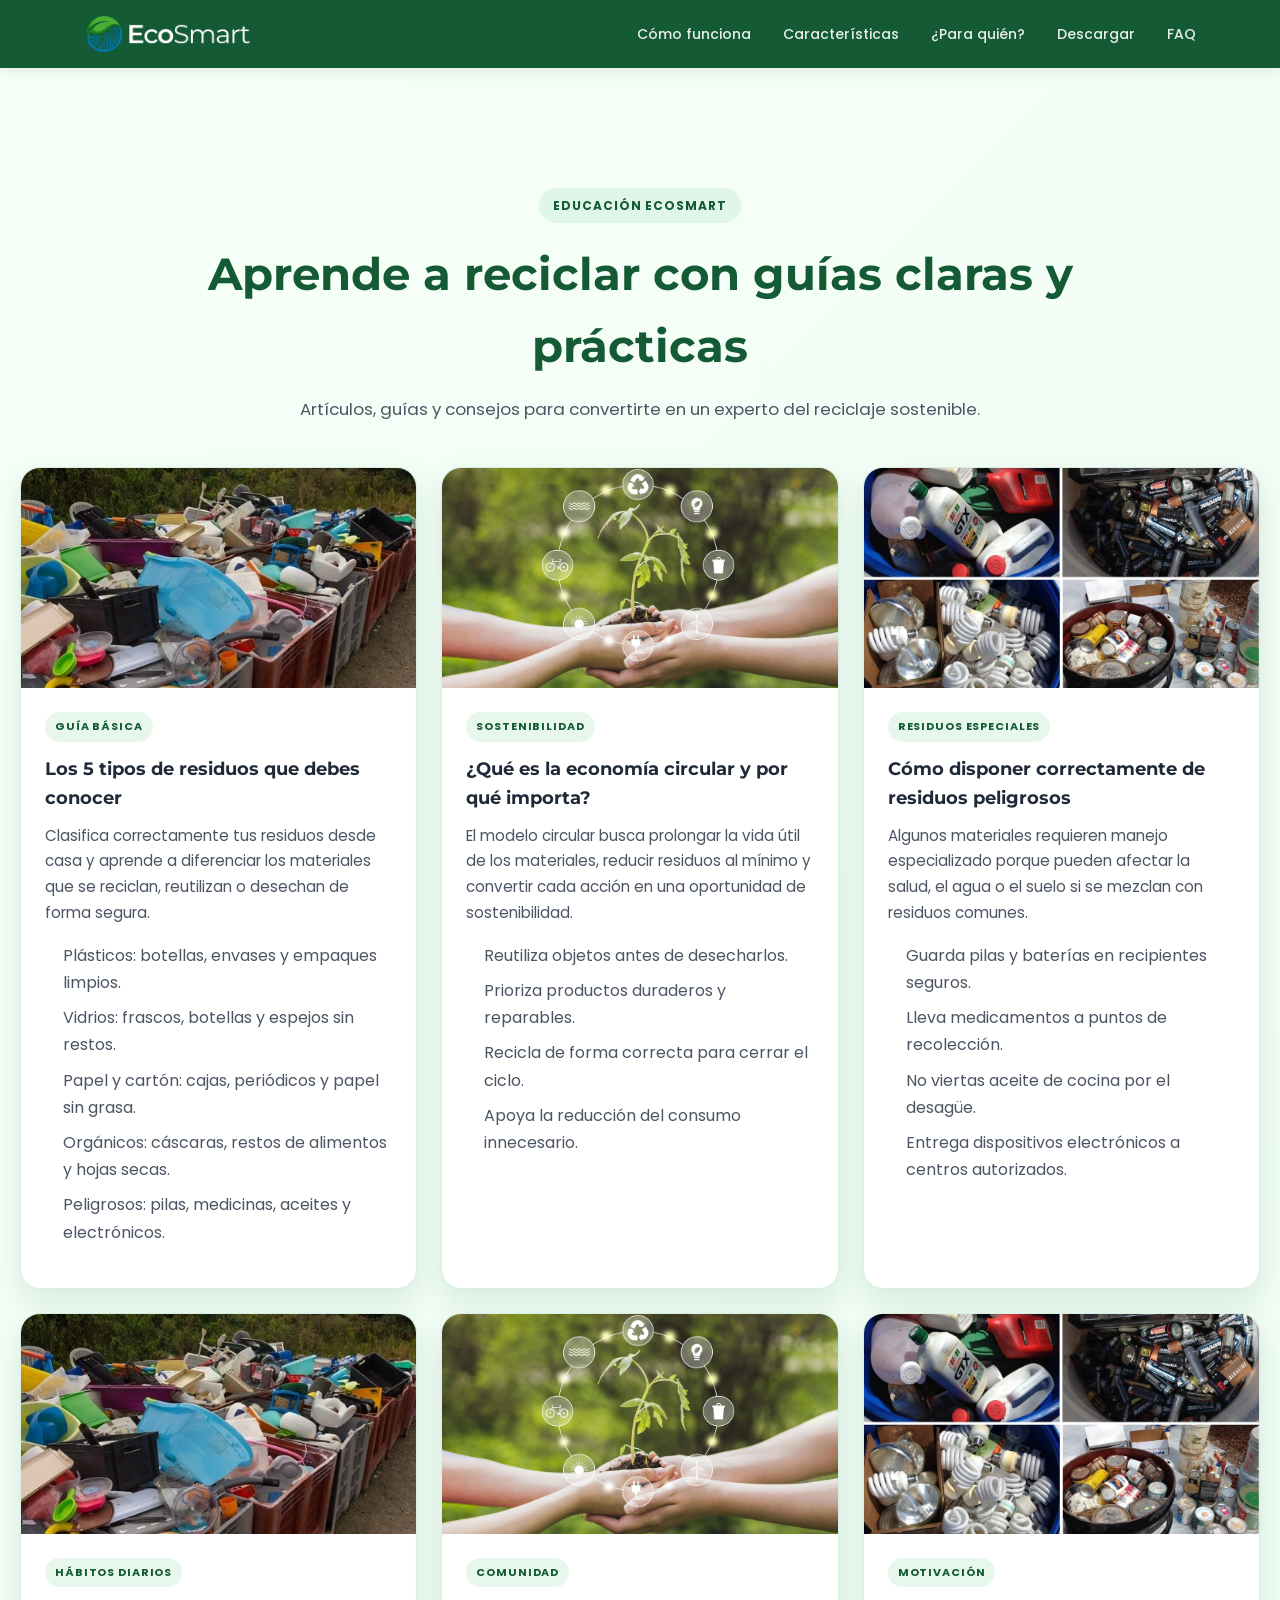
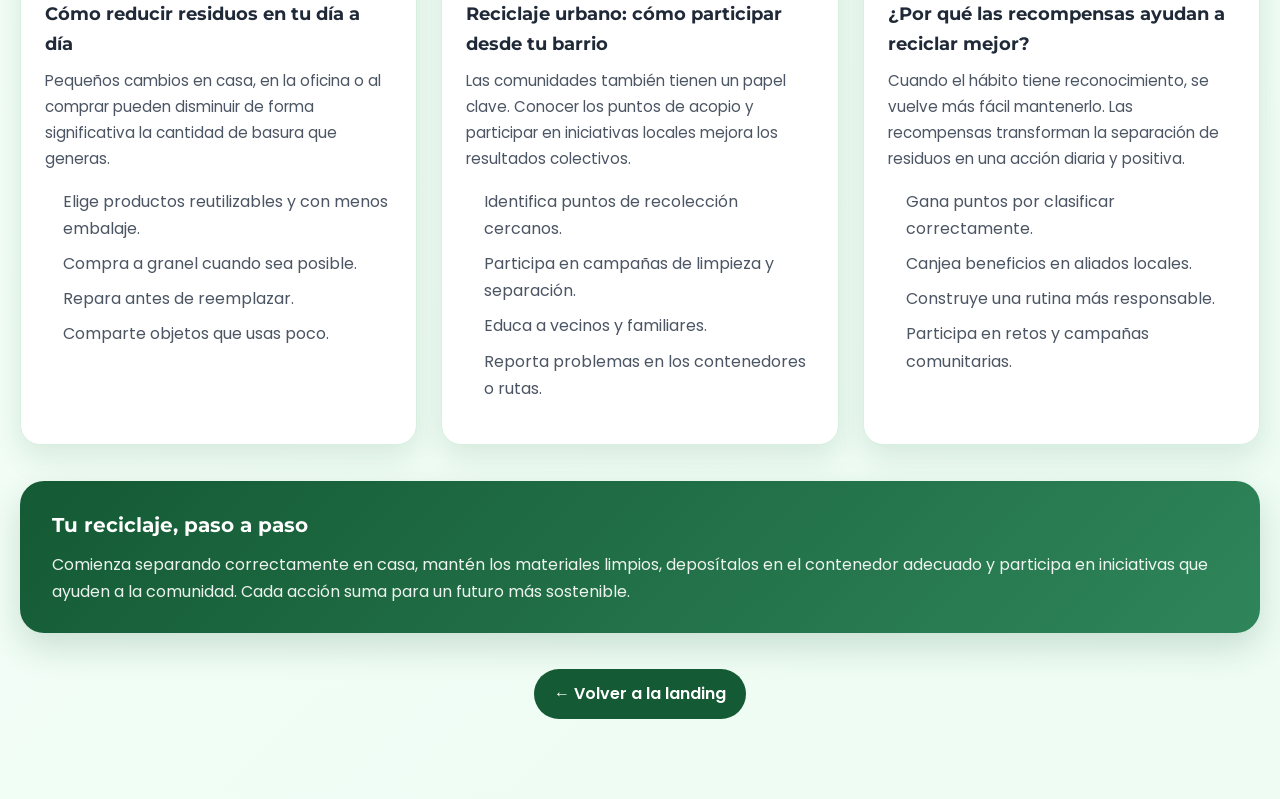
<file: aprendizaje.html>
<!DOCTYPE html>
<html lang="es">
<head>
  <meta charset="UTF-8" />
  <meta name="viewport" content="width=device-width, initial-scale=1.0" />
  <title>EcoSmart | Aprendizaje</title>
  <link rel="preconnect" href="https://fonts.googleapis.com" />
  <link rel="preconnect" href="https://fonts.gstatic.com" crossorigin />
  <link href="https://fonts.googleapis.com/css2?family=Montserrat:wght@400;500;600;700;800&family=Poppins:wght@400;500;600&display=swap" rel="stylesheet" />
  <link rel="icon" type="image/png" href="favicon.png" />
  <link rel="stylesheet" href="assets/css/style.css" />
  <link rel="stylesheet" href="assets/css/aprendizaje.css" />
</head>
<body>
  <header class="navbar" id="navbar">
    <div class="navbar__inner container">
      <a href="index.html" class="navbar__logo">
        <img src="assets/images/logoEcosmart_dark.png" alt="EcoSmart logo" class="navbar__logo-img" />
      </a>
      <nav class="navbar__nav" aria-label="Navegación principal">
        <ul class="navbar__list">
          <li><a href="index.html#como-funciona" class="navbar__link">Cómo funciona</a></li>
          <li><a href="index.html#caracteristicas" class="navbar__link">Características</a></li>
          <li><a href="index.html#para-quien" class="navbar__link">¿Para quién?</a></li>
          <li><a href="index.html#descargar" class="navbar__link">Descargar</a></li>
          <li><a href="faq.html" class="navbar__link">FAQ</a></li>
        </ul>
      </nav>
    </div>
  </header>

  <main class="learning-page">
    <section class="learning-hero">
      <span class="learning-hero__eyebrow">Educación EcoSmart</span>
      <h1>Aprende a reciclar con guías claras y prácticas</h1>
      <p>Artículos, guías y consejos para convertirte en un experto del reciclaje sostenible.</p>
    </section>

    <section class="learning-grid" aria-label="Guías educativas">
      <article class="learning-panel" id="guia-basica">
        <img src="assets/images/edu1.jpg" alt="Clasificación de residuos" class="learning-panel__img" />
        <div class="learning-panel__body">
          <span class="learning-panel__tag">Guía básica</span>
          <h2>Los 5 tipos de residuos que debes conocer</h2>
          <p>Clasifica correctamente tus residuos desde casa y aprende a diferenciar los materiales que se reciclan, reutilizan o desechan de forma segura.</p>
          <ul>
            <li>Plásticos: botellas, envases y empaques limpios.</li>
            <li>Vidrios: frascos, botellas y espejos sin restos.</li>
            <li>Papel y cartón: cajas, periódicos y papel sin grasa.</li>
            <li>Orgánicos: cáscaras, restos de alimentos y hojas secas.</li>
            <li>Peligrosos: pilas, medicinas, aceites y electrónicos.</li>
          </ul>
        </div>
      </article>

      <article class="learning-panel" id="economia-circular">
        <img src="assets/images/edu2.jpg" alt="Economía circular" class="learning-panel__img" />
        <div class="learning-panel__body">
          <span class="learning-panel__tag">Sostenibilidad</span>
          <h2>¿Qué es la economía circular y por qué importa?</h2>
          <p>El modelo circular busca prolongar la vida útil de los materiales, reducir residuos al mínimo y convertir cada acción en una oportunidad de sostenibilidad.</p>
          <ul>
            <li>Reutiliza objetos antes de desecharlos.</li>
            <li>Prioriza productos duraderos y reparables.</li>
            <li>Recicla de forma correcta para cerrar el ciclo.</li>
            <li>Apoya la reducción del consumo innecesario.</li>
          </ul>
        </div>
      </article>

      <article class="learning-panel" id="residuos-peligrosos">
        <img src="assets/images/edu3.jpg" alt="Residuos peligrosos" class="learning-panel__img" />
        <div class="learning-panel__body">
          <span class="learning-panel__tag">Residuos especiales</span>
          <h2>Cómo disponer correctamente de residuos peligrosos</h2>
          <p>Algunos materiales requieren manejo especializado porque pueden afectar la salud, el agua o el suelo si se mezclan con residuos comunes.</p>
          <ul>
            <li>Guarda pilas y baterías en recipientes seguros.</li>
            <li>Lleva medicamentos a puntos de recolección.</li>
            <li>No viertas aceite de cocina por el desagüe.</li>
            <li>Entrega dispositivos electrónicos a centros autorizados.</li>
          </ul>
      </article>

      <article class="learning-panel" id="como-reducir">
        <img src="assets/images/edu1.jpg" alt="Reducir residuos" class="learning-panel__img" />
        <div class="learning-panel__body">
          <span class="learning-panel__tag">Hábitos diarios</span>
          <h2>Cómo reducir residuos en tu día a día</h2>
          <p>Pequeños cambios en casa, en la oficina o al comprar pueden disminuir de forma significativa la cantidad de basura que generas.</p>
          <ul>
            <li>Elige productos reutilizables y con menos embalaje.</li>
            <li>Compra a granel cuando sea posible.</li>
            <li>Repara antes de reemplazar.</li>
            <li>Comparte objetos que usas poco.</li>
          </ul>
      </article>

      <article class="learning-panel" id="reciclaje-urbano">
        <img src="assets/images/edu2.jpg" alt="Reciclaje urbano" class="learning-panel__img" />
        <div class="learning-panel__body">
          <span class="learning-panel__tag">Comunidad</span>
          <h2>Reciclaje urbano: cómo participar desde tu barrio</h2>
          <p>Las comunidades también tienen un papel clave. Conocer los puntos de acopio y participar en iniciativas locales mejora los resultados colectivos.</p>
          <ul>
            <li>Identifica puntos de recolección cercanos.</li>
            <li>Participa en campañas de limpieza y separación.</li>
            <li>Educa a vecinos y familiares.</li>
            <li>Reporta problemas en los contenedores o rutas.</li>
          </ul>
      </article>

      <article class="learning-panel" id="recompensas">
        <img src="assets/images/edu3.jpg" alt="Recompensas por reciclar" class="learning-panel__img" />
        <div class="learning-panel__body">
          <span class="learning-panel__tag">Motivación</span>
          <h2>¿Por qué las recompensas ayudan a reciclar mejor?</h2>
          <p>Cuando el hábito tiene reconocimiento, se vuelve más fácil mantenerlo. Las recompensas transforman la separación de residuos en una acción diaria y positiva.</p>
          <ul>
            <li>Gana puntos por clasificar correctamente.</li>
            <li>Canjea beneficios en aliados locales.</li>
            <li>Construye una rutina más responsable.</li>
            <li>Participa en retos y campañas comunitarias.</li>
          </ul>
        </div>
      </article>
    </section>

    <section class="learning-highlight" aria-label="Resumen educativo">
      <div class="learning-highlight__card">
        <h3>Tu reciclaje, paso a paso</h3>
        <p>Comienza separando correctamente en casa, mantén los materiales limpios, deposítalos en el contenedor adecuado y participa en iniciativas que ayuden a la comunidad. Cada acción suma para un futuro más sostenible.</p>
      </div>
    </section>

    <div class="learning-back">
      <a href="index.html">← Volver a la landing</a>
    </div>
  </main>
</body>
</html>
</file>
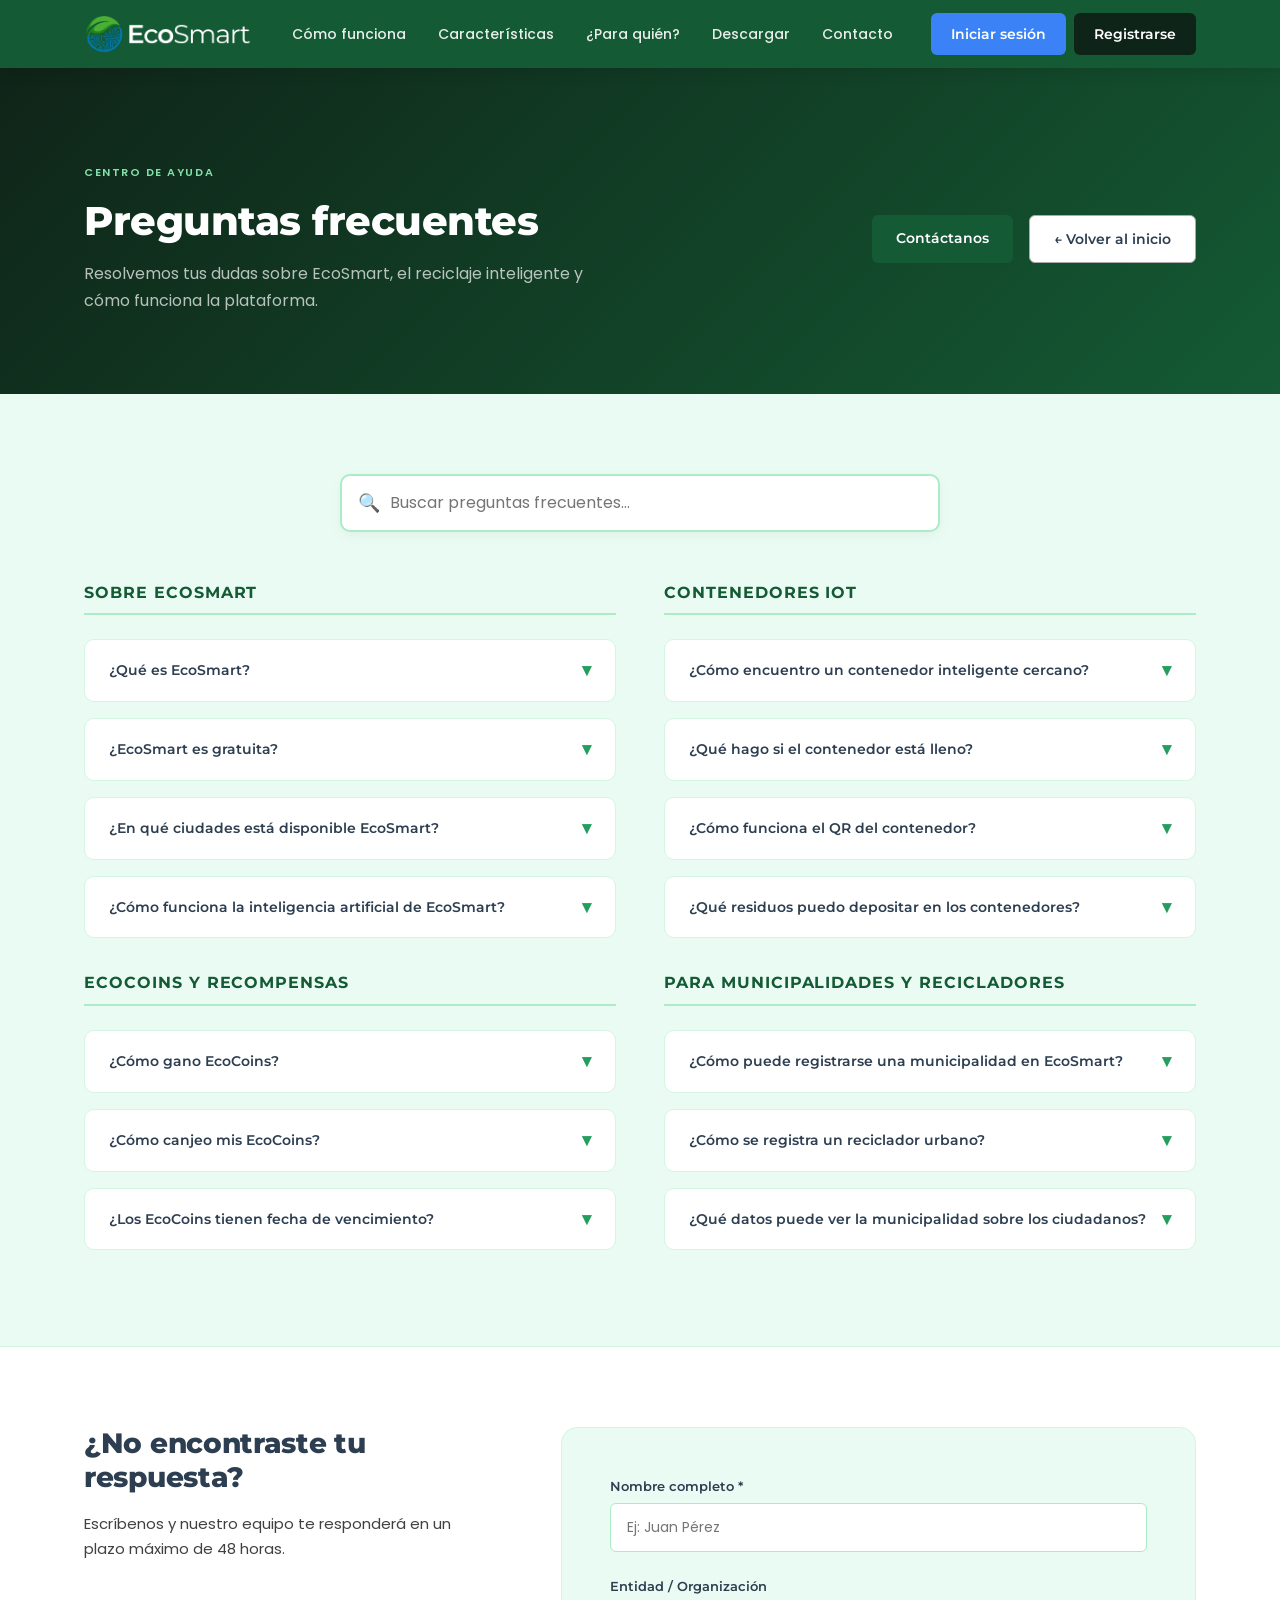
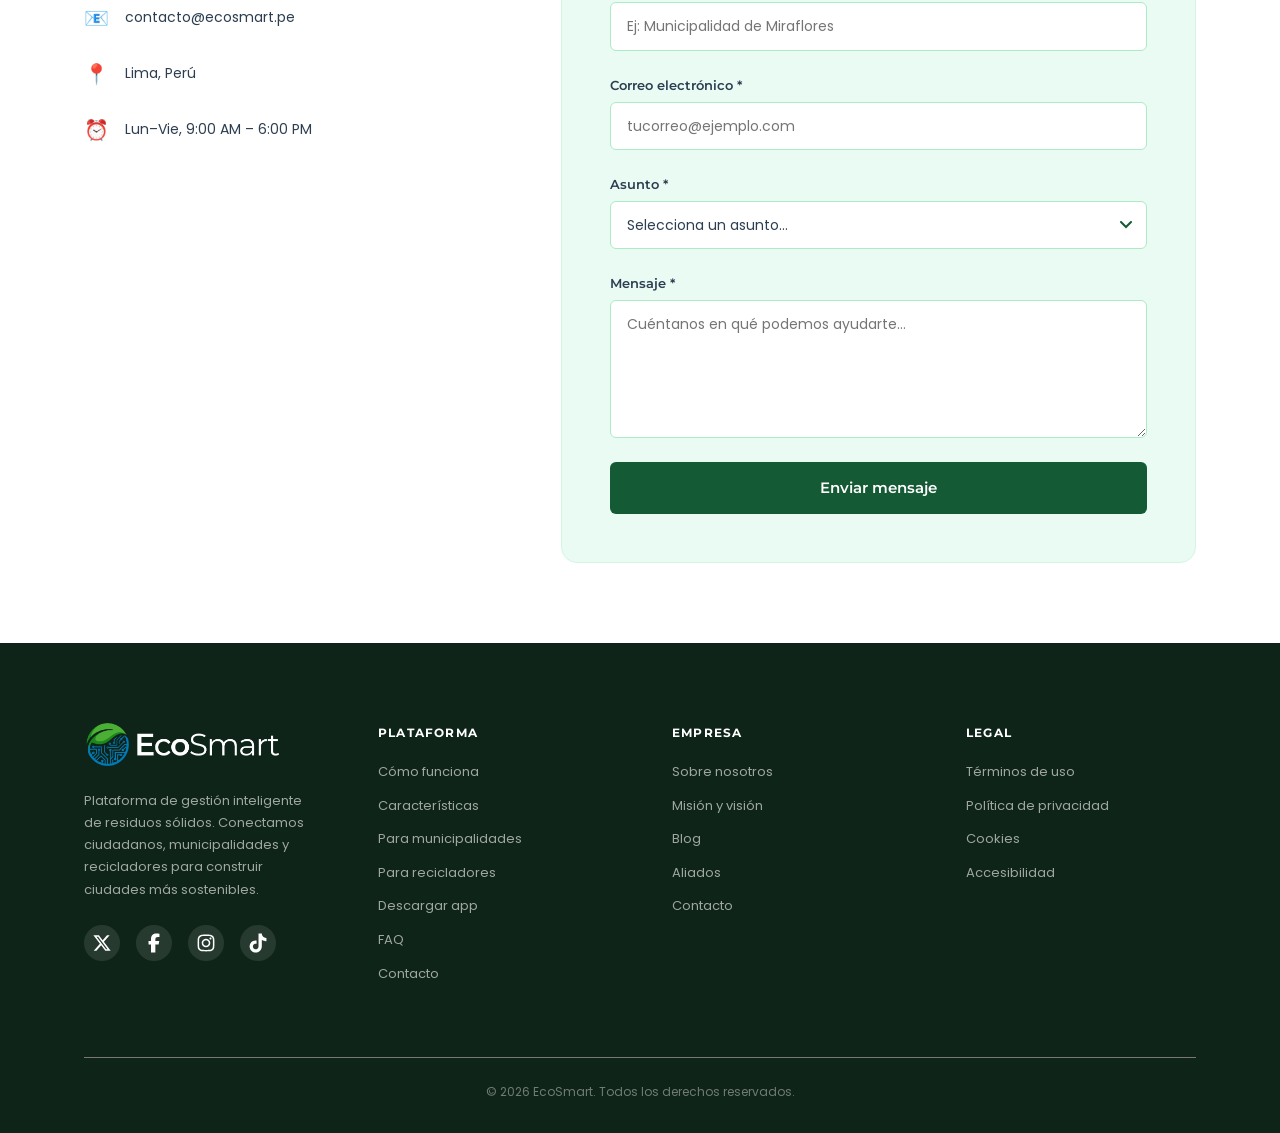
<file: faq.html>
<!DOCTYPE html>
<html lang="es">
<head>
  <meta charset="UTF-8" />
  <meta name="viewport" content="width=device-width, initial-scale=1.0" />
  <title>EcoSmart | Preguntas Frecuentes y Contacto</title>
  <link rel="preconnect" href="https://fonts.googleapis.com" />
  <link rel="preconnect" href="https://fonts.gstatic.com" crossorigin />
  <link href="https://fonts.googleapis.com/css2?family=Montserrat:wght@400;500;600;700;800&family=Poppins:wght@400;500;600&display=swap" rel="stylesheet" />
<link rel="icon" type="image/png" href="favicon.png" />
<link rel="stylesheet" href="assets/css/style.css" />
<link rel="stylesheet" href="assets/css/faq.css" />
</head>
<body>

  <header class="navbar" id="navbar">
    <div class="navbar__inner container">
      <a href="index.html" class="navbar__logo">
        <img src="assets/images/logoEcosmart_dark.png" alt="EcoSmart logo" class="navbar__logo-img" />
      </a>
      <nav class="navbar__nav" id="navLinks" aria-label="Navegación principal">
        <ul class="navbar__list">
          <li><a href="index.html#como-funciona" class="navbar__link">Cómo funciona</a></li>
          <li><a href="index.html#caracteristicas" class="navbar__link">Características</a></li>
          <li><a href="index.html#para-quien" class="navbar__link">¿Para quién?</a></li>
          <li><a href="index.html#descargar" class="navbar__link">Descargar</a></li>
          <li><a href="#contacto" class="navbar__link">Contacto</a></li>
        </ul>
      </nav>
      <div class="navbar__actions">
        <a href="#" class="btn btn--login">Iniciar sesión</a>
        <a href="#" class="btn btn--register">Registrarse</a>
      </div>
      <button class="navbar__hamburger" id="hamburgerBtn" aria-label="Abrir menú" aria-expanded="false">
        <span></span><span></span><span></span>
      </button>
    </div>
    <div class="navbar__mobile-menu" id="mobileMenu" aria-hidden="true">
      <ul class="navbar__mobile-list">
        <li><a href="index.html#como-funciona" class="navbar__mobile-link">Cómo funciona</a></li>
        <li><a href="index.html#caracteristicas" class="navbar__mobile-link">Características</a></li>
        <li><a href="index.html#para-quien" class="navbar__mobile-link">¿Para quién?</a></li>
        <li><a href="index.html#descargar" class="navbar__mobile-link">Descargar</a></li>
        <li><a href="#contacto" class="navbar__mobile-link">Contacto</a></li>
      </ul>
      <div class="navbar__mobile-actions">
        <a href="#" class="btn btn--login btn--full">Iniciar sesión</a>
        <a href="#" class="btn btn--register btn--full">Registrarse</a>
      </div>
    </div>
  </header>

  <section class="faq-hero">
    <div class="container faq-hero__inner">
      <div>
        <p class="faq-hero__label">Centro de ayuda</p>
        <h1 class="faq-hero__title">Preguntas frecuentes</h1>
        <p class="faq-hero__sub">Resolvemos tus dudas sobre EcoSmart, el reciclaje inteligente y cómo funciona la plataforma.</p>
      </div>
      <div class="faq-hero__actions">
        <a href="#contacto" class="btn btn--primary">Contáctanos</a>
        <a href="index.html" class="btn btn--white">← Volver al inicio</a>
      </div>
    </div>
  </section>

  <section class="seccion-faq" id="faq">
    <div class="container">
      <!-- Buscador de FAQ -->
      <div class="faq__search-container">
        <span class="faq__search-icon">🔍</span>
        <input 
          type="text" 
          id="faqSearchInput" 
          class="faq__search-input" 
          placeholder="Buscar preguntas frecuentes..." 
          aria-label="Buscar preguntas frecuentes" 
        />
      </div>

      <!-- Mensaje de no resultados -->
      <div class="faq__no-results" id="faqNoResults" style="display: none;">
        <span class="faq__no-results-icon">🔍</span>
        <p>No se encontraron preguntas frecuentes que coincidan con tu búsqueda.</p>
      </div>

      <div class="faq__grid">

        <div class="faq__col">
          <h2 class="faq__col-title">Sobre EcoSmart</h2>

          <div class="faq__item">
            <button class="faq__question" aria-expanded="false">
              ¿Qué es EcoSmart?
              <span class="faq__chevron">▾</span>
            </button>
            <div class="faq__answer">
              <p>EcoSmart es una plataforma de gestión inteligente de residuos sólidos que combina inteligencia artificial, contenedores IoT y un sistema de recompensas para ayudarte a reciclar mejor y contribuir al cuidado del medio ambiente.</p>
            </div>
          </div>

          <div class="faq__item">
            <button class="faq__question" aria-expanded="false">
              ¿EcoSmart es gratuita?
              <span class="faq__chevron">▾</span>
            </button>
            <div class="faq__answer">
              <p>Sí, la plataforma es completamente gratuita para ciudadanos. Solo necesitas crear una cuenta para empezar a clasificar residuos, ganar EcoCoins y canjear recompensas.</p>
            </div>
          </div>

          <div class="faq__item">
            <button class="faq__question" aria-expanded="false">
              ¿En qué ciudades está disponible EcoSmart?
              <span class="faq__chevron">▾</span>
            </button>
            <div class="faq__answer">
              <p>Actualmente EcoSmart opera en varios distritos de Lima Metropolitana. Estamos en proceso de expansión a otras ciudades del Perú. ¡Pronto llegaremos a tu ciudad!</p>
            </div>
          </div>

          <div class="faq__item">
            <button class="faq__question" aria-expanded="false">
              ¿Cómo funciona la inteligencia artificial de EcoSmart?
              <span class="faq__chevron">▾</span>
            </button>
            <div class="faq__answer">
              <p>Nuestra IA analiza la foto que tomas de un residuo y lo clasifica en una de las categorías: plástico, vidrio, papel, orgánico, metal o residuo peligroso. El modelo tiene una precisión superior al 90% y mejora continuamente con la retroalimentación de los usuarios.</p>
            </div>
          </div>

          <h2 class="faq__col-title" style="margin-top: 32px;">EcoCoins y Recompensas</h2>

          <div class="faq__item">
            <button class="faq__question" aria-expanded="false">
              ¿Cómo gano EcoCoins?
              <span class="faq__chevron">▾</span>
            </button>
            <div class="faq__answer">
              <p>Ganas EcoCoins por cada acción sostenible: clasificar un residuo con IA (+10 puntos), depositar un residuo en un contenedor inteligente (+15 puntos), completar retos semanales (variable) y participar en campañas comunitarias (variable).</p>
            </div>
          </div>

          <div class="faq__item">
            <button class="faq__question" aria-expanded="false">
              ¿Cómo canjeo mis EcoCoins?
              <span class="faq__chevron">▾</span>
            </button>
            <div class="faq__answer">
              <p>Accede a la sección "Tienda de Recompensas" en la app, elige el beneficio que quieras, confirma el canje y recibirás un código QR válido para usar en el comercio aliado correspondiente.</p>
            </div>
          </div>

          <div class="faq__item">
            <button class="faq__question" aria-expanded="false">
              ¿Los EcoCoins tienen fecha de vencimiento?
              <span class="faq__chevron">▾</span>
            </button>
            <div class="faq__answer">
              <p>Los EcoCoins no vencen mientras tu cuenta esté activa. Sin embargo, los códigos de canje generados sí tienen una vigencia de 48 horas desde el momento del canje.</p>
            </div>
          </div>
        </div>

        <div class="faq__col">
          <h2 class="faq__col-title">Contenedores IoT</h2>

          <div class="faq__item">
            <button class="faq__question" aria-expanded="false">
              ¿Cómo encuentro un contenedor inteligente cercano?
              <span class="faq__chevron">▾</span>
            </button>
            <div class="faq__answer">
              <p>En la sección "Mapa" de la app o en el landing page puedes ver todos los contenedores disponibles en tu zona, con su nivel de llenado en tiempo real, el tipo de residuos que aceptan y la distancia desde tu ubicación.</p>
            </div>
          </div>

          <div class="faq__item">
            <button class="faq__question" aria-expanded="false">
              ¿Qué hago si el contenedor está lleno?
              <span class="faq__chevron">▾</span>
            </button>
            <div class="faq__answer">
              <p>La app te notificará si un contenedor está a punto de llenarse antes de que llegues. Si ya está lleno, el mapa te mostrará automáticamente la alternativa más cercana con capacidad disponible.</p>
            </div>
          </div>

          <div class="faq__item">
            <button class="faq__question" aria-expanded="false">
              ¿Cómo funciona el QR del contenedor?
              <span class="faq__chevron">▾</span>
            </button>
            <div class="faq__answer">
              <p>Cada contenedor tiene un código QR único. Al depositar tu residuo, escanea el QR con la app y el sensor del contenedor confirmará el depósito automáticamente. Esto registra tu actividad y suma los EcoCoins correspondientes.</p>
            </div>
          </div>

          <div class="faq__item">
            <button class="faq__question" aria-expanded="false">
              ¿Qué residuos puedo depositar en los contenedores?
              <span class="faq__chevron">▾</span>
            </button>
            <div class="faq__answer">
              <p>Cada contenedor está etiquetado con el tipo de residuo que acepta. En el mapa puedes ver exactamente qué materiales acepta cada contenedor antes de ir. Para residuos peligrosos (pilas, medicamentos, aceite), existen puntos de acopio especializados.</p>
            </div>
          </div>

          <h2 class="faq__col-title" style="margin-top: 32px;">Para Municipalidades y Recicladores</h2>

          <div class="faq__item">
            <button class="faq__question" aria-expanded="false">
              ¿Cómo puede registrarse una municipalidad en EcoSmart?
              <span class="faq__chevron">▾</span>
            </button>
            <div class="faq__answer">
              <p>Las municipalidades pueden solicitar acceso institucional a través del formulario de contacto en esta página. Nuestro equipo validará los datos y activará la cuenta en un plazo máximo de 48 horas.</p>
            </div>
          </div>

          <div class="faq__item">
            <button class="faq__question" aria-expanded="false">
              ¿Cómo se registra un reciclador urbano?
              <span class="faq__chevron">▾</span>
            </button>
            <div class="faq__answer">
              <p>Los recicladores pueden descargarse la app, seleccionar "Soy reciclador" en el registro, completar su perfil con zona de operación y materiales que recolectan. La verificación tarda hasta 24 horas. Una vez activos, aparecerán en el mapa para los ciudadanos.</p>
            </div>
          </div>

          <div class="faq__item">
            <button class="faq__question" aria-expanded="false">
              ¿Qué datos puede ver la municipalidad sobre los ciudadanos?
              <span class="faq__chevron">▾</span>
            </button>
            <div class="faq__answer">
              <p>Las municipalidades solo acceden a datos agregados y anonimizados: total de residuos clasificados por zona, tipo de materiales predominantes y estadísticas de uso de contenedores. No se comparten datos personales de los ciudadanos sin consentimiento explícito.</p>
            </div>
          </div>
        </div>

      </div>
    </div>
  </section>

  <section class="seccion-contacto" id="contacto">
    <div class="container">
      <div class="contacto__inner">
        <div class="contacto__info">
          <h2 class="contacto__title">¿No encontraste tu respuesta?</h2>
          <p class="contacto__sub">Escríbenos y nuestro equipo te responderá en un plazo máximo de 48 horas.</p>
          <ul class="contacto__datos">
            <li>
              <span class="contacto__dato-icon">📧</span>
              <span>contacto@ecosmart.pe</span>
            </li>
            <li>
              <span class="contacto__dato-icon">📍</span>
              <span>Lima, Perú</span>
            </li>
            <li>
              <span class="contacto__dato-icon">⏰</span>
              <span>Lun–Vie, 9:00 AM – 6:00 PM</span>
            </li>
          </ul>
        </div>

        <div class="contacto__form-wrapper">
          <form class="contacto__form" id="contactForm" novalidate>
            <div class="form__group">
              <label class="form__label" for="nombre">Nombre completo *</label>
              <input class="form__input" type="text" id="nombre" name="nombre" placeholder="Ej: Juan Pérez" required />
              <span class="form__error">Este campo es obligatorio.</span>
            </div>
            <div class="form__group">
              <label class="form__label" for="entidad">Entidad / Organización</label>
              <input class="form__input" type="text" id="entidad" name="entidad" placeholder="Ej: Municipalidad de Miraflores" />
            </div>
            <div class="form__group">
              <label class="form__label" for="correo">Correo electrónico *</label>
              <input class="form__input" type="email" id="correo" name="correo" placeholder="tucorreo@ejemplo.com" required />
              <span class="form__error">Ingresa un correo válido.</span>
            </div>
            <div class="form__group">
              <label class="form__label" for="asunto">Asunto *</label>
              <select class="form__input form__select" id="asunto" name="asunto" required>
                <option value="">Selecciona un asunto…</option>
                <option value="ciudadano">Consulta general (ciudadano)</option>
                <option value="municipalidad">Registro institucional (municipalidad)</option>
                <option value="reciclador">Registro como reciclador urbano</option>
                <option value="soporte">Soporte técnico</option>
                <option value="alianza">Propuesta de alianza comercial</option>
                <option value="otro">Otro</option>
              </select>
              <span class="form__error">Selecciona un asunto.</span>
            </div>
            <div class="form__group">
              <label class="form__label" for="mensaje">Mensaje *</label>
              <textarea class="form__input form__textarea" id="mensaje" name="mensaje" placeholder="Cuéntanos en qué podemos ayudarte…" required rows="5"></textarea>
              <span class="form__error">Este campo es obligatorio.</span>
            </div>
            <button type="submit" class="btn btn--primary btn--full" style="font-size:15px; padding:14px;">
              Enviar mensaje
            </button>
          </form>

          <div class="form__success" id="formSuccess" style="display:none;">
            <span class="form__success-icon">✅</span>
            <h3>¡Mensaje enviado con éxito!</h3>
            <p>Gracias por contactarnos. Nuestro equipo te responderá en un plazo máximo de <strong>48 horas</strong> al correo que nos indicaste.</p>
            <a href="index.html" class="btn btn--primary" style="margin-top:24px;">Volver al inicio</a>
          </div>
        </div>
      </div>
    </div>
  </section>

  <footer class="footer">
    <div class="container">
      <div class="footer__grid">
        <div class="footer__brand">
          <img src="assets/images/logoEcosmart_dark.png" alt="EcoSmart logo">
          <p class=" footer__brand-desc">
            Plataforma de gestión inteligente de residuos sólidos.
            Conectamos ciudadanos, municipalidades y
            recicladores para construir ciudades más
            sostenibles.
          </p>
          <div class="footer__social">
            <a href="https://x.com/" class="footer__social-link" aria-label="X-(twitter)">
              <svg xmlns="http://www.w3.org/2000/svg" viewBox="0 0 640 640" fill="#fff">
                <path
                  d="M453.2 112L523.8 112L369.6 288.2L551 528L409 528L297.7 382.6L170.5 528L99.8 528L264.7 339.5L90.8 112L236.4 112L336.9 244.9L453.2 112zM428.4 485.8L467.5 485.8L215.1 152L173.1 152L428.4 485.8z" />
              </svg>
            </a>
            <a href="https://www.facebook.com/" class="footer__social-link" aria-label="Facebook">
              <svg xmlns="http://www.w3.org/2000/svg" viewBox="0 0 640 640" fill="#fff">
                <path
                  d="M240 363.3L240 576L356 576L356 363.3L442.5 363.3L460.5 265.5L356 265.5L356 230.9C356 179.2 376.3 159.4 428.7 159.4C445 159.4 458.1 159.8 465.7 160.6L465.7 71.9C451.4 68 416.4 64 396.2 64C289.3 64 240 114.5 240 223.4L240 265.5L174 265.5L174 363.3L240 363.3z" />
              </svg>
            </a>
            <a href="https://www.instagram.com/" class="footer__social-link" aria-label="Instagram">
              <svg xmlns="http://www.w3.org/2000/svg" viewBox="0 0 640 640" fill="#fff">
                <path
                  d="M320.3 205C256.8 204.8 205.2 256.2 205 319.7C204.8 383.2 256.2 434.8 319.7 435C383.2 435.2 434.8 383.8 435 320.3C435.2 256.8 383.8 205.2 320.3 205zM319.7 245.4C360.9 245.2 394.4 278.5 394.6 319.7C394.8 360.9 361.5 394.4 320.3 394.6C279.1 394.8 245.6 361.5 245.4 320.3C245.2 279.1 278.5 245.6 319.7 245.4zM413.1 200.3C413.1 185.5 425.1 173.5 439.9 173.5C454.7 173.5 466.7 185.5 466.7 200.3C466.7 215.1 454.7 227.1 439.9 227.1C425.1 227.1 413.1 215.1 413.1 200.3zM542.8 227.5C541.1 191.6 532.9 159.8 506.6 133.6C480.4 107.4 448.6 99.2 412.7 97.4C375.7 95.3 264.8 95.3 227.8 97.4C192 99.1 160.2 107.3 133.9 133.5C107.6 159.7 99.5 191.5 97.7 227.4C95.6 264.4 95.6 375.3 97.7 412.3C99.4 448.2 107.6 480 133.9 506.2C160.2 532.4 191.9 540.6 227.8 542.4C264.8 544.5 375.7 544.5 412.7 542.4C448.6 540.7 480.4 532.5 506.6 506.2C532.8 480 541 448.2 542.8 412.3C544.9 375.3 544.9 264.5 542.8 227.5zM495 452C487.2 471.6 472.1 486.7 452.4 494.6C422.9 506.3 352.9 503.6 320.3 503.6C287.7 503.6 217.6 506.2 188.2 494.6C168.6 486.8 153.5 471.7 145.6 452C133.9 422.5 136.6 352.5 136.6 319.9C136.6 287.3 134 217.2 145.6 187.8C153.4 168.2 168.5 153.1 188.2 145.2C217.7 133.5 287.7 136.2 320.3 136.2C352.9 136.2 423 133.6 452.4 145.2C472 153 487.1 168.1 495 187.8C506.7 217.3 504 287.3 504 319.9C504 352.5 506.7 422.6 495 452z" />
              </svg>
            </a>
            <a href="https://tiktok.com/" class="footer__social-link" aria-label="Tik Tok">
              <svg xmlns="http://www.w3.org/2000/svg" viewBox="0 0 640 640" fill="#fff">
                <path
                  d="M544.5 273.9C500.5 274 457.5 260.3 421.7 234.7L421.7 413.4C421.7 446.5 411.6 478.8 392.7 506C373.8 533.2 347.1 554 316.1 565.6C285.1 577.2 251.3 579.1 219.2 570.9C187.1 562.7 158.3 545 136.5 520.1C114.7 495.2 101.2 464.1 97.5 431.2C93.8 398.3 100.4 365.1 116.1 336C131.8 306.9 156.1 283.3 185.7 268.3C215.3 253.3 248.6 247.8 281.4 252.3L281.4 342.2C266.4 337.5 250.3 337.6 235.4 342.6C220.5 347.6 207.5 357.2 198.4 369.9C189.3 382.6 184.4 398 184.5 413.8C184.6 429.6 189.7 444.8 199 457.5C208.3 470.2 221.4 479.6 236.4 484.4C251.4 489.2 267.5 489.2 282.4 484.3C297.3 479.4 310.4 469.9 319.6 457.2C328.8 444.5 333.8 429.1 333.8 413.4L333.8 64L421.8 64C421.7 71.4 422.4 78.9 423.7 86.2C426.8 102.5 433.1 118.1 442.4 131.9C451.7 145.7 463.7 157.5 477.6 166.5C497.5 179.6 520.8 186.6 544.6 186.6L544.6 274z" />
              </svg>
            </a>
          </div>
        </div>
        <div class="footer__col">
          <h4 class="footer__col-title">PLATAFORMA</h4>
          <ul class="footer__col-list">
            <li><a href="#como-funciona">Cómo funciona</a></li>
            <li><a href="#caracteristicas">Características</a></li>
            <li><a href="#para-quien">Para municipalidades</a></li>
            <li><a href="#para-quien">Para recicladores</a></li>
            <li><a href="#descargar">Descargar app</a></li>
            <li><a href="faq.html">FAQ</a></li>
            <li><a href="faq.html#contacto">Contacto</a></li>
          </ul>
        </div>
        <div class="footer__col">
          <h4 class="footer__col-title">EMPRESA</h4>
          <ul class="footer__col-list">
            <li><a href="#">Sobre nosotros</a></li>
            <li><a href="#">Misión y visión</a></li>
            <li><a href="#">Blog</a></li>
            <li><a href="#">Aliados</a></li>
            <li><a href="#">Contacto</a></li>
          </ul>
        </div>
        <div class="footer__col">
          <h4 class="footer__col-title">LEGAL</h4>
          <ul class="footer__col-list">
            <li><a href="#">Términos de uso</a></li>
            <li><a href="#">Política de privacidad</a></li>
            <li><a href="#">Cookies</a></li>
            <li><a href="#">Accesibilidad</a></li>
          </ul>
        </div>

      </div>

      <div class="footer__bottom">
        <p>© 2026 EcoSmart. Todos los derechos reservados.</p>
      </div>
    </div>
  </footer>


  <script src="assets/js/main.js"></script>
</body>
</html>
</file>
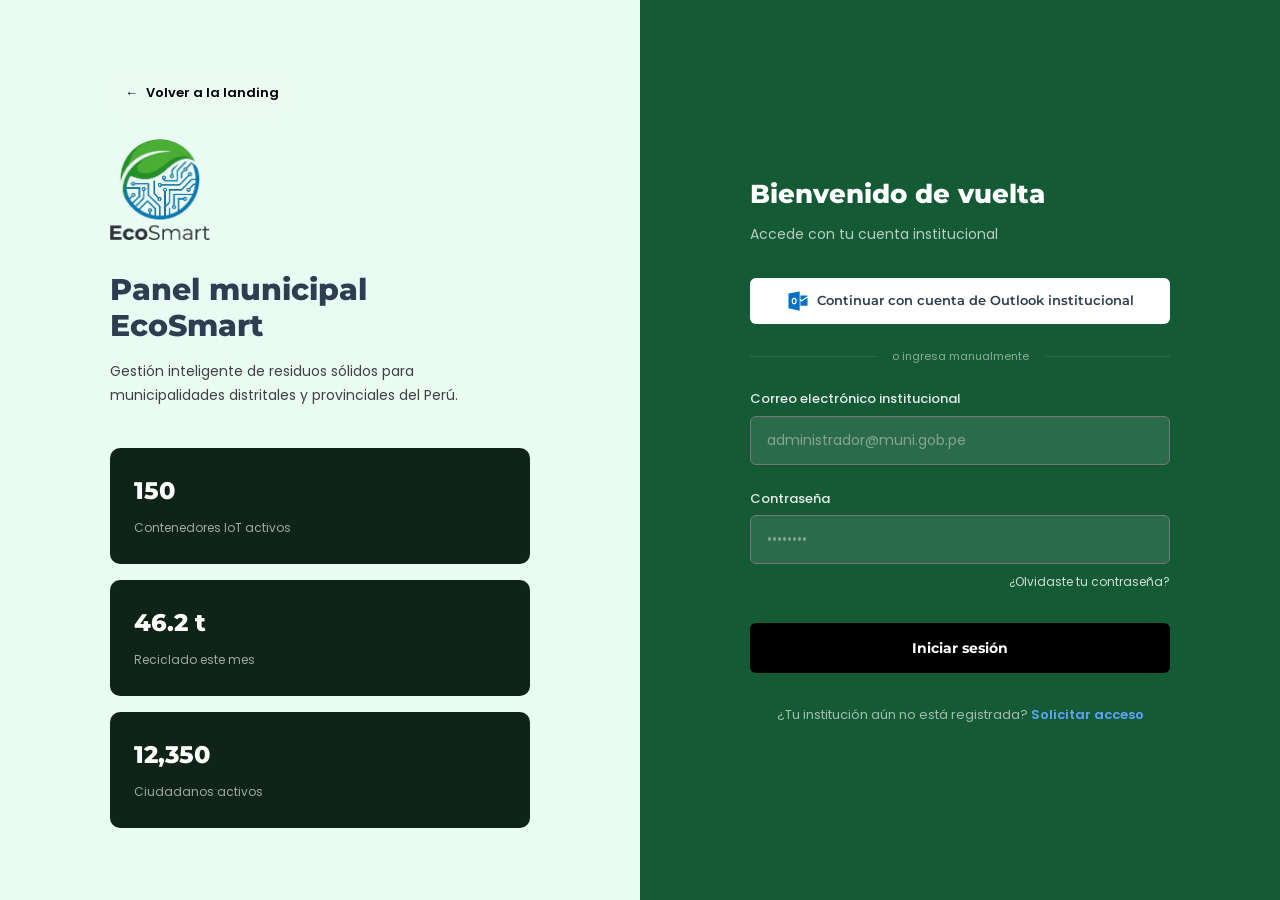
<file: municipal-alertas.html>
<!DOCTYPE html>
<html lang="es">
<head>
  <meta charset="UTF-8" />
  <meta name="viewport" content="width=device-width, initial-scale=1.0" />
  <title>EcoSmart | Panel Municipal — Centro de Notificaciones</title>
  <link rel="preconnect" href="https://fonts.googleapis.com" />
  <link rel="preconnect" href="https://fonts.gstatic.com" crossorigin />
  <link href="https://fonts.googleapis.com/css2?family=Montserrat:wght@400;500;600;700;800&family=Poppins:wght@400;500;600&display=swap" rel="stylesheet" />
  <link rel="icon" type="image/png" href="favicon.png" />
  <link rel="stylesheet" href="assets/css/style.css" />
  <link rel="stylesheet" href="assets/css/dashboard.css" />
  <link rel="stylesheet" href="assets/css/rutas-not.css" />
</head>
<body class="dash-body">

  <div class="dash-layout">
      <aside class="dash-sidebar">
        <div class="dash-sidebar__brand">
          <img src="assets/images/logoEcosmart_white.png" width="100" alt="EcoSmart logo" />
        </div>

        <nav class="dash-sidebar__nav">
          <p class="dash-sidebar__section-label">Principal</p>
          <ul class="dash-sidebar__list">
            <li>
              <a href="municipal-dashboard.html" class="dash-sidebar__link">
                <svg viewBox="0 -0.5 25 25" width="30" fill="none" xmlns="http://www.w3.org/2000/svg"><g id="SVGRepo_bgCarrier" stroke-width="0"></g><g id="SVGRepo_tracerCarrier" stroke-linecap="round" stroke-linejoin="round"></g><g id="SVGRepo_iconCarrier"> <path fill-rule="evenodd" clip-rule="evenodd" d="M9.918 10.0005H7.082C6.66587 9.99708 6.26541 10.1591 5.96873 10.4509C5.67204 10.7427 5.50343 11.1404 5.5 11.5565V17.4455C5.5077 18.3117 6.21584 19.0078 7.082 19.0005H9.918C10.3341 19.004 10.7346 18.842 11.0313 18.5502C11.328 18.2584 11.4966 17.8607 11.5 17.4445V11.5565C11.4966 11.1404 11.328 10.7427 11.0313 10.4509C10.7346 10.1591 10.3341 9.99708 9.918 10.0005Z" stroke="#fff" stroke-width="1.5" stroke-linecap="round" stroke-linejoin="round"></path> <path fill-rule="evenodd" clip-rule="evenodd" d="M9.918 4.0006H7.082C6.23326 3.97706 5.52559 4.64492 5.5 5.4936V6.5076C5.52559 7.35629 6.23326 8.02415 7.082 8.0006H9.918C10.7667 8.02415 11.4744 7.35629 11.5 6.5076V5.4936C11.4744 4.64492 10.7667 3.97706 9.918 4.0006Z" stroke="#fff" stroke-width="1.5" stroke-linecap="round" stroke-linejoin="round"></path> <path fill-rule="evenodd" clip-rule="evenodd" d="M15.082 13.0007H17.917C18.3333 13.0044 18.734 12.8425 19.0309 12.5507C19.3278 12.2588 19.4966 11.861 19.5 11.4447V5.55666C19.4966 5.14054 19.328 4.74282 19.0313 4.45101C18.7346 4.1592 18.3341 3.9972 17.918 4.00066H15.082C14.6659 3.9972 14.2654 4.1592 13.9687 4.45101C13.672 4.74282 13.5034 5.14054 13.5 5.55666V11.4447C13.5034 11.8608 13.672 12.2585 13.9687 12.5503C14.2654 12.8421 14.6659 13.0041 15.082 13.0007Z" stroke="#fff" stroke-width="1.5" stroke-linecap="round" stroke-linejoin="round"></path> <path fill-rule="evenodd" clip-rule="evenodd" d="M15.082 19.0006H17.917C18.7661 19.0247 19.4744 18.3567 19.5 17.5076V16.4936C19.4744 15.6449 18.7667 14.9771 17.918 15.0006H15.082C14.2333 14.9771 13.5256 15.6449 13.5 16.4936V17.5066C13.525 18.3557 14.2329 19.0241 15.082 19.0006Z" stroke="#fff" stroke-width="1.5" stroke-linecap="round" stroke-linejoin="round"></path> </g></svg>
                Dashboard
              </a>
            </li>
            
            <li>
              <a href="municipal-estadisticas.html" class="dash-sidebar__link">
                <svg viewBox="0 0 24 24" width="25" fill="none" xmlns="http://www.w3.org/2000/svg"><g id="SVGRepo_bgCarrier" stroke-width="0"></g><g id="SVGRepo_tracerCarrier" stroke-linecap="round" stroke-linejoin="round"></g><g id="SVGRepo_iconCarrier"> <path d="M10 9H14V19H10V9Z" stroke="#fff" stroke-width="2" stroke-linecap="round" stroke-linejoin="round"></path> <path d="M17 5H21V19H17V5Z" stroke="#fff" stroke-width="2" stroke-linecap="round" stroke-linejoin="round"></path> <path d="M3 14H7V19H3V14Z" stroke="#fff" stroke-width="2" stroke-linecap="round" stroke-linejoin="round"></path> </g></svg>
                Estadísticas
              </a>
            </li>
            <li>
              <a href="municipal-rutas.html" class="dash-sidebar__link">
                <svg viewBox="0 0 16 16" width="25" fill="none" xmlns="http://www.w3.org/2000/svg"><g id="SVGRepo_bgCarrier" stroke-width="0"></g><g id="SVGRepo_tracerCarrier" stroke-linecap="round" stroke-linejoin="round"></g><g id="SVGRepo_iconCarrier"> <path d="M5 3C5 4.10457 4.10457 5 3 5C1.89543 5 1 4.10457 1 3C1 1.89543 1.89543 1 3 1C4.10457 1 5 1.89543 5 3Z" fill="#fff"></path> <path d="M15 13C15 14.1046 14.1046 15 13 15C11.8954 15 11 14.1046 11 13C11 11.8954 11.8954 11 13 11C14.1046 11 15 11.8954 15 13Z" fill="#fff"></path> <path d="M9 4.5C9 3.67157 9.67157 3 10.5 3C11.3284 3 12 3.67157 12 4.5V9H14V4.5C14 2.567 12.433 1 10.5 1C8.567 1 7 2.567 7 4.5V11.5C7 12.3284 6.32843 13 5.5 13C4.67157 13 4 12.3284 4 11.5V7H2V11.5C2 13.433 3.567 15 5.5 15C7.433 15 9 13.433 9 11.5V4.5Z" fill="#fff"></path> </g></svg>
                Rutas
              </a>
            </li>
          </ul>

          <p class="dash-sidebar__section-label">Gestión</p>
          <ul class="dash-sidebar__list">
            <li>
              <a href="municipal-usuarios.html" class="dash-sidebar__link">
                <svg viewBox="0 0 24 24" width="25" fill="none" xmlns="http://www.w3.org/2000/svg"><g id="SVGRepo_bgCarrier" stroke-width="0"></g><g id="SVGRepo_tracerCarrier" stroke-linecap="round" stroke-linejoin="round"></g><g id="SVGRepo_iconCarrier"> <path d="M13 20V18C13 15.2386 10.7614 13 8 13C5.23858 13 3 15.2386 3 18V20H13ZM13 20H21V19C21 16.0545 18.7614 14 16 14C14.5867 14 13.3103 14.6255 12.4009 15.6311M11 7C11 8.65685 9.65685 10 8 10C6.34315 10 5 8.65685 5 7C5 5.34315 6.34315 4 8 4C9.65685 4 11 5.34315 11 7ZM18 9C18 10.1046 17.1046 11 16 11C14.8954 11 14 10.1046 14 9C14 7.89543 14.8954 7 16 7C17.1046 7 18 7.89543 18 9Z" stroke="#fff" stroke-width="2" stroke-linecap="round" stroke-linejoin="round"></path> </g></svg>
                Usuarios y roles
              </a>
            </li>
          </ul>

          <p class="dash-sidebar__section-label">Sistema</p>
          <ul class="dash-sidebar__list">
            <li>
              <a href="municipal-alertas.html" class="dash-sidebar__link is-active">
                <svg viewBox="-1 0 30 30" width="20" version="1.1" xmlns="http://www.w3.org/2000/svg" xmlns:xlink="http://www.w3.org/1999/xlink" xmlns:sketch="http://www.bohemiancoding.com/sketch/ns" fill="#000000"><g id="SVGRepo_bgCarrier" stroke-width="0"></g><g id="SVGRepo_tracerCarrier" stroke-linecap="round" stroke-linejoin="round"></g><g id="SVGRepo_iconCarrier"> <title>alert</title> <desc>Created with Sketch Beta.</desc> <defs> </defs> <g id="Page-1" stroke="none" stroke-width="1" fill="none" fill-rule="evenodd" sketch:type="MSPage"> <g id="Icon-Set" sketch:type="MSLayerGroup" transform="translate(-362.000000, -880.000000)" fill="#fff"> <path d="M365,904 L368,898 L368,890 C368,885.582 371.582,882 376,882 C380.418,882 384,885.582 384,890 L384,898 L387,904 L365,904 L365,904 Z M376,908 C374.695,908 373.597,907.163 373.184,906 L378.816,906 C378.403,907.163 377.305,908 376,908 L376,908 Z M386,898 L386,890 C386,884.478 381.522,880 376,880 C370.478,880 366,884.478 366,890 L366,898 L362,906 L371.101,906 C371.564,908.282 373.581,910 376,910 C378.419,910 380.436,908.282 380.899,906 L390,906 L386,898 L386,898 Z" id="alert" sketch:type="MSShapeGroup"> </path> </g> </g> </g></svg>
                Alertas
                <span class="dash-sidebar__dot" aria-label="Alertas nuevas"></span>
              </a>
            </li>
            <li>
              <a href="municipal-configuracion.html" class="dash-sidebar__link">
                <svg viewBox="-0.5 0 25 25" width="25" fill="none" xmlns="http://www.w3.org/2000/svg"><g id="SVGRepo_bgCarrier" stroke-width="0"></g><g id="SVGRepo_tracerCarrier" stroke-linecap="round" stroke-linejoin="round"></g><g id="SVGRepo_iconCarrier"> <path d="M18.8887 10.25C18.5395 10.2462 18.1974 10.151 17.8964 9.97387C17.5954 9.79677 17.3461 9.54393 17.1731 9.24053C17.0002 8.93714 16.9097 8.59372 16.9107 8.2445C16.9117 7.89528 17.0041 7.55241 17.1787 7.24999L17.2987 7.03997C17.4297 6.81781 17.5133 6.57097 17.5443 6.31493C17.5753 6.0589 17.553 5.79924 17.4788 5.55224C17.4046 5.30524 17.2801 5.07626 17.1132 4.87969C16.9462 4.68312 16.7404 4.52317 16.5087 4.40996V4.40996C16.0227 4.17652 15.467 4.13332 14.9507 4.28875C14.4345 4.44418 13.995 4.78704 13.7187 5.24999V5.24999C13.5404 5.54389 13.2894 5.78686 12.9899 5.9555C12.6903 6.12413 12.3524 6.21276 12.0087 6.21276C11.665 6.21276 11.327 6.12413 11.0275 5.9555C10.728 5.78686 10.4769 5.54389 10.2987 5.24999C10.0224 4.78704 9.58291 4.44418 9.06665 4.28875C8.5504 4.13332 7.99469 4.17652 7.5087 4.40996V4.40996C7.27697 4.52317 7.07116 4.68312 6.90421 4.87969C6.73726 5.07626 6.61277 5.30524 6.53858 5.55224C6.46438 5.79924 6.44209 6.0589 6.47309 6.31493C6.50408 6.57097 6.5877 6.81781 6.71869 7.03997L6.83869 7.24999C7.01332 7.55241 7.10571 7.89528 7.10669 8.2445C7.10767 8.59372 7.01721 8.93714 6.84427 9.24053C6.67134 9.54393 6.42196 9.79677 6.12097 9.97387C5.81999 10.151 5.4779 10.2462 5.12869 10.25C4.64217 10.238 4.16698 10.3979 3.78659 10.7015C3.40621 11.005 3.14493 11.4329 3.04868 11.91C2.99868 12.1996 3.01314 12.4967 3.09101 12.7801C3.16887 13.0635 3.30826 13.3263 3.49921 13.5497C3.69016 13.7731 3.92799 13.9516 4.1958 14.0727C4.46362 14.1937 4.75481 14.2543 5.04868 14.25H5.1687C5.5179 14.2538 5.86 14.349 6.16098 14.5261C6.46196 14.7032 6.71131 14.9561 6.88425 15.2595C7.05718 15.5628 7.14768 15.9063 7.1467 16.2555C7.14572 16.6047 7.05333 16.9476 6.87869 17.25L6.82868 17.33C6.56685 17.7935 6.4956 18.3407 6.62998 18.8558C6.76435 19.3709 7.0938 19.8135 7.54868 20.09V20.09C8.00218 20.351 8.53992 20.4239 9.04654 20.293C9.55316 20.1622 9.98834 19.838 10.2587 19.39L10.2787 19.25C10.457 18.9561 10.708 18.7131 11.0075 18.5445C11.307 18.3759 11.6449 18.2872 11.9887 18.2872C12.3324 18.2872 12.6704 18.3759 12.9699 18.5445C13.2694 18.7131 13.5204 18.9561 13.6987 19.25L13.7687 19.39C14.0391 19.8407 14.4761 20.1668 14.9851 20.2978C15.4942 20.4288 16.0343 20.3542 16.4887 20.09C16.9367 19.8197 17.2609 19.3845 17.3917 18.8779C17.5226 18.3712 17.4497 17.8335 17.1887 17.38L17.1287 17.27C16.9541 16.9676 16.8617 16.6247 16.8607 16.2754C16.8597 15.9262 16.9502 15.5829 17.1231 15.2795C17.296 14.9761 17.5454 14.7232 17.8464 14.5461C18.1474 14.369 18.4895 14.2738 18.8387 14.27H18.9587C19.2525 14.2743 19.5438 14.2138 19.8116 14.0927C20.0794 13.9717 20.3172 13.793 20.5082 13.5696C20.6991 13.3462 20.8385 13.0835 20.9164 12.8001C20.9942 12.5167 21.0087 12.2196 20.9587 11.93C20.8669 11.451 20.6088 11.0198 20.2301 10.7124C19.8514 10.405 19.3763 10.2413 18.8887 10.25V10.25Z" stroke="#fff" stroke-width="1.5" stroke-linecap="round" stroke-linejoin="round"></path> <path d="M12 14.79C13.3807 14.79 14.5 13.6707 14.5 12.29C14.5 10.9093 13.3807 9.78998 12 9.78998C10.6193 9.78998 9.5 10.9093 9.5 12.29C9.5 13.6707 10.6193 14.79 12 14.79Z" stroke="#fff" stroke-width="1.5" stroke-linecap="round" stroke-linejoin="round"></path> </g></svg>
                Configuración
              </a>
            </li>
          </ul>
        </nav>

        <a href="municipal-login.html" class="dash-sidebar__logout">
          <svg viewBox="0 0 24 24" fill="none" width="20" xmlns="http://www.w3.org/2000/svg"><g id="SVGRepo_bgCarrier" stroke-width="0"></g><g id="SVGRepo_tracerCarrier" stroke-linecap="round" stroke-linejoin="round"></g><g id="SVGRepo_iconCarrier"> <path d="M21 12L13 12" stroke="#fff" stroke-width="2" stroke-linecap="round" stroke-linejoin="round"></path> <path d="M18 15L20.913 12.087V12.087C20.961 12.039 20.961 11.961 20.913 11.913V11.913L18 9" stroke="#fff" stroke-width="2" stroke-linecap="round" stroke-linejoin="round"></path> <path d="M16 5V4.5V4.5C16 3.67157 15.3284 3 14.5 3H5C3.89543 3 3 3.89543 3 5V19C3 20.1046 3.89543 21 5 21H14.5C15.3284 21 16 20.3284 16 19.5V19.5V19" stroke="#fff" stroke-width="2" stroke-linecap="round" stroke-linejoin="round"></path> </g></svg>
          Salir
        </a>
      </aside>

      <main class="dash-main">

        <div class="dash-header">
          <h1 class="dash-header__title">Centro de Notificaciones</h1>
        </div>

        <div class="dash-filters dash-filters--no-search">
          <button type="button" class="dash-chip dash-chip--solid is-active">Todas</button>
          <button type="button" class="dash-chip dash-chip--solid">No leídas</button>
          <button type="button" class="dash-chip dash-chip--solid">Cuenta</button>
          <button type="button" class="dash-chip dash-chip--solid">IoT/Técnico</button>
          <button type="button" class="dash-chip dash-chip--solid">Reportes</button>
        </div>

        <div class="dash-notif-grid">

          <div class="dash-inbox-card">
            <div class="dash-inbox-card__header">
              <h2 class="dash-inbox-card__title">Bandeja de notificaciones</h2>
              <span class="dash-inbox-card__badge">Notificaciones<br />0</span>
            </div>
            <div class="dash-inbox-card__body">
              <p class="dash-inbox-card__empty">No hay notificaciones en esta bandeja.</p>
            </div>
          </div>

          <div class="dash-notif-side">

            <div class="dash-card dash-card--bar">
              <div class="dash-card-header-bar">Preferencias de notificación</div>

              <div class="dash-setting-row">
                <div class="dash-setting-row__text">
                  <span class="dash-setting-row__label">Alertas IoT críticas</span>
                  <span class="dash-setting-row__desc">Contenedores en desborde o falla</span>
                </div>
                <label class="dash-toggle">
                  <input type="checkbox" checked />
                  <span class="dash-toggle__track"></span>
                </label>
              </div>

              <div class="dash-setting-row">
                <div class="dash-setting-row__text">
                  <span class="dash-setting-row__label">Estado de cuenta institucional</span>
                  <span class="dash-setting-row__desc">Aprobaciones y actualizaciones</span>
                </div>
                <label class="dash-toggle">
                  <input type="checkbox" checked />
                  <span class="dash-toggle__track"></span>
                </label>
              </div>

              <div class="dash-setting-row">
                <div class="dash-setting-row__text">
                  <span class="dash-setting-row__label">Incidencias técnicas resueltas</span>
                  <span class="dash-setting-row__desc">Resolución de fallos en sensores</span>
                </div>
                <label class="dash-toggle">
                  <input type="checkbox" checked />
                  <span class="dash-toggle__track"></span>
                </label>
              </div>

              <div class="dash-setting-row">
                <div class="dash-setting-row__text">
                  <span class="dash-setting-row__label">Reportes disponibles</span>
                  <span class="dash-setting-row__desc">Nuevos reportes generados</span>
                </div>
                <label class="dash-toggle">
                  <input type="checkbox" />
                  <span class="dash-toggle__track"></span>
                </label>
              </div>

              <div class="dash-setting-row">
                <div class="dash-setting-row__text">
                  <span class="dash-setting-row__label">Cambios de usuarios/roles</span>
                  <span class="dash-setting-row__desc">Alta, edición o baja de cuentas</span>
                </div>
                <label class="dash-toggle">
                  <input type="checkbox" />
                  <span class="dash-toggle__track"></span>
                </label>
              </div>
            </div>

            <div class="dash-card dash-card--bar">
              <div class="dash-card-header-bar">Canal de envío</div>

              <div class="dash-setting-row">
                <div class="dash-setting-row__text">
                  <span class="dash-setting-row__label">Correo electrónico</span>
                  <span class="dash-setting-row__desc" id="adminEmailAlerts">jperez@muni-miraflores.gob.pe</span>
                </div>
              </div>

              <div class="dash-setting-row">
                <div class="dash-setting-row__text">
                  <span class="dash-setting-row__label">Notificación en plataforma</span>
                  <span class="dash-setting-row__desc">Banner en panel de control</span>
                </div>
                <label class="dash-toggle">
                  <input type="checkbox" checked />
                  <span class="dash-toggle__track"></span>
                </label>
              </div>
            </div>

          </div>

        </div>

      </main>

  </div>

  <script src="assets/js/main.js"></script>
</body>
</html>
</file>
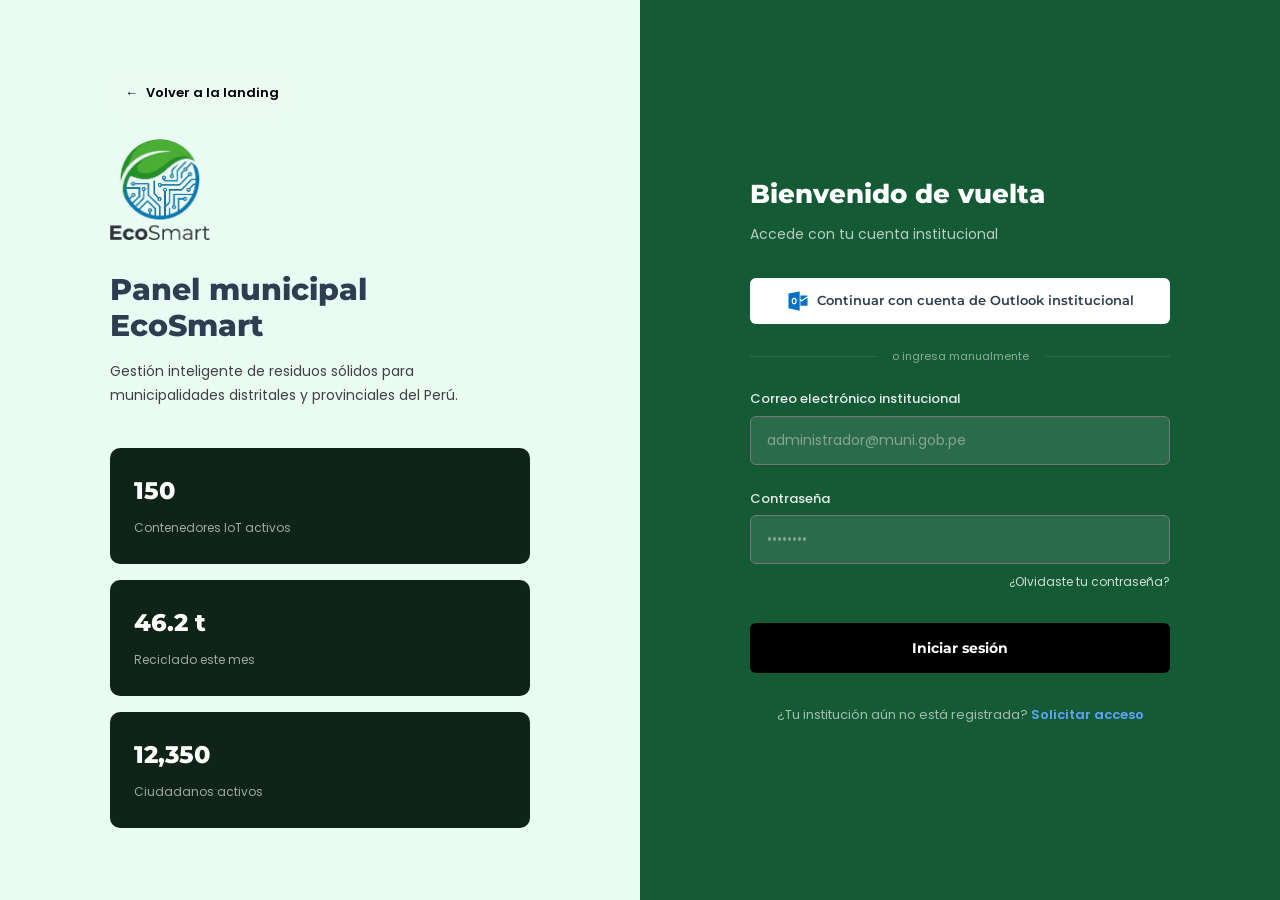
<file: municipal-configuracion.html>
<!DOCTYPE html>
<html lang="es">

<head>
  <meta charset="UTF-8" />
  <meta name="viewport" content="width=device-width, initial-scale=1.0" />
  <title>EcoSmart | Panel Municipal — Configuración del Sistema</title>
  <link rel="preconnect" href="https://fonts.googleapis.com" />
  <link rel="preconnect" href="https://fonts.gstatic.com" crossorigin />
  <link
    href="https://fonts.googleapis.com/css2?family=Montserrat:wght@400;500;600;700;800&family=Poppins:wght@400;500;600&display=swap"
    rel="stylesheet" />
  <link rel="icon" type="image/png" href="favicon.png" />
  <link rel="stylesheet" href="assets/css/style.css" />
  <link rel="stylesheet" href="assets/css/dashboard.css" />
  <link rel="stylesheet" href="assets/css/settings.css" />
</head>

<body class="dash-body">

  <div class="dash-layout">

    <aside class="dash-sidebar">
      <div class="dash-sidebar__brand">
        <img src="assets/images/logoEcosmart_white.png" width="100" alt="EcoSmart logo" />
      </div>

      <nav class="dash-sidebar__nav">
        <p class="dash-sidebar__section-label">Principal</p>
        <ul class="dash-sidebar__list">
          <li>
            <a href="municipal-dashboard.html" class="dash-sidebar__link">
              <svg viewBox="0 -0.5 25 25" width="30" fill="none" xmlns="http://www.w3.org/2000/svg">
                <g id="SVGRepo_bgCarrier" stroke-width="0"></g>
                <g id="SVGRepo_tracerCarrier" stroke-linecap="round" stroke-linejoin="round"></g>
                <g id="SVGRepo_iconCarrier">
                  <path fill-rule="evenodd" clip-rule="evenodd"
                    d="M9.918 10.0005H7.082C6.66587 9.99708 6.26541 10.1591 5.96873 10.4509C5.67204 10.7427 5.50343 11.1404 5.5 11.5565V17.4455C5.5077 18.3117 6.21584 19.0078 7.082 19.0005H9.918C10.3341 19.004 10.7346 18.842 11.0313 18.5502C11.328 18.2584 11.4966 17.8607 11.5 17.4445V11.5565C11.4966 11.1404 11.328 10.7427 11.0313 10.4509C10.7346 10.1591 10.3341 9.99708 9.918 10.0005Z"
                    stroke="#fff" stroke-width="1.5" stroke-linecap="round" stroke-linejoin="round"></path>
                  <path fill-rule="evenodd" clip-rule="evenodd"
                    d="M9.918 4.0006H7.082C6.23326 3.97706 5.52559 4.64492 5.5 5.4936V6.5076C5.52559 7.35629 6.23326 8.02415 7.082 8.0006H9.918C10.7667 8.02415 11.4744 7.35629 11.5 6.5076V5.4936C11.4744 4.64492 10.7667 3.97706 9.918 4.0006Z"
                    stroke="#fff" stroke-width="1.5" stroke-linecap="round" stroke-linejoin="round"></path>
                  <path fill-rule="evenodd" clip-rule="evenodd"
                    d="M15.082 13.0007H17.917C18.3333 13.0044 18.734 12.8425 19.0309 12.5507C19.3278 12.2588 19.4966 11.861 19.5 11.4447V5.55666C19.4966 5.14054 19.328 4.74282 19.0313 4.45101C18.7346 4.1592 18.3341 3.9972 17.918 4.00066H15.082C14.6659 3.9972 14.2654 4.1592 13.9687 4.45101C13.672 4.74282 13.5034 5.14054 13.5 5.55666V11.4447C13.5034 11.8608 13.672 12.2585 13.9687 12.5503C14.2654 12.8421 14.6659 13.0041 15.082 13.0007Z"
                    stroke="#fff" stroke-width="1.5" stroke-linecap="round" stroke-linejoin="round"></path>
                  <path fill-rule="evenodd" clip-rule="evenodd"
                    d="M15.082 19.0006H17.917C18.7661 19.0247 19.4744 18.3567 19.5 17.5076V16.4936C19.4744 15.6449 18.7667 14.9771 17.918 15.0006H15.082C14.2333 14.9771 13.5256 15.6449 13.5 16.4936V17.5066C13.525 18.3557 14.2329 19.0241 15.082 19.0006Z"
                    stroke="#fff" stroke-width="1.5" stroke-linecap="round" stroke-linejoin="round"></path>
                </g>
              </svg>
              Dashboard
            </a>
          </li>
          <li>
            <a href="municipal-estadisticas.html" class="dash-sidebar__link">
              <svg viewBox="0 0 24 24" width="25" fill="none" xmlns="http://www.w3.org/2000/svg">
                <g id="SVGRepo_bgCarrier" stroke-width="0"></g>
                <g id="SVGRepo_tracerCarrier" stroke-linecap="round" stroke-linejoin="round"></g>
                <g id="SVGRepo_iconCarrier">
                  <path d="M10 9H14V19H10V9Z" stroke="#fff" stroke-width="2" stroke-linecap="round"
                    stroke-linejoin="round"></path>
                  <path d="M17 5H21V19H17V5Z" stroke="#fff" stroke-width="2" stroke-linecap="round"
                    stroke-linejoin="round"></path>
                  <path d="M3 14H7V19H3V14Z" stroke="#fff" stroke-width="2" stroke-linecap="round"
                    stroke-linejoin="round"></path>
                </g>
              </svg>
              Estadísticas
            </a>
          </li>
          <li>
            <a href="municipal-rutas.html" class="dash-sidebar__link">
              <svg viewBox="0 0 16 16" width="25" fill="none" xmlns="http://www.w3.org/2000/svg">
                <g id="SVGRepo_bgCarrier" stroke-width="0"></g>
                <g id="SVGRepo_tracerCarrier" stroke-linecap="round" stroke-linejoin="round"></g>
                <g id="SVGRepo_iconCarrier">
                  <path
                    d="M5 3C5 4.10457 4.10457 5 3 5C1.89543 5 1 4.10457 1 3C1 1.89543 1.89543 1 3 1C4.10457 1 5 1.89543 5 3Z"
                    fill="#fff"></path>
                  <path
                    d="M15 13C15 14.1046 14.1046 15 13 15C11.8954 15 11 14.1046 11 13C11 11.8954 11.8954 11 13 11C14.1046 11 15 11.8954 15 13Z"
                    fill="#fff"></path>
                  <path
                    d="M9 4.5C9 3.67157 9.67157 3 10.5 3C11.3284 3 12 3.67157 12 4.5V9H14V4.5C14 2.567 12.433 1 10.5 1C8.567 1 7 2.567 7 4.5V11.5C7 12.3284 6.32843 13 5.5 13C4.67157 13 4 12.3284 4 11.5V7H2V11.5C2 13.433 3.567 15 5.5 15C7.433 15 9 13.433 9 11.5V4.5Z"
                    fill="#fff"></path>
                </g>
              </svg>
              Rutas
            </a>
          </li>
        </ul>

        <p class="dash-sidebar__section-label">Gestión</p>
        <ul class="dash-sidebar__list">
          <li>
            <a href="municipal-usuarios.html" class="dash-sidebar__link">
              <svg viewBox="0 0 24 24" width="25" fill="none" xmlns="http://www.w3.org/2000/svg">
                <g id="SVGRepo_bgCarrier" stroke-width="0"></g>
                <g id="SVGRepo_tracerCarrier" stroke-linecap="round" stroke-linejoin="round"></g>
                <g id="SVGRepo_iconCarrier">
                  <path
                    d="M13 20V18C13 15.2386 10.7614 13 8 13C5.23858 13 3 15.2386 3 18V20H13ZM13 20H21V19C21 16.0545 18.7614 14 16 14C14.5867 14 13.3103 14.6255 12.4009 15.6311M11 7C11 8.65685 9.65685 10 8 10C6.34315 10 5 8.65685 5 7C5 5.34315 6.34315 4 8 4C9.65685 4 11 5.34315 11 7ZM18 9C18 10.1046 17.1046 11 16 11C14.8954 11 14 10.1046 14 9C14 7.89543 14.8954 7 16 7C17.1046 7 18 7.89543 18 9Z"
                    stroke="#fff" stroke-width="2" stroke-linecap="round" stroke-linejoin="round"></path>
                </g>
              </svg>
              Usuarios y roles
            </a>
          </li>
        </ul>

        <p class="dash-sidebar__section-label">Sistema</p>
        <ul class="dash-sidebar__list">
          <li>
            <a href="municipal-alertas.html" class="dash-sidebar__link">
              <svg viewBox="-1 0 30 30" width="20" version="1.1" xmlns="http://www.w3.org/2000/svg"
                xmlns:xlink="http://www.w3.org/1999/xlink" xmlns:sketch="http://www.bohemiancoding.com/sketch/ns"
                fill="#000000">
                <g id="SVGRepo_bgCarrier" stroke-width="0"></g>
                <g id="SVGRepo_tracerCarrier" stroke-linecap="round" stroke-linejoin="round"></g>
                <g id="SVGRepo_iconCarrier">
                  <title>alert</title>
                  <desc>Created with Sketch Beta.</desc>
                  <defs> </defs>
                  <g id="Page-1" stroke="none" stroke-width="1" fill="none" fill-rule="evenodd" sketch:type="MSPage">
                    <g id="Icon-Set" sketch:type="MSLayerGroup" transform="translate(-362.000000, -880.000000)"
                      fill="#fff">
                      <path
                        d="M365,904 L368,898 L368,890 C368,885.582 371.582,882 376,882 C380.418,882 384,885.582 384,890 L384,898 L387,904 L365,904 L365,904 Z M376,908 C374.695,908 373.597,907.163 373.184,906 L378.816,906 C378.403,907.163 377.305,908 376,908 L376,908 Z M386,898 L386,890 C386,884.478 381.522,880 376,880 C370.478,880 366,884.478 366,890 L366,898 L362,906 L371.101,906 C371.564,908.282 373.581,910 376,910 C378.419,910 380.436,908.282 380.899,906 L390,906 L386,898 L386,898 Z"
                        id="alert" sketch:type="MSShapeGroup"> </path>
                    </g>
                  </g>
                </g>
              </svg>
              Alertas
              <span class="dash-sidebar__dot" aria-label="Alertas nuevas"></span>
            </a>
          </li>
          <li>
            <a href="municipal-configuracion.html" class="dash-sidebar__link is-active">
              <svg viewBox="-0.5 0 25 25" width="25" fill="none" xmlns="http://www.w3.org/2000/svg">
                <g id="SVGRepo_bgCarrier" stroke-width="0"></g>
                <g id="SVGRepo_tracerCarrier" stroke-linecap="round" stroke-linejoin="round"></g>
                <g id="SVGRepo_iconCarrier">
                  <path
                    d="M18.8887 10.25C18.5395 10.2462 18.1974 10.151 17.8964 9.97387C17.5954 9.79677 17.3461 9.54393 17.1731 9.24053C17.0002 8.93714 16.9097 8.59372 16.9107 8.2445C16.9117 7.89528 17.0041 7.55241 17.1787 7.24999L17.2987 7.03997C17.4297 6.81781 17.5133 6.57097 17.5443 6.31493C17.5753 6.0589 17.553 5.79924 17.4788 5.55224C17.4046 5.30524 17.2801 5.07626 17.1132 4.87969C16.9462 4.68312 16.7404 4.52317 16.5087 4.40996V4.40996C16.0227 4.17652 15.467 4.13332 14.9507 4.28875C14.4345 4.44418 13.995 4.78704 13.7187 5.24999V5.24999C13.5404 5.54389 13.2894 5.78686 12.9899 5.9555C12.6903 6.12413 12.3524 6.21276 12.0087 6.21276C11.665 6.21276 11.327 6.12413 11.0275 5.9555C10.728 5.78686 10.4769 5.54389 10.2987 5.24999C10.0224 4.78704 9.58291 4.44418 9.06665 4.28875C8.5504 4.13332 7.99469 4.17652 7.5087 4.40996V4.40996C7.27697 4.52317 7.07116 4.68312 6.90421 4.87969C6.73726 5.07626 6.61277 5.30524 6.53858 5.55224C6.46438 5.79924 6.44209 6.0589 6.47309 6.31493C6.50408 6.57097 6.5877 6.81781 6.71869 7.03997L6.83869 7.24999C7.01332 7.55241 7.10571 7.89528 7.10669 8.2445C7.10767 8.59372 7.01721 8.93714 6.84427 9.24053C6.67134 9.54393 6.42196 9.79677 6.12097 9.97387C5.81999 10.151 5.4779 10.2462 5.12869 10.25C4.64217 10.238 4.16698 10.3979 3.78659 10.7015C3.40621 11.005 3.14493 11.4329 3.04868 11.91C2.99868 12.1996 3.01314 12.4967 3.09101 12.7801C3.16887 13.0635 3.30826 13.3263 3.49921 13.5497C3.69016 13.7731 3.92799 13.9516 4.1958 14.0727C4.46362 14.1937 4.75481 14.2543 5.04868 14.25H5.1687C5.5179 14.2538 5.86 14.349 6.16098 14.5261C6.46196 14.7032 6.71131 14.9561 6.88425 15.2595C7.05718 15.5628 7.14768 15.9063 7.1467 16.2555C7.14572 16.6047 7.05333 16.9476 6.87869 17.25L6.82868 17.33C6.56685 17.7935 6.4956 18.3407 6.62998 18.8558C6.76435 19.3709 7.0938 19.8135 7.54868 20.09V20.09C8.00218 20.351 8.53992 20.4239 9.04654 20.293C9.55316 20.1622 9.98834 19.838 10.2587 19.39L10.2787 19.25C10.457 18.9561 10.708 18.7131 11.0075 18.5445C11.307 18.3759 11.6449 18.2872 11.9887 18.2872C12.3324 18.2872 12.6704 18.3759 12.9699 18.5445C13.2694 18.7131 13.5204 18.9561 13.6987 19.25L13.7687 19.39C14.0391 19.8407 14.4761 20.1668 14.9851 20.2978C15.4942 20.4288 16.0343 20.3542 16.4887 20.09C16.9367 19.8197 17.2609 19.3845 17.3917 18.8779C17.5226 18.3712 17.4497 17.8335 17.1887 17.38L17.1287 17.27C16.9541 16.9676 16.8617 16.6247 16.8607 16.2754C16.8597 15.9262 16.9502 15.5829 17.1231 15.2795C17.296 14.9761 17.5454 14.7232 17.8464 14.5461C18.1474 14.369 18.4895 14.2738 18.8387 14.27H18.9587C19.2525 14.2743 19.5438 14.2138 19.8116 14.0927C20.0794 13.9717 20.3172 13.793 20.5082 13.5696C20.6991 13.3462 20.8385 13.0835 20.9164 12.8001C20.9942 12.5167 21.0087 12.2196 20.9587 11.93C20.8669 11.451 20.6088 11.0198 20.2301 10.7124C19.8514 10.405 19.3763 10.2413 18.8887 10.25V10.25Z"
                    stroke="#fff" stroke-width="1.5" stroke-linecap="round" stroke-linejoin="round"></path>
                  <path
                    d="M12 14.79C13.3807 14.79 14.5 13.6707 14.5 12.29C14.5 10.9093 13.3807 9.78998 12 9.78998C10.6193 9.78998 9.5 10.9093 9.5 12.29C9.5 13.6707 10.6193 14.79 12 14.79Z"
                    stroke="#fff" stroke-width="1.5" stroke-linecap="round" stroke-linejoin="round"></path>
                </g>
              </svg>
              Configuración
            </a>
          </li>
        </ul>
      </nav>

      <a href="municipal-login.html" class="dash-sidebar__logout">
        <svg viewBox="0 0 24 24" fill="none" width="20" xmlns="http://www.w3.org/2000/svg">
          <g id="SVGRepo_bgCarrier" stroke-width="0"></g>
          <g id="SVGRepo_tracerCarrier" stroke-linecap="round" stroke-linejoin="round"></g>
          <g id="SVGRepo_iconCarrier">
            <path d="M21 12L13 12" stroke="#fff" stroke-width="2" stroke-linecap="round" stroke-linejoin="round"></path>
            <path d="M18 15L20.913 12.087V12.087C20.961 12.039 20.961 11.961 20.913 11.913V11.913L18 9" stroke="#fff"
              stroke-width="2" stroke-linecap="round" stroke-linejoin="round"></path>
            <path
              d="M16 5V4.5V4.5C16 3.67157 15.3284 3 14.5 3H5C3.89543 3 3 3.89543 3 5V19C3 20.1046 3.89543 21 5 21H14.5C15.3284 21 16 20.3284 16 19.5V19.5V19"
              stroke="#fff" stroke-width="2" stroke-linecap="round" stroke-linejoin="round"></path>
          </g>
        </svg>
        Salir
      </a>
    </aside>
    <main class="dash-main">

      <div class="dash-header">
        <div>
          <h1 class="dash-header__title">Configuración del sistema</h1>
          <p class="dash-header__subtitle">Personaliza la apariencia, idioma y perfil del panel EcoSmart</p>
        </div>
      </div>

      
      <div class="dash-tabs">
        <input type="radio" name="cfgtab" id="tab-apariencia" class="dash-tab-radio" checked />
        <input type="radio" name="cfgtab" id="tab-perfil" class="dash-tab-radio" />

        <div class="dash-tab-bar">
          <label for="tab-apariencia" class="dash-tab-label">
            <svg viewBox="0 0 24 24" width="20" fill="none" xmlns="http://www.w3.org/2000/svg"><g id="SVGRepo_bgCarrier" stroke-width="0"></g><g id="SVGRepo_tracerCarrier" stroke-linecap="round" stroke-linejoin="round"></g><g id="SVGRepo_iconCarrier"> <path d="M15.5 8.5H15.51M10.5 7.5H10.51M7.5 11.5H7.51M12 21C7.02944 21 3 16.9706 3 12C3 7.02944 7.02944 3 12 3C16.9706 3 21 7.02944 21 12C21 13.6569 19.6569 15 18 15H17.4C17.0284 15 16.8426 15 16.6871 15.0246C15.8313 15.1602 15.1602 15.8313 15.0246 16.6871C15 16.8426 15 17.0284 15 17.4V18C15 19.6569 13.6569 21 12 21ZM16 8.5C16 8.77614 15.7761 9 15.5 9C15.2239 9 15 8.77614 15 8.5C15 8.22386 15.2239 8 15.5 8C15.7761 8 16 8.22386 16 8.5ZM11 7.5C11 7.77614 10.7761 8 10.5 8C10.2239 8 10 7.77614 10 7.5C10 7.22386 10.2239 7 10.5 7C10.7761 7 11 7.22386 11 7.5ZM8 11.5C8 11.7761 7.77614 12 7.5 12C7.22386 12 7 11.7761 7 11.5C7 11.2239 7.22386 11 7.5 11C7.77614 11 8 11.2239 8 11.5Z" stroke="#fff" stroke-width="2" stroke-linecap="round" stroke-linejoin="round"></path> </g></svg> Apariencia
          </label>
          <label for="tab-perfil" class="dash-tab-label">
            <svg viewBox="0 0 20 20" width="18" version="1.1" xmlns="http://www.w3.org/2000/svg" xmlns:xlink="http://www.w3.org/1999/xlink" fill="#ffffff"><g id="SVGRepo_bgCarrier" stroke-width="0"></g><g id="SVGRepo_tracerCarrier" stroke-linecap="round" stroke-linejoin="round"></g><g id="SVGRepo_iconCarrier"> <title>profile_round [#1342]</title> <desc>Created with Sketch.</desc> <defs> </defs> <g id="Page-1" stroke="none" stroke-width="1" fill="none" fill-rule="evenodd"> <g id="Dribbble-Light-Preview" transform="translate(-140.000000, -2159.000000)" fill="#fff"> <g id="icons" transform="translate(56.000000, 160.000000)"> <path d="M100.562548,2016.99998 L87.4381713,2016.99998 C86.7317804,2016.99998 86.2101535,2016.30298 86.4765813,2015.66198 C87.7127655,2012.69798 90.6169306,2010.99998 93.9998492,2010.99998 C97.3837885,2010.99998 100.287954,2012.69798 101.524138,2015.66198 C101.790566,2016.30298 101.268939,2016.99998 100.562548,2016.99998 M89.9166645,2004.99998 C89.9166645,2002.79398 91.7489936,2000.99998 93.9998492,2000.99998 C96.2517256,2000.99998 98.0830339,2002.79398 98.0830339,2004.99998 C98.0830339,2007.20598 96.2517256,2008.99998 93.9998492,2008.99998 C91.7489936,2008.99998 89.9166645,2007.20598 89.9166645,2004.99998 M103.955674,2016.63598 C103.213556,2013.27698 100.892265,2010.79798 97.837022,2009.67298 C99.4560048,2008.39598 100.400241,2006.33098 100.053171,2004.06998 C99.6509769,2001.44698 97.4235996,1999.34798 94.7348224,1999.04198 C91.0232075,1998.61898 87.8750721,2001.44898 87.8750721,2004.99998 C87.8750721,2006.88998 88.7692896,2008.57398 90.1636971,2009.67298 C87.1074334,2010.79798 84.7871636,2013.27698 84.044024,2016.63598 C83.7745338,2017.85698 84.7789973,2018.99998 86.0539717,2018.99998 L101.945727,2018.99998 C103.221722,2018.99998 104.226185,2017.85698 103.955674,2016.63598" id="profile_round-[#1342]"> </path> </g> </g> </g> </g></svg> Perfil institucional
          </label>
        </div>

        
        <div class="dash-tab-panel" id="panel-apariencia">
          <div class="dash-settings-grid">

            
            <div class="dash-card">
              <h2 class="dash-settings-card__title">Modo de apariencia</h2>

              <div class="dash-setting-row">
                <div class="dash-setting-row__text">
                  <span class="dash-setting-row__label">Modo oscuro</span>
                  <span class="dash-setting-row__desc">Paleta oscura para reducir fatiga visual</span>
                </div>
                <label class="dash-toggle">
                  <input type="checkbox" name="modoOscuro" />
                  <span class="dash-toggle__track"></span>
                </label>
              </div>

              <div class="dash-setting-row">
                <div class="dash-setting-row__text">
                  <span class="dash-setting-row__label">Seguir ajuste del sistema</span>
                  <span class="dash-setting-row__desc">Se adapta automáticamente al OS</span>
                </div>
                <label class="dash-toggle">
                  <input type="checkbox" name="seguirSistema" checked />
                  <span class="dash-toggle__track"></span>
                </label>
              </div>

              <div class="dash-setting-row">
                <div class="dash-setting-row__text">
                  <span class="dash-setting-row__label">Alto contraste</span>
                  <span class="dash-setting-row__desc">Para usuarios con baja visión</span>
                </div>
                <label class="dash-toggle">
                  <input type="checkbox" name="altoContraste" />
                  <span class="dash-toggle__track"></span>
                </label>
              </div>
            </div>

            
            <div class="dash-card dash-card--dark">
              <h2 class="dash-settings-card__title dash-settings-card__title--white">Idioma de la plataforma</h2>

              <label class="dash-lang-option">
                <input type="radio" name="idioma" value="es" checked />
                <span class="dash-lang-option__code">ES</span>
                <span class="dash-lang-option__text">
                  <span class="dash-lang-option__name">Español</span>
                  <span class="dash-lang-option__status">Idioma actual</span>
                </span>
                <span class="dash-lang-option__radio"></span>
              </label>

              <label class="dash-lang-option">
                <input type="radio" name="idioma" value="en" />
                <span class="dash-lang-option__code">EN</span>
                <span class="dash-lang-option__text">
                  <span class="dash-lang-option__name">English</span>
                  <span class="dash-lang-option__status">Idioma actual</span>
                </span>
                <span class="dash-lang-option__radio"></span>
              </label>
            </div>

          </div>

          
          <div class="dash-card dash-settings-grid--full">
            <h2 class="dash-settings-card__title">Tamaño de fuente</h2>

            <div class="dash-fontsize-group">
              <input type="radio" name="fontsize" id="fs-pequeno" class="dash-fontsize-option" />
              <label for="fs-pequeno" class="dash-fontsize-label">
                <span class="dash-fontsize-label__aa" style="font-size:16px;">Aa</span>
                Pequeño
              </label>

              <input type="radio" name="fontsize" id="fs-mediano" class="dash-fontsize-option" checked />
              <label for="fs-mediano" class="dash-fontsize-label">
                <span class="dash-fontsize-label__aa" style="font-size:20px;">Aa</span>
                Mediano
              </label>

              <input type="radio" name="fontsize" id="fs-grande" class="dash-fontsize-option" />
              <label for="fs-grande" class="dash-fontsize-label">
                <span class="dash-fontsize-label__aa" style="font-size:26px;">Aa</span>
                Grande
              </label>
            </div>
          </div>
        </div>

        
        <div class="dash-tab-panel" id="panel-perfil">
          <div class="dash-settings-grid">

            
            <div class="dash-card">
              <h2 class="dash-settings-card__title">Datos de la institución</h2>
              <p class="dash-settings-card__desc">
                Información oficial de la municipalidad registrada. Los cambios
                requieren confirmación del administrador principal.
                     <div class="dash-field">
                <span class="dash-field__label">Nombre de la entidad</span>
                <span class="dash-field__value" id="muniNameConfig">Municipalidad de Miraflores</span>
              </div>

              <div class="dash-field-row">
                <div class="dash-field">
                  <span class="dash-field__label">RUC institucional</span>
                  <span class="dash-field__value" id="muniRucConfig">20123456789</span>
                  <span class="dash-field__hint">No editable — contactar con soporte</span>
                </div>
                <div class="dash-field">
                  <span class="dash-field__label">Distrito/Provincia</span>
                  <span class="dash-field__value" id="muniDistrictConfig">Miraflores</span>
                </div>
              </div>

              <div class="dash-field">
                <span class="dash-field__label">Correo institucional del administrador</span>
                <span class="dash-field__value" id="adminEmailConfig">jperez@muni-miraflores.gob.pe</span>
              </div>

              <div class="dash-field">
                <span class="dash-field__label">Teléfono de contacto</span>
                <span class="dash-field__value">+51 987 345 654</span>
              </div>
            </div>

            
            <div class="dash-card">
              <h2 class="dash-settings-card__title">Administrador Principal</h2>
              <p class="dash-settings-card__desc">
                Datos del representante que gestiona el panel de EcoSmart.
              </p>

              <div class="dash-field">
                <span class="dash-field__label">Nombre completo</span>
                <span class="dash-field__value" id="adminNameConfig">Juan Pérez Rodríguez</span>
              </div>

              <div class="dash-field">
                <span class="dash-field__label">Cargo</span>
                <span class="dash-field__value" id="adminCargoConfig">Jefe de Gestión Ambiental</span>
              </div>

              <div class="dash-field-action">
                <div class="dash-field-action__text">
                  <span class="dash-field-action__label">Contraseña</span>
                  <span class="dash-field-action__hint">Última actualización: 18/05/2026</span>
                </div>
                <button type="button" class="dash-field-action__btn">Cambiar contraseña</button>
              </div>

              <div class="dash-field-action">
                <div class="dash-field-action__text">
                  <span class="dash-field-action__label">Sesiones activas</span>
                  <span class="dash-field-action__hint">1 dispositivo — Chrome — Lima</span>
                </div>
                <button type="button" class="dash-field-action__btn">Cerrar otras sesiones</button>
              </div>
            </div>

          </div>
        </div>

      </div>

    </main>

  </div>

  <script src="assets/js/main.js"></script>
</body>
</html>
</file>
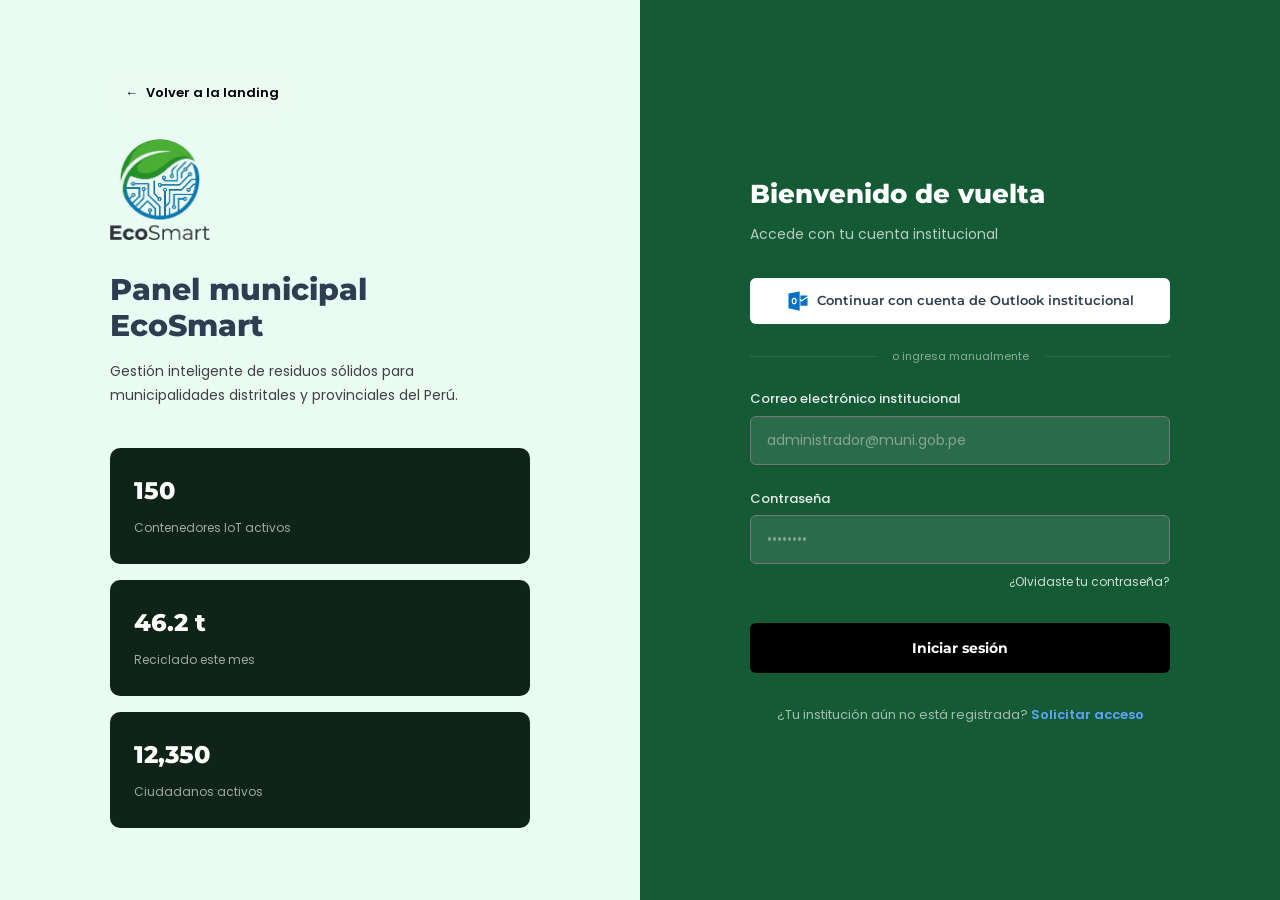
<file: municipal-dashboard.html>
<!DOCTYPE html>
<html lang="es">

<head>
  <meta charset="UTF-8" />
  <meta name="viewport" content="width=device-width, initial-scale=1.0" />
  <title>EcoSmart | Panel Municipal — Contenedores IoT</title>
  <link rel="preconnect" href="https://fonts.googleapis.com" />
  <link rel="preconnect" href="https://fonts.gstatic.com" crossorigin />
  <link
    href="https://fonts.googleapis.com/css2?family=Montserrat:wght@400;500;600;700;800&family=Poppins:wght@400;500;600&display=swap"
    rel="stylesheet" />
  <link rel="icon" type="image/png" href="favicon.png" />
  <link rel="stylesheet" href="assets/css/style.css" />
  <link rel="stylesheet" href="assets/css/dashboard.css" />
</head>

<body class="dash-body">

  <div class="dash-layout">
      <aside class="dash-sidebar">
        <div class="dash-sidebar__brand">
          <img src="assets/images/logoEcosmart_white.png" width="100" alt="EcoSmart logo" />
        </div>

        <nav class="dash-sidebar__nav">
          <p class="dash-sidebar__section-label">Principal</p>
          <ul class="dash-sidebar__list">
            <li>
              <a href="municipal-dashboard.html" class="dash-sidebar__link is-active">
                <svg viewBox="0 -0.5 25 25" width="30" fill="none" xmlns="http://www.w3.org/2000/svg"><g id="SVGRepo_bgCarrier" stroke-width="0"></g><g id="SVGRepo_tracerCarrier" stroke-linecap="round" stroke-linejoin="round"></g><g id="SVGRepo_iconCarrier"> <path fill-rule="evenodd" clip-rule="evenodd" d="M9.918 10.0005H7.082C6.66587 9.99708 6.26541 10.1591 5.96873 10.4509C5.67204 10.7427 5.50343 11.1404 5.5 11.5565V17.4455C5.5077 18.3117 6.21584 19.0078 7.082 19.0005H9.918C10.3341 19.004 10.7346 18.842 11.0313 18.5502C11.328 18.2584 11.4966 17.8607 11.5 17.4445V11.5565C11.4966 11.1404 11.328 10.7427 11.0313 10.4509C10.7346 10.1591 10.3341 9.99708 9.918 10.0005Z" stroke="#fff" stroke-width="1.5" stroke-linecap="round" stroke-linejoin="round"></path> <path fill-rule="evenodd" clip-rule="evenodd" d="M9.918 4.0006H7.082C6.23326 3.97706 5.52559 4.64492 5.5 5.4936V6.5076C5.52559 7.35629 6.23326 8.02415 7.082 8.0006H9.918C10.7667 8.02415 11.4744 7.35629 11.5 6.5076V5.4936C11.4744 4.64492 10.7667 3.97706 9.918 4.0006Z" stroke="#fff" stroke-width="1.5" stroke-linecap="round" stroke-linejoin="round"></path> <path fill-rule="evenodd" clip-rule="evenodd" d="M15.082 13.0007H17.917C18.3333 13.0044 18.734 12.8425 19.0309 12.5507C19.3278 12.2588 19.4966 11.861 19.5 11.4447V5.55666C19.4966 5.14054 19.328 4.74282 19.0313 4.45101C18.7346 4.1592 18.3341 3.9972 17.918 4.00066H15.082C14.6659 3.9972 14.2654 4.1592 13.9687 4.45101C13.672 4.74282 13.5034 5.14054 13.5 5.55666V11.4447C13.5034 11.8608 13.672 12.2585 13.9687 12.5503C14.2654 12.8421 14.6659 13.0041 15.082 13.0007Z" stroke="#fff" stroke-width="1.5" stroke-linecap="round" stroke-linejoin="round"></path> <path fill-rule="evenodd" clip-rule="evenodd" d="M15.082 19.0006H17.917C18.7661 19.0247 19.4744 18.3567 19.5 17.5076V16.4936C19.4744 15.6449 18.7667 14.9771 17.918 15.0006H15.082C14.2333 14.9771 13.5256 15.6449 13.5 16.4936V17.5066C13.525 18.3557 14.2329 19.0241 15.082 19.0006Z" stroke="#fff" stroke-width="1.5" stroke-linecap="round" stroke-linejoin="round"></path> </g></svg>
              Dashboard
              </a>
            </li>
            <li>
              <a href="municipal-estadisticas.html" class="dash-sidebar__link">
                <svg viewBox="0 0 24 24" width="25" fill="none" xmlns="http://www.w3.org/2000/svg"><g id="SVGRepo_bgCarrier" stroke-width="0"></g><g id="SVGRepo_tracerCarrier" stroke-linecap="round" stroke-linejoin="round"></g><g id="SVGRepo_iconCarrier"> <path d="M10 9H14V19H10V9Z" stroke="#fff" stroke-width="2" stroke-linecap="round" stroke-linejoin="round"></path> <path d="M17 5H21V19H17V5Z" stroke="#fff" stroke-width="2" stroke-linecap="round" stroke-linejoin="round"></path> <path d="M3 14H7V19H3V14Z" stroke="#fff" stroke-width="2" stroke-linecap="round" stroke-linejoin="round"></path> </g></svg>
                Estadísticas
              </a>
            </li>
            <li>
              <a href="municipal-rutas.html" class="dash-sidebar__link">
                <svg viewBox="0 0 16 16" width="25" fill="none" xmlns="http://www.w3.org/2000/svg"><g id="SVGRepo_bgCarrier" stroke-width="0"></g><g id="SVGRepo_tracerCarrier" stroke-linecap="round" stroke-linejoin="round"></g><g id="SVGRepo_iconCarrier"> <path d="M5 3C5 4.10457 4.10457 5 3 5C1.89543 5 1 4.10457 1 3C1 1.89543 1.89543 1 3 1C4.10457 1 5 1.89543 5 3Z" fill="#fff"></path> <path d="M15 13C15 14.1046 14.1046 15 13 15C11.8954 15 11 14.1046 11 13C11 11.8954 11.8954 11 13 11C14.1046 11 15 11.8954 15 13Z" fill="#fff"></path> <path d="M9 4.5C9 3.67157 9.67157 3 10.5 3C11.3284 3 12 3.67157 12 4.5V9H14V4.5C14 2.567 12.433 1 10.5 1C8.567 1 7 2.567 7 4.5V11.5C7 12.3284 6.32843 13 5.5 13C4.67157 13 4 12.3284 4 11.5V7H2V11.5C2 13.433 3.567 15 5.5 15C7.433 15 9 13.433 9 11.5V4.5Z" fill="#fff"></path> </g></svg>
                Rutas
              </a>
            </li>
          </ul>

          <p class="dash-sidebar__section-label">Gestión</p>
          <ul class="dash-sidebar__list">
            <li>
              <a href="municipal-usuarios.html" class="dash-sidebar__link">
                <svg viewBox="0 0 24 24" width="25" fill="none" xmlns="http://www.w3.org/2000/svg"><g id="SVGRepo_bgCarrier" stroke-width="0"></g><g id="SVGRepo_tracerCarrier" stroke-linecap="round" stroke-linejoin="round"></g><g id="SVGRepo_iconCarrier"> <path d="M13 20V18C13 15.2386 10.7614 13 8 13C5.23858 13 3 15.2386 3 18V20H13ZM13 20H21V19C21 16.0545 18.7614 14 16 14C14.5867 14 13.3103 14.6255 12.4009 15.6311M11 7C11 8.65685 9.65685 10 8 10C6.34315 10 5 8.65685 5 7C5 5.34315 6.34315 4 8 4C9.65685 4 11 5.34315 11 7ZM18 9C18 10.1046 17.1046 11 16 11C14.8954 11 14 10.1046 14 9C14 7.89543 14.8954 7 16 7C17.1046 7 18 7.89543 18 9Z" stroke="#fff" stroke-width="2" stroke-linecap="round" stroke-linejoin="round"></path> </g></svg>
                Usuarios y roles
              </a>
            </li>
          </ul>

          <p class="dash-sidebar__section-label">Sistema</p>
          <ul class="dash-sidebar__list">
            <li>
              <a href="municipal-alertas.html" class="dash-sidebar__link">
                <svg viewBox="-1 0 30 30" width="20" version="1.1" xmlns="http://www.w3.org/2000/svg" xmlns:xlink="http://www.w3.org/1999/xlink" xmlns:sketch="http://www.bohemiancoding.com/sketch/ns" fill="#000000"><g id="SVGRepo_bgCarrier" stroke-width="0"></g><g id="SVGRepo_tracerCarrier" stroke-linecap="round" stroke-linejoin="round"></g><g id="SVGRepo_iconCarrier"> <title>alert</title> <desc>Created with Sketch Beta.</desc> <defs> </defs> <g id="Page-1" stroke="none" stroke-width="1" fill="none" fill-rule="evenodd" sketch:type="MSPage"> <g id="Icon-Set" sketch:type="MSLayerGroup" transform="translate(-362.000000, -880.000000)" fill="#fff"> <path d="M365,904 L368,898 L368,890 C368,885.582 371.582,882 376,882 C380.418,882 384,885.582 384,890 L384,898 L387,904 L365,904 L365,904 Z M376,908 C374.695,908 373.597,907.163 373.184,906 L378.816,906 C378.403,907.163 377.305,908 376,908 L376,908 Z M386,898 L386,890 C386,884.478 381.522,880 376,880 C370.478,880 366,884.478 366,890 L366,898 L362,906 L371.101,906 C371.564,908.282 373.581,910 376,910 C378.419,910 380.436,908.282 380.899,906 L390,906 L386,898 L386,898 Z" id="alert" sketch:type="MSShapeGroup"> </path> </g> </g> </g></svg>
                Alertas
                <span class="dash-sidebar__dot" aria-label="Alertas nuevas"></span>
              </a>
            </li>
            <li>
              <a href="municipal-configuracion.html" class="dash-sidebar__link">
                <svg viewBox="-0.5 0 25 25" width="25" fill="none" xmlns="http://www.w3.org/2000/svg"><g id="SVGRepo_bgCarrier" stroke-width="0"></g><g id="SVGRepo_tracerCarrier" stroke-linecap="round" stroke-linejoin="round"></g><g id="SVGRepo_iconCarrier"> <path d="M18.8887 10.25C18.5395 10.2462 18.1974 10.151 17.8964 9.97387C17.5954 9.79677 17.3461 9.54393 17.1731 9.24053C17.0002 8.93714 16.9097 8.59372 16.9107 8.2445C16.9117 7.89528 17.0041 7.55241 17.1787 7.24999L17.2987 7.03997C17.4297 6.81781 17.5133 6.57097 17.5443 6.31493C17.5753 6.0589 17.553 5.79924 17.4788 5.55224C17.4046 5.30524 17.2801 5.07626 17.1132 4.87969C16.9462 4.68312 16.7404 4.52317 16.5087 4.40996V4.40996C16.0227 4.17652 15.467 4.13332 14.9507 4.28875C14.4345 4.44418 13.995 4.78704 13.7187 5.24999V5.24999C13.5404 5.54389 13.2894 5.78686 12.9899 5.9555C12.6903 6.12413 12.3524 6.21276 12.0087 6.21276C11.665 6.21276 11.327 6.12413 11.0275 5.9555C10.728 5.78686 10.4769 5.54389 10.2987 5.24999C10.0224 4.78704 9.58291 4.44418 9.06665 4.28875C8.5504 4.13332 7.99469 4.17652 7.5087 4.40996V4.40996C7.27697 4.52317 7.07116 4.68312 6.90421 4.87969C6.73726 5.07626 6.61277 5.30524 6.53858 5.55224C6.46438 5.79924 6.44209 6.0589 6.47309 6.31493C6.50408 6.57097 6.5877 6.81781 6.71869 7.03997L6.83869 7.24999C7.01332 7.55241 7.10571 7.89528 7.10669 8.2445C7.10767 8.59372 7.01721 8.93714 6.84427 9.24053C6.67134 9.54393 6.42196 9.79677 6.12097 9.97387C5.81999 10.151 5.4779 10.2462 5.12869 10.25C4.64217 10.238 4.16698 10.3979 3.78659 10.7015C3.40621 11.005 3.14493 11.4329 3.04868 11.91C2.99868 12.1996 3.01314 12.4967 3.09101 12.7801C3.16887 13.0635 3.30826 13.3263 3.49921 13.5497C3.69016 13.7731 3.92799 13.9516 4.1958 14.0727C4.46362 14.1937 4.75481 14.2543 5.04868 14.25H5.1687C5.5179 14.2538 5.86 14.349 6.16098 14.5261C6.46196 14.7032 6.71131 14.9561 6.88425 15.2595C7.05718 15.5628 7.14768 15.9063 7.1467 16.2555C7.14572 16.6047 7.05333 16.9476 6.87869 17.25L6.82868 17.33C6.56685 17.7935 6.4956 18.3407 6.62998 18.8558C6.76435 19.3709 7.0938 19.8135 7.54868 20.09V20.09C8.00218 20.351 8.53992 20.4239 9.04654 20.293C9.55316 20.1622 9.98834 19.838 10.2587 19.39L10.2787 19.25C10.457 18.9561 10.708 18.7131 11.0075 18.5445C11.307 18.3759 11.6449 18.2872 11.9887 18.2872C12.3324 18.2872 12.6704 18.3759 12.9699 18.5445C13.2694 18.7131 13.5204 18.9561 13.6987 19.25L13.7687 19.39C14.0391 19.8407 14.4761 20.1668 14.9851 20.2978C15.4942 20.4288 16.0343 20.3542 16.4887 20.09C16.9367 19.8197 17.2609 19.3845 17.3917 18.8779C17.5226 18.3712 17.4497 17.8335 17.1887 17.38L17.1287 17.27C16.9541 16.9676 16.8617 16.6247 16.8607 16.2754C16.8597 15.9262 16.9502 15.5829 17.1231 15.2795C17.296 14.9761 17.5454 14.7232 17.8464 14.5461C18.1474 14.369 18.4895 14.2738 18.8387 14.27H18.9587C19.2525 14.2743 19.5438 14.2138 19.8116 14.0927C20.0794 13.9717 20.3172 13.793 20.5082 13.5696C20.6991 13.3462 20.8385 13.0835 20.9164 12.8001C20.9942 12.5167 21.0087 12.2196 20.9587 11.93C20.8669 11.451 20.6088 11.0198 20.2301 10.7124C19.8514 10.405 19.3763 10.2413 18.8887 10.25V10.25Z" stroke="#fff" stroke-width="1.5" stroke-linecap="round" stroke-linejoin="round"></path> <path d="M12 14.79C13.3807 14.79 14.5 13.6707 14.5 12.29C14.5 10.9093 13.3807 9.78998 12 9.78998C10.6193 9.78998 9.5 10.9093 9.5 12.29C9.5 13.6707 10.6193 14.79 12 14.79Z" stroke="#fff" stroke-width="1.5" stroke-linecap="round" stroke-linejoin="round"></path> </g></svg>
                Configuración
              </a>
            </li>
          </ul>
        </nav>

        <a href="municipal-login.html" class="dash-sidebar__logout">
          <svg viewBox="0 0 24 24" fill="none" width="20" xmlns="http://www.w3.org/2000/svg"><g id="SVGRepo_bgCarrier" stroke-width="0"></g><g id="SVGRepo_tracerCarrier" stroke-linecap="round" stroke-linejoin="round"></g><g id="SVGRepo_iconCarrier"> <path d="M21 12L13 12" stroke="#fff" stroke-width="2" stroke-linecap="round" stroke-linejoin="round"></path> <path d="M18 15L20.913 12.087V12.087C20.961 12.039 20.961 11.961 20.913 11.913V11.913L18 9" stroke="#fff" stroke-width="2" stroke-linecap="round" stroke-linejoin="round"></path> <path d="M16 5V4.5V4.5C16 3.67157 15.3284 3 14.5 3H5C3.89543 3 3 3.89543 3 5V19C3 20.1046 3.89543 21 5 21H14.5C15.3284 21 16 20.3284 16 19.5V19.5V19" stroke="#fff" stroke-width="2" stroke-linecap="round" stroke-linejoin="round"></path> </g></svg>
          Salir
        </a>
      </aside>


      <main class="dash-main">

        <div class="dash-header">
          <h1 class="dash-header__title">Contenedores IoT</h1>
          <a href="municipal-inventario.html" class="dash-pill-btn">
            <svg viewBox="0 0 16 16" width="15" fill="none" xmlns="http://www.w3.org/2000/svg"><g id="SVGRepo_bgCarrier" stroke-width="0"></g><g id="SVGRepo_tracerCarrier" stroke-linecap="round" stroke-linejoin="round"></g><g id="SVGRepo_iconCarrier"> <path d="M3 1H1V3H3V1Z" fill="#000000"></path> <path d="M3 5H1V7H3V5Z" fill="#000000"></path> <path d="M1 9H3V11H1V9Z" fill="#000000"></path> <path d="M3 13H1V15H3V13Z" fill="#000000"></path> <path d="M15 1H5V3H15V1Z" fill="#000000"></path> <path d="M15 5H5V7H15V5Z" fill="#000000"></path> <path d="M5 9H15V11H5V9Z" fill="#000000"></path> <path d="M15 13H5V15H15V13Z" fill="#000000"></path> </g></svg>
            Ir al inventario de los contenedores
          </a>
        </div>


        <div class="dash-alert">
          <svg viewBox="-0.5 0 25 25" width="25" fill="none" xmlns="http://www.w3.org/2000/svg"><g id="SVGRepo_bgCarrier" stroke-width="0"></g><g id="SVGRepo_tracerCarrier" stroke-linecap="round" stroke-linejoin="round"></g><g id="SVGRepo_iconCarrier"> <path d="M18.2202 21.25H5.78015C5.14217 21.2775 4.50834 21.1347 3.94373 20.8364C3.37911 20.5381 2.90402 20.095 2.56714 19.5526C2.23026 19.0101 2.04372 18.3877 2.02667 17.7494C2.00963 17.111 2.1627 16.4797 2.47015 15.92L8.69013 5.10999C9.03495 4.54078 9.52077 4.07013 10.1006 3.74347C10.6804 3.41681 11.3346 3.24518 12.0001 3.24518C12.6656 3.24518 13.3199 3.41681 13.8997 3.74347C14.4795 4.07013 14.9654 4.54078 15.3102 5.10999L21.5302 15.92C21.8376 16.4797 21.9907 17.111 21.9736 17.7494C21.9566 18.3877 21.7701 19.0101 21.4332 19.5526C21.0963 20.095 20.6211 20.5381 20.0565 20.8364C19.4919 21.1347 18.8581 21.2775 18.2202 21.25V21.25Z" stroke="#000" stroke-width="1.5" stroke-linecap="round" stroke-linejoin="round"></path> <path d="M10.8809 17.15C10.8809 17.0021 10.9102 16.8556 10.9671 16.7191C11.024 16.5825 11.1074 16.4586 11.2125 16.3545C11.3175 16.2504 11.4422 16.1681 11.5792 16.1124C11.7163 16.0567 11.8629 16.0287 12.0109 16.03C12.2291 16.034 12.4413 16.1021 12.621 16.226C12.8006 16.3499 12.9398 16.5241 13.0211 16.7266C13.1023 16.9292 13.122 17.1512 13.0778 17.3649C13.0335 17.5786 12.9272 17.7745 12.7722 17.9282C12.6172 18.0818 12.4203 18.1863 12.2062 18.2287C11.9921 18.2711 11.7703 18.2494 11.5685 18.1663C11.3666 18.0833 11.1938 17.9426 11.0715 17.7618C10.9492 17.5811 10.8829 17.3683 10.8809 17.15ZM11.2409 14.42L11.1009 9.20001C11.0876 9.07453 11.1008 8.94766 11.1398 8.82764C11.1787 8.70761 11.2424 8.5971 11.3268 8.5033C11.4112 8.40949 11.5144 8.33449 11.6296 8.28314C11.7449 8.2318 11.8697 8.20526 11.9959 8.20526C12.1221 8.20526 12.2469 8.2318 12.3621 8.28314C12.4774 8.33449 12.5805 8.40949 12.6649 8.5033C12.7493 8.5971 12.8131 8.70761 12.852 8.82764C12.8909 8.94766 12.9042 9.07453 12.8909 9.20001L12.7609 14.42C12.7609 14.6215 12.6808 14.8149 12.5383 14.9574C12.3957 15.0999 12.2024 15.18 12.0009 15.18C11.7993 15.18 11.606 15.0999 11.4635 14.9574C11.321 14.8149 11.2409 14.6215 11.2409 14.42Z" fill="#000"></path> </g></svg>
          <p class="dash-alert__text">
            Alerta automática — Umbral 85% superado: Contenedor C-047 (Av. Larco 420)
            al 92% - Plástico PET | C-089 sin señal IoT
          </p>
          <a href="municipal-alertas.html" class="dash-pill-btn dash-pill-btn--sm">Ver Detalle</a>
        </div>


        <div class="dash-filters">
          <div class="dash-search">
            <svg viewBox="0 0 24 24" width="20" fill="none" xmlns="http://www.w3.org/2000/svg"><g id="SVGRepo_bgCarrier" stroke-width="0"></g><g id="SVGRepo_tracerCarrier" stroke-linecap="round" stroke-linejoin="round"></g><g id="SVGRepo_iconCarrier"> <path d="M15.7955 15.8111L21 21M18 10.5C18 14.6421 14.6421 18 10.5 18C6.35786 18 3 14.6421 3 10.5C3 6.35786 6.35786 3 10.5 3C14.6421 3 18 6.35786 18 10.5Z" stroke="#000000" stroke-width="2" stroke-linecap="round" stroke-linejoin="round"></path> </g></svg>
            <input type="text" class="dash-search__input" placeholder="Buscar por ID o ubicación..." disabled />
          </div>
          <button type="button" class="dash-chip is-active">Todas las zonas</button>
          <button type="button" class="dash-chip">Zona Norte</button>
          <button type="button" class="dash-chip">Zona Sur</button>
          <button type="button" class="dash-chip">Zona centro</button>
          <button type="button" class="dash-chip is-active">Todas los tipos</button>
          <button type="button" class="dash-chip">Plástico</button>
          <button type="button" class="dash-chip">Orgánico</button>
          <button type="button" class="dash-chip">Papel</button>
        </div>


        <div class="dash-grid-2col">


          <div>
            <div class="dash-card dash-map-card">
              <div class="dash-map">
                <span class="dash-map__axis dash-map__axis--v"></span>
                <span class="dash-map__axis dash-map__axis--h"></span>
                <span class="dash-map__pin dash-map__pin--sin-senal" style="top:30%; left:33%;"></span>
                <span class="dash-map__pin dash-map__pin--aviso" style="top:26%; left:63%;"></span>
                <span class="dash-map__pin dash-map__pin--operativo" style="top:58%; left:70%;"></span>
                <span class="dash-map__pin dash-map__pin--critico" style="top:68%; left:32%;"></span>
              </div>
            </div>

            <div class="dash-card dash-legend-card">
              <div class="dash-legend__item">
                <span class="dash-legend__dot dash-legend__dot--sin-senal"></span>
                Sin señal
              </div>
              <div class="dash-legend__item">
                <span class="dash-legend__dot dash-legend__dot--operativo"></span>
                Operativo
              </div>
              <div class="dash-legend__item">
                <span class="dash-legend__dot dash-legend__dot--aviso"></span>
                Aviso (70–85%)
              </div>
              <div class="dash-legend__item">
                <span class="dash-legend__dot dash-legend__dot--critico"></span>
                Crítico (+85%)
              </div>
            </div>
          </div>


          <div class="dash-card dash-table-card">
            <table class="dash-table">
              <thead>
                <tr>
                  <th>ID</th>
                  <th>Ubicación</th>
                  <th>Tipo Residuo</th>
                  <th>Llenado</th>
                </tr>
              </thead>
              <tbody>
                <tr>
                  <td class="dash-table__id">C-047</td>
                  <td>Av. Larco 420</td>
                  <td><span class="dash-badge dash-badge--plastico">Plástico</span></td>
                  <td class="dash-table__pct dash-table__pct--critico">92%</td>
                </tr>
                <tr>
                  <td class="dash-table__id">C-089</td>
                  <td>Parque Kennedy</td>
                  <td><span class="dash-badge dash-badge--organico">Orgánico</span></td>
                  <td class="dash-table__pct dash-table__pct--muted">Sin datos</td>
                </tr>
                <tr>
                  <td class="dash-table__id">C-023</td>
                  <td>Jr. Lima 200</td>
                  <td><span class="dash-badge dash-badge--organico">Orgánico</span></td>
                  <td class="dash-table__pct">34%</td>
                </tr>
                <tr>
                  <td class="dash-table__id">C-015</td>
                  <td>Av. Benavides 1200</td>
                  <td><span class="dash-badge dash-badge--papel">Papel</span></td>
                  <td class="dash-table__pct">51%</td>
                </tr>
              </tbody>
            </table>
          </div>

        </div>

      </main>

  </div>

  <script src="assets/js/main.js"></script>
</body>
</html>
</file>
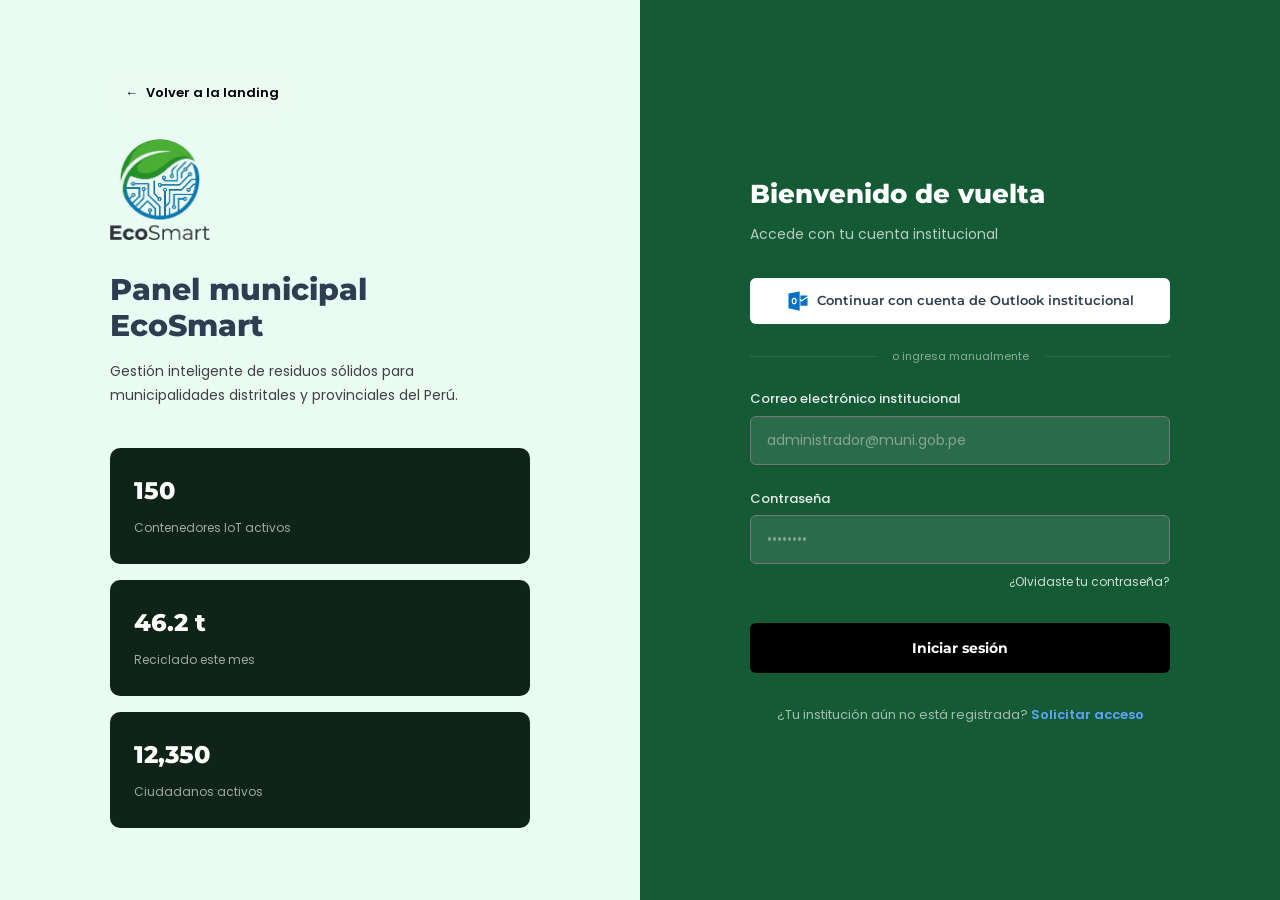
<file: municipal-estadisticas.html>
<!DOCTYPE html>
<html lang="es">

<head>
  <meta charset="UTF-8" />
  <meta name="viewport" content="width=device-width, initial-scale=1.0" />
  <title>EcoSmart | Panel Municipal — Estadísticas del Distrito</title>
  <link rel="preconnect" href="https://fonts.googleapis.com" />
  <link rel="preconnect" href="https://fonts.gstatic.com" crossorigin />
  <link
    href="https://fonts.googleapis.com/css2?family=Montserrat:wght@400;500;600;700;800&family=Poppins:wght@400;500;600&display=swap"
    rel="stylesheet" />
  <link rel="icon" type="image/png" href="favicon.png" />
  <link rel="stylesheet" href="assets/css/style.css" />
  <link rel="stylesheet" href="assets/css/dashboard.css" />
  <link rel="stylesheet" href="assets/css/stats.css" />
</head>

<body class="dash-body">

  <div class="dash-layout">


    <aside class="dash-sidebar">
        <div class="dash-sidebar__brand">
          <img src="assets/images/logoEcosmart_white.png" width="100" alt="EcoSmart logo" />
        </div>

        <nav class="dash-sidebar__nav">
          <p class="dash-sidebar__section-label">Principal</p>
          <ul class="dash-sidebar__list">
            <li>
              <a href="municipal-dashboard.html" class="dash-sidebar__link">
                <svg viewBox="0 -0.5 25 25" width="30" fill="none" xmlns="http://www.w3.org/2000/svg"><g id="SVGRepo_bgCarrier" stroke-width="0"></g><g id="SVGRepo_tracerCarrier" stroke-linecap="round" stroke-linejoin="round"></g><g id="SVGRepo_iconCarrier"> <path fill-rule="evenodd" clip-rule="evenodd" d="M9.918 10.0005H7.082C6.66587 9.99708 6.26541 10.1591 5.96873 10.4509C5.67204 10.7427 5.50343 11.1404 5.5 11.5565V17.4455C5.5077 18.3117 6.21584 19.0078 7.082 19.0005H9.918C10.3341 19.004 10.7346 18.842 11.0313 18.5502C11.328 18.2584 11.4966 17.8607 11.5 17.4445V11.5565C11.4966 11.1404 11.328 10.7427 11.0313 10.4509C10.7346 10.1591 10.3341 9.99708 9.918 10.0005Z" stroke="#fff" stroke-width="1.5" stroke-linecap="round" stroke-linejoin="round"></path> <path fill-rule="evenodd" clip-rule="evenodd" d="M9.918 4.0006H7.082C6.23326 3.97706 5.52559 4.64492 5.5 5.4936V6.5076C5.52559 7.35629 6.23326 8.02415 7.082 8.0006H9.918C10.7667 8.02415 11.4744 7.35629 11.5 6.5076V5.4936C11.4744 4.64492 10.7667 3.97706 9.918 4.0006Z" stroke="#fff" stroke-width="1.5" stroke-linecap="round" stroke-linejoin="round"></path> <path fill-rule="evenodd" clip-rule="evenodd" d="M15.082 13.0007H17.917C18.3333 13.0044 18.734 12.8425 19.0309 12.5507C19.3278 12.2588 19.4966 11.861 19.5 11.4447V5.55666C19.4966 5.14054 19.328 4.74282 19.0313 4.45101C18.7346 4.1592 18.3341 3.9972 17.918 4.00066H15.082C14.6659 3.9972 14.2654 4.1592 13.9687 4.45101C13.672 4.74282 13.5034 5.14054 13.5 5.55666V11.4447C13.5034 11.8608 13.672 12.2585 13.9687 12.5503C14.2654 12.8421 14.6659 13.0041 15.082 13.0007Z" stroke="#fff" stroke-width="1.5" stroke-linecap="round" stroke-linejoin="round"></path> <path fill-rule="evenodd" clip-rule="evenodd" d="M15.082 19.0006H17.917C18.7661 19.0247 19.4744 18.3567 19.5 17.5076V16.4936C19.4744 15.6449 18.7667 14.9771 17.918 15.0006H15.082C14.2333 14.9771 13.5256 15.6449 13.5 16.4936V17.5066C13.525 18.3557 14.2329 19.0241 15.082 19.0006Z" stroke="#fff" stroke-width="1.5" stroke-linecap="round" stroke-linejoin="round"></path> </g></svg>
                Dashboard
              </a>
            </li>
            
            <li>
              <a href="municipal-estadisticas.html" class="dash-sidebar__link is-active">
                <svg viewBox="0 0 24 24" width="25" fill="none" xmlns="http://www.w3.org/2000/svg"><g id="SVGRepo_bgCarrier" stroke-width="0"></g><g id="SVGRepo_tracerCarrier" stroke-linecap="round" stroke-linejoin="round"></g><g id="SVGRepo_iconCarrier"> <path d="M10 9H14V19H10V9Z" stroke="#fff" stroke-width="2" stroke-linecap="round" stroke-linejoin="round"></path> <path d="M17 5H21V19H17V5Z" stroke="#fff" stroke-width="2" stroke-linecap="round" stroke-linejoin="round"></path> <path d="M3 14H7V19H3V14Z" stroke="#fff" stroke-width="2" stroke-linecap="round" stroke-linejoin="round"></path> </g></svg>
                Estadísticas
              </a>
            </li>
            <li>
              <a href="municipal-rutas.html" class="dash-sidebar__link">
                <svg viewBox="0 0 16 16" width="25" fill="none" xmlns="http://www.w3.org/2000/svg"><g id="SVGRepo_bgCarrier" stroke-width="0"></g><g id="SVGRepo_tracerCarrier" stroke-linecap="round" stroke-linejoin="round"></g><g id="SVGRepo_iconCarrier"> <path d="M5 3C5 4.10457 4.10457 5 3 5C1.89543 5 1 4.10457 1 3C1 1.89543 1.89543 1 3 1C4.10457 1 5 1.89543 5 3Z" fill="#fff"></path> <path d="M15 13C15 14.1046 14.1046 15 13 15C11.8954 15 11 14.1046 11 13C11 11.8954 11.8954 11 13 11C14.1046 11 15 11.8954 15 13Z" fill="#fff"></path> <path d="M9 4.5C9 3.67157 9.67157 3 10.5 3C11.3284 3 12 3.67157 12 4.5V9H14V4.5C14 2.567 12.433 1 10.5 1C8.567 1 7 2.567 7 4.5V11.5C7 12.3284 6.32843 13 5.5 13C4.67157 13 4 12.3284 4 11.5V7H2V11.5C2 13.433 3.567 15 5.5 15C7.433 15 9 13.433 9 11.5V4.5Z" fill="#fff"></path> </g></svg>
                Rutas
              </a>
            </li>
          </ul>

          <p class="dash-sidebar__section-label">Gestión</p>
          <ul class="dash-sidebar__list">
            <li>
              <a href="municipal-usuarios.html" class="dash-sidebar__link">
                <svg viewBox="0 0 24 24" width="25" fill="none" xmlns="http://www.w3.org/2000/svg"><g id="SVGRepo_bgCarrier" stroke-width="0"></g><g id="SVGRepo_tracerCarrier" stroke-linecap="round" stroke-linejoin="round"></g><g id="SVGRepo_iconCarrier"> <path d="M13 20V18C13 15.2386 10.7614 13 8 13C5.23858 13 3 15.2386 3 18V20H13ZM13 20H21V19C21 16.0545 18.7614 14 16 14C14.5867 14 13.3103 14.6255 12.4009 15.6311M11 7C11 8.65685 9.65685 10 8 10C6.34315 10 5 8.65685 5 7C5 5.34315 6.34315 4 8 4C9.65685 4 11 5.34315 11 7ZM18 9C18 10.1046 17.1046 11 16 11C14.8954 11 14 10.1046 14 9C14 7.89543 14.8954 7 16 7C17.1046 7 18 7.89543 18 9Z" stroke="#fff" stroke-width="2" stroke-linecap="round" stroke-linejoin="round"></path> </g></svg>
                Usuarios y roles
              </a>
            </li>
          </ul>

          <p class="dash-sidebar__section-label">Sistema</p>
          <ul class="dash-sidebar__list">
            <li>
              <a href="municipal-alertas.html" class="dash-sidebar__link">
                <svg viewBox="-1 0 30 30" width="20" version="1.1" xmlns="http://www.w3.org/2000/svg" xmlns:xlink="http://www.w3.org/1999/xlink" xmlns:sketch="http://www.bohemiancoding.com/sketch/ns" fill="#000000"><g id="SVGRepo_bgCarrier" stroke-width="0"></g><g id="SVGRepo_tracerCarrier" stroke-linecap="round" stroke-linejoin="round"></g><g id="SVGRepo_iconCarrier"> <title>alert</title> <desc>Created with Sketch Beta.</desc> <defs> </defs> <g id="Page-1" stroke="none" stroke-width="1" fill="none" fill-rule="evenodd" sketch:type="MSPage"> <g id="Icon-Set" sketch:type="MSLayerGroup" transform="translate(-362.000000, -880.000000)" fill="#fff"> <path d="M365,904 L368,898 L368,890 C368,885.582 371.582,882 376,882 C380.418,882 384,885.582 384,890 L384,898 L387,904 L365,904 L365,904 Z M376,908 C374.695,908 373.597,907.163 373.184,906 L378.816,906 C378.403,907.163 377.305,908 376,908 L376,908 Z M386,898 L386,890 C386,884.478 381.522,880 376,880 C370.478,880 366,884.478 366,890 L366,898 L362,906 L371.101,906 C371.564,908.282 373.581,910 376,910 C378.419,910 380.436,908.282 380.899,906 L390,906 L386,898 L386,898 Z" id="alert" sketch:type="MSShapeGroup"> </path> </g> </g> </g></svg>
                Alertas
                <span class="dash-sidebar__dot" aria-label="Alertas nuevas"></span>
              </a>
            </li>
            <li>
              <a href="municipal-configuracion.html" class="dash-sidebar__link">
                <svg viewBox="-0.5 0 25 25" width="25" fill="none" xmlns="http://www.w3.org/2000/svg"><g id="SVGRepo_bgCarrier" stroke-width="0"></g><g id="SVGRepo_tracerCarrier" stroke-linecap="round" stroke-linejoin="round"></g><g id="SVGRepo_iconCarrier"> <path d="M18.8887 10.25C18.5395 10.2462 18.1974 10.151 17.8964 9.97387C17.5954 9.79677 17.3461 9.54393 17.1731 9.24053C17.0002 8.93714 16.9097 8.59372 16.9107 8.2445C16.9117 7.89528 17.0041 7.55241 17.1787 7.24999L17.2987 7.03997C17.4297 6.81781 17.5133 6.57097 17.5443 6.31493C17.5753 6.0589 17.553 5.79924 17.4788 5.55224C17.4046 5.30524 17.2801 5.07626 17.1132 4.87969C16.9462 4.68312 16.7404 4.52317 16.5087 4.40996V4.40996C16.0227 4.17652 15.467 4.13332 14.9507 4.28875C14.4345 4.44418 13.995 4.78704 13.7187 5.24999V5.24999C13.5404 5.54389 13.2894 5.78686 12.9899 5.9555C12.6903 6.12413 12.3524 6.21276 12.0087 6.21276C11.665 6.21276 11.327 6.12413 11.0275 5.9555C10.728 5.78686 10.4769 5.54389 10.2987 5.24999C10.0224 4.78704 9.58291 4.44418 9.06665 4.28875C8.5504 4.13332 7.99469 4.17652 7.5087 4.40996V4.40996C7.27697 4.52317 7.07116 4.68312 6.90421 4.87969C6.73726 5.07626 6.61277 5.30524 6.53858 5.55224C6.46438 5.79924 6.44209 6.0589 6.47309 6.31493C6.50408 6.57097 6.5877 6.81781 6.71869 7.03997L6.83869 7.24999C7.01332 7.55241 7.10571 7.89528 7.10669 8.2445C7.10767 8.59372 7.01721 8.93714 6.84427 9.24053C6.67134 9.54393 6.42196 9.79677 6.12097 9.97387C5.81999 10.151 5.4779 10.2462 5.12869 10.25C4.64217 10.238 4.16698 10.3979 3.78659 10.7015C3.40621 11.005 3.14493 11.4329 3.04868 11.91C2.99868 12.1996 3.01314 12.4967 3.09101 12.7801C3.16887 13.0635 3.30826 13.3263 3.49921 13.5497C3.69016 13.7731 3.92799 13.9516 4.1958 14.0727C4.46362 14.1937 4.75481 14.2543 5.04868 14.25H5.1687C5.5179 14.2538 5.86 14.349 6.16098 14.5261C6.46196 14.7032 6.71131 14.9561 6.88425 15.2595C7.05718 15.5628 7.14768 15.9063 7.1467 16.2555C7.14572 16.6047 7.05333 16.9476 6.87869 17.25L6.82868 17.33C6.56685 17.7935 6.4956 18.3407 6.62998 18.8558C6.76435 19.3709 7.0938 19.8135 7.54868 20.09V20.09C8.00218 20.351 8.53992 20.4239 9.04654 20.293C9.55316 20.1622 9.98834 19.838 10.2587 19.39L10.2787 19.25C10.457 18.9561 10.708 18.7131 11.0075 18.5445C11.307 18.3759 11.6449 18.2872 11.9887 18.2872C12.3324 18.2872 12.6704 18.3759 12.9699 18.5445C13.2694 18.7131 13.5204 18.9561 13.6987 19.25L13.7687 19.39C14.0391 19.8407 14.4761 20.1668 14.9851 20.2978C15.4942 20.4288 16.0343 20.3542 16.4887 20.09C16.9367 19.8197 17.2609 19.3845 17.3917 18.8779C17.5226 18.3712 17.4497 17.8335 17.1887 17.38L17.1287 17.27C16.9541 16.9676 16.8617 16.6247 16.8607 16.2754C16.8597 15.9262 16.9502 15.5829 17.1231 15.2795C17.296 14.9761 17.5454 14.7232 17.8464 14.5461C18.1474 14.369 18.4895 14.2738 18.8387 14.27H18.9587C19.2525 14.2743 19.5438 14.2138 19.8116 14.0927C20.0794 13.9717 20.3172 13.793 20.5082 13.5696C20.6991 13.3462 20.8385 13.0835 20.9164 12.8001C20.9942 12.5167 21.0087 12.2196 20.9587 11.93C20.8669 11.451 20.6088 11.0198 20.2301 10.7124C19.8514 10.405 19.3763 10.2413 18.8887 10.25V10.25Z" stroke="#fff" stroke-width="1.5" stroke-linecap="round" stroke-linejoin="round"></path> <path d="M12 14.79C13.3807 14.79 14.5 13.6707 14.5 12.29C14.5 10.9093 13.3807 9.78998 12 9.78998C10.6193 9.78998 9.5 10.9093 9.5 12.29C9.5 13.6707 10.6193 14.79 12 14.79Z" stroke="#fff" stroke-width="1.5" stroke-linecap="round" stroke-linejoin="round"></path> </g></svg>
                Configuración
              </a>
            </li>
          </ul>
        </nav>

        <a href="municipal-login.html" class="dash-sidebar__logout">
          <svg viewBox="0 0 24 24" fill="none" width="20" xmlns="http://www.w3.org/2000/svg"><g id="SVGRepo_bgCarrier" stroke-width="0"></g><g id="SVGRepo_tracerCarrier" stroke-linecap="round" stroke-linejoin="round"></g><g id="SVGRepo_iconCarrier"> <path d="M21 12L13 12" stroke="#fff" stroke-width="2" stroke-linecap="round" stroke-linejoin="round"></path> <path d="M18 15L20.913 12.087V12.087C20.961 12.039 20.961 11.961 20.913 11.913V11.913L18 9" stroke="#fff" stroke-width="2" stroke-linecap="round" stroke-linejoin="round"></path> <path d="M16 5V4.5V4.5C16 3.67157 15.3284 3 14.5 3H5C3.89543 3 3 3.89543 3 5V19C3 20.1046 3.89543 21 5 21H14.5C15.3284 21 16 20.3284 16 19.5V19.5V19" stroke="#fff" stroke-width="2" stroke-linecap="round" stroke-linejoin="round"></path> </g></svg>
          Salir
        </a>
      </aside>
    <main class="dash-main">

      <div class="dash-header">
        <h1 class="dash-header__title">Estadísticas del distrito</h1>
        <div class="dash-export">
          <span class="dash-export__label">Exportar a:</span>
          <div class="dash-export__btns">
            <button type="button" class="dash-export-btn">
              <svg width="20" version="1.1" id="Capa_1" xmlns="http://www.w3.org/2000/svg"
                xmlns:xlink="http://www.w3.org/1999/xlink" viewBox="0 0 26 26" xml:space="preserve" fill="#000000">
                <g id="SVGRepo_bgCarrier" stroke-width="0"></g>
                <g id="SVGRepo_tracerCarrier" stroke-linecap="round" stroke-linejoin="round"></g>
                <g id="SVGRepo_iconCarrier">
                  <g>
                    <path style="fill:#030104;"
                      d="M25.162,3H16v2.984h3.031v2.031H16V10h3v2h-3v2h3v2h-3v2h3v2h-3v3h9.162 C25.623,23,26,22.609,26,22.13V3.87C26,3.391,25.623,3,25.162,3z M24,20h-4v-2h4V20z M24,16h-4v-2h4V16z M24,12h-4v-2h4V12z M24,8 h-4V6h4V8z">
                    </path>
                    <path style="fill:#030104;"
                      d="M0,2.889v20.223L15,26V0L0,2.889z M9.488,18.08l-1.745-3.299c-0.066-0.123-0.134-0.349-0.205-0.678 H7.511C7.478,14.258,7.4,14.494,7.277,14.81l-1.751,3.27H2.807l3.228-5.064L3.082,7.951h2.776l1.448,3.037 c0.113,0.24,0.214,0.525,0.304,0.854h0.028c0.057-0.198,0.163-0.492,0.318-0.883l1.61-3.009h2.542l-3.037,5.022l3.122,5.107 L9.488,18.08L9.488,18.08z">
                    </path>
                  </g>
                </g>
              </svg>
              Excel
            </button>
            <button type="button" class="dash-export-btn">
              <svg viewBox="0 0 512 512" width="20" version="1.1" xmlns="http://www.w3.org/2000/svg"
                xmlns:xlink="http://www.w3.org/1999/xlink" fill="#000000">
                <g id="SVGRepo_bgCarrier" stroke-width="0"></g>
                <g id="SVGRepo_tracerCarrier" stroke-linecap="round" stroke-linejoin="round"></g>
                <g id="SVGRepo_iconCarrier">
                  <title>pdf-document</title>
                  <g id="Page-1" stroke="none" stroke-width="1" fill="none" fill-rule="evenodd">
                    <g id="add" fill="#000000" transform="translate(85.333333, 42.666667)">
                      <path
                        d="M75.9466667,285.653333 C63.8764997,278.292415 49.6246897,275.351565 35.6266667,277.333333 L1.42108547e-14,277.333333 L1.42108547e-14,405.333333 L28.3733333,405.333333 L28.3733333,356.48 L40.5333333,356.48 C53.1304778,357.774244 65.7885986,354.68506 76.3733333,347.733333 C85.3576891,340.027178 90.3112817,328.626053 89.8133333,316.8 C90.4784904,304.790173 85.3164923,293.195531 75.9466667,285.653333 L75.9466667,285.653333 Z M53.12,332.373333 C47.7608867,334.732281 41.8687051,335.616108 36.0533333,334.933333 L27.7333333,334.933333 L27.7333333,298.666667 L36.0533333,298.666667 C42.094796,298.02451 48.1897668,299.213772 53.5466667,302.08 C58.5355805,305.554646 61.3626692,311.370371 61.0133333,317.44 C61.6596233,323.558965 58.5400493,329.460862 53.12,332.373333 L53.12,332.373333 Z M150.826667,277.333333 L115.413333,277.333333 L115.413333,405.333333 L149.333333,405.333333 C166.620091,407.02483 184.027709,403.691457 199.466667,395.733333 C216.454713,383.072462 225.530463,362.408923 223.36,341.333333 C224.631644,323.277677 218.198313,305.527884 205.653333,292.48 C190.157107,280.265923 170.395302,274.806436 150.826667,277.333333 L150.826667,277.333333 Z M178.986667,376.32 C170.098963,381.315719 159.922142,383.54422 149.76,382.72 L144.213333,382.72 L144.213333,299.946667 L149.333333,299.946667 C167.253333,299.946667 174.293333,301.653333 181.333333,308.053333 C189.877212,316.948755 194.28973,329.025119 193.493333,341.333333 C194.590843,354.653818 189.18793,367.684372 178.986667,376.32 L178.986667,376.32 Z M254.506667,405.333333 L283.306667,405.333333 L283.306667,351.786667 L341.333333,351.786667 L341.333333,329.173333 L283.306667,329.173333 L283.306667,299.946667 L341.333333,299.946667 L341.333333,277.333333 L254.506667,277.333333 L254.506667,405.333333 L254.506667,405.333333 Z M234.666667,7.10542736e-15 L9.52127266e-13,7.10542736e-15 L9.52127266e-13,234.666667 L42.6666667,234.666667 L42.6666667,192 L42.6666667,169.6 L42.6666667,42.6666667 L216.96,42.6666667 L298.666667,124.373333 L298.666667,169.6 L298.666667,192 L298.666667,234.666667 L341.333333,234.666667 L341.333333,106.666667 L234.666667,7.10542736e-15 L234.666667,7.10542736e-15 Z"
                        id="document-pdf"> </path>
                    </g>
                  </g>
                </g>
              </svg>
              PDF
            </button>
          </div>
        </div>
      </div>

      <div class="dash-kpi-grid">
        <div class="dash-kpi-card">
          <p class="dash-kpi-card__label">Clasificaciones totales del mes</p>
          <p class="dash-kpi-card__value">24,871</p>
          <p class="dash-kpi-card__delta">↑ +33% vs abril</p>
        </div>
        <div class="dash-kpi-card">
          <p class="dash-kpi-card__label">Usuarios activos este mes</p>
          <p class="dash-kpi-card__value">5,440</p>
          <p class="dash-kpi-card__delta">↑ +18%</p>
        </div>
        <div class="dash-kpi-card">
          <p class="dash-kpi-card__label">Residuo más reciclado del mes</p>
          <p class="dash-kpi-card__value dash-kpi-card__value--text">Plástico PET</p>
        </div>
        <div class="dash-kpi-card">
          <p class="dash-kpi-card__label">EcoCoins Otorgados</p>
          <p class="dash-kpi-card__value">187K</p>
          <p class="dash-kpi-card__delta">↑ 39%</p>
        </div>
      </div>

      <div class="dash-chart-card">
        <p class="dash-chart-card__title">Comparativa entre zonas — clasificaciones/semana</p>
        <div class="dash-chart">

          <div class="dash-chart__group">
            <div class="dash-chart__bars">
              <span class="dash-chart__bar dash-chart__bar--current" style="height:140px;"></span>
              <span class="dash-chart__bar dash-chart__bar--previous" style="height:108px;"></span>
            </div>
            <span class="dash-chart__label">Zona 1</span>
          </div>

          <div class="dash-chart__group">
            <div class="dash-chart__bars">
              <span class="dash-chart__bar dash-chart__bar--current" style="height:108px;"></span>
              <span class="dash-chart__bar dash-chart__bar--previous" style="height:128px;"></span>
            </div>
            <span class="dash-chart__label">Zona 2</span>
          </div>

          <div class="dash-chart__group">
            <div class="dash-chart__bars">
              <span class="dash-chart__bar dash-chart__bar--current" style="height:150px;"></span>
              <span class="dash-chart__bar dash-chart__bar--previous" style="height:68px;"></span>
            </div>
            <span class="dash-chart__label">Zona 3</span>
          </div>

          <div class="dash-chart__group">
            <div class="dash-chart__bars">
              <span class="dash-chart__bar dash-chart__bar--current" style="height:160px;"></span>
              <span class="dash-chart__bar dash-chart__bar--previous" style="height:128px;"></span>
            </div>
            <span class="dash-chart__label">Zona 4</span>
          </div>

          <div class="dash-chart__legend">
            <div class="dash-chart__legend-item">
              <span class="dash-chart__legend-dot dash-chart__legend-dot--current"></span>
              Mes actual
            </div>
            <div class="dash-chart__legend-item">
              <span class="dash-chart__legend-dot dash-chart__legend-dot--previous"></span>
              Mes anterior
            </div>
          </div>

        </div>
      </div>

      <div class="dash-zone-card">
        <div class="dash-zone-card__header">
          <h2 class="dash-zone-card__title">Comparativa entre zonas</h2>
          <button type="button" class="dash-zone-select">Zona norte <span
              class="dash-zone-select__chevron">▾</span></button>
          <span class="dash-zone-vs">vs</span>
          <button type="button" class="dash-zone-select">Zona sur <span
              class="dash-zone-select__chevron">▾</span></button>
        </div>

        <div class="dash-zone-compare">
          <div class="dash-zone-panel">
            <h3 class="dash-zone-panel__title">Zona norte</h3>
            <div class="dash-zone-panel__row">
              <span class="dash-zone-panel__row-label">Usuarios activos</span>
              <span class="dash-zone-panel__row-value">3,841</span>
            </div>
            <div class="dash-zone-panel__row">
              <span class="dash-zone-panel__row-label">Clasificaciones</span>
              <span class="dash-zone-panel__row-value">11,204</span>
            </div>
            <div class="dash-zone-panel__row">
              <span class="dash-zone-panel__row-label">Residuo top</span>
              <span class="dash-zone-panel__row-value">Plástico</span>
            </div>
            <div class="dash-zone-panel__row">
              <span class="dash-zone-panel__row-label">EcoCoins</span>
              <span class="dash-zone-panel__row-value">86K</span>
            </div>
          </div>

          <div class="dash-zone-panel">
            <h3 class="dash-zone-panel__title">Zona sur</h3>
            <div class="dash-zone-panel__row">
              <span class="dash-zone-panel__row-label">Usuarios activos</span>
              <span class="dash-zone-panel__row-value">4,363</span>
            </div>
            <div class="dash-zone-panel__row">
              <span class="dash-zone-panel__row-label">Clasificaciones</span>
              <span class="dash-zone-panel__row-value">13,667</span>
            </div>
            <div class="dash-zone-panel__row">
              <span class="dash-zone-panel__row-label">Residuo top</span>
              <span class="dash-zone-panel__row-value">Orgánico</span>
            </div>
            <div class="dash-zone-panel__row">
              <span class="dash-zone-panel__row-label">EcoCoins</span>
              <span class="dash-zone-panel__row-value">101K</span>
            </div>
          </div>
        </div>
      </div>

    </main>

  </div>

  <script src="assets/js/main.js"></script>
</body>
</html>
</file>
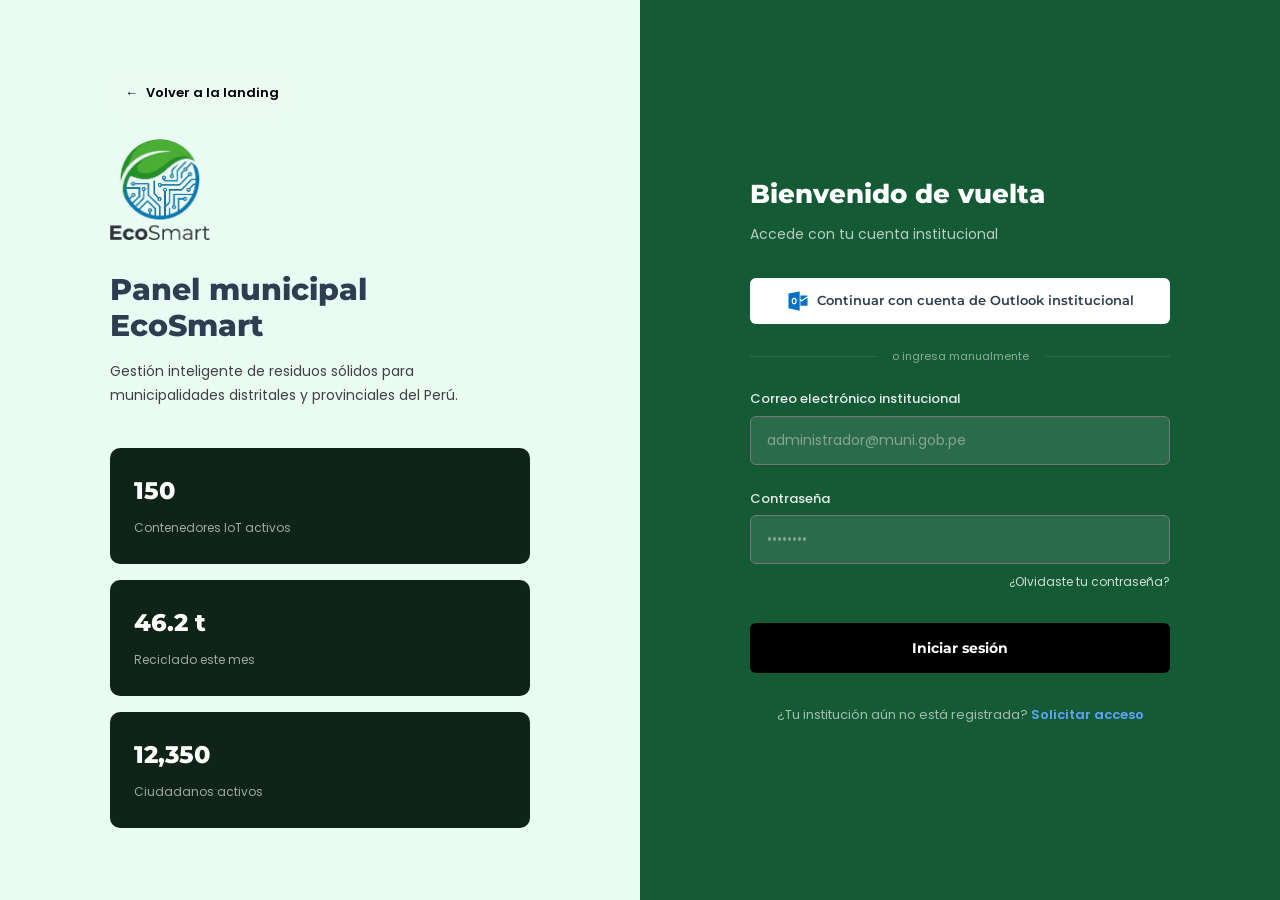
<file: municipal-inventario.html>
<!DOCTYPE html>
<html lang="es">

<head>
  <meta charset="UTF-8" />
  <meta name="viewport" content="width=device-width, initial-scale=1.0" />
  <title>EcoSmart | Panel Municipal — Inventario de Contenedores</title>
  <link rel="preconnect" href="https://fonts.googleapis.com" />
  <link rel="preconnect" href="https://fonts.gstatic.com" crossorigin />
  <link
    href="https://fonts.googleapis.com/css2?family=Montserrat:wght@400;500;600;700;800&family=Poppins:wght@400;500;600&display=swap"
    rel="stylesheet" />
  <link rel="icon" type="image/png" href="favicon.png" />
  <link rel="stylesheet" href="assets/css/style.css" />
  <link rel="stylesheet" href="assets/css/dashboard.css" />
</head>

<body class="dash-body">

  <div class="dash-layout">


      <aside class="dash-sidebar">
        <div class="dash-sidebar__brand">
          <img src="assets/images/logoEcosmart_white.png" width="100" alt="EcoSmart logo" />
        </div>

        <nav class="dash-sidebar__nav">
          <p class="dash-sidebar__section-label">Principal</p>
          <ul class="dash-sidebar__list">
            <li>
              <a href="municipal-dashboard.html" class="dash-sidebar__link">
                <svg viewBox="0 -0.5 25 25" width="30" fill="none" xmlns="http://www.w3.org/2000/svg"><g id="SVGRepo_bgCarrier" stroke-width="0"></g><g id="SVGRepo_tracerCarrier" stroke-linecap="round" stroke-linejoin="round"></g><g id="SVGRepo_iconCarrier"> <path fill-rule="evenodd" clip-rule="evenodd" d="M9.918 10.0005H7.082C6.66587 9.99708 6.26541 10.1591 5.96873 10.4509C5.67204 10.7427 5.50343 11.1404 5.5 11.5565V17.4455C5.5077 18.3117 6.21584 19.0078 7.082 19.0005H9.918C10.3341 19.004 10.7346 18.842 11.0313 18.5502C11.328 18.2584 11.4966 17.8607 11.5 17.4445V11.5565C11.4966 11.1404 11.328 10.7427 11.0313 10.4509C10.7346 10.1591 10.3341 9.99708 9.918 10.0005Z" stroke="#fff" stroke-width="1.5" stroke-linecap="round" stroke-linejoin="round"></path> <path fill-rule="evenodd" clip-rule="evenodd" d="M9.918 4.0006H7.082C6.23326 3.97706 5.52559 4.64492 5.5 5.4936V6.5076C5.52559 7.35629 6.23326 8.02415 7.082 8.0006H9.918C10.7667 8.02415 11.4744 7.35629 11.5 6.5076V5.4936C11.4744 4.64492 10.7667 3.97706 9.918 4.0006Z" stroke="#fff" stroke-width="1.5" stroke-linecap="round" stroke-linejoin="round"></path> <path fill-rule="evenodd" clip-rule="evenodd" d="M15.082 13.0007H17.917C18.3333 13.0044 18.734 12.8425 19.0309 12.5507C19.3278 12.2588 19.4966 11.861 19.5 11.4447V5.55666C19.4966 5.14054 19.328 4.74282 19.0313 4.45101C18.7346 4.1592 18.3341 3.9972 17.918 4.00066H15.082C14.6659 3.9972 14.2654 4.1592 13.9687 4.45101C13.672 4.74282 13.5034 5.14054 13.5 5.55666V11.4447C13.5034 11.8608 13.672 12.2585 13.9687 12.5503C14.2654 12.8421 14.6659 13.0041 15.082 13.0007Z" stroke="#fff" stroke-width="1.5" stroke-linecap="round" stroke-linejoin="round"></path> <path fill-rule="evenodd" clip-rule="evenodd" d="M15.082 19.0006H17.917C18.7661 19.0247 19.4744 18.3567 19.5 17.5076V16.4936C19.4744 15.6449 18.7667 14.9771 17.918 15.0006H15.082C14.2333 14.9771 13.5256 15.6449 13.5 16.4936V17.5066C13.525 18.3557 14.2329 19.0241 15.082 19.0006Z" stroke="#fff" stroke-width="1.5" stroke-linecap="round" stroke-linejoin="round"></path> </g></svg>
                Dashboard
              </a>
            </li>
            
            <li>
              <a href="municipal-estadisticas.html" class="dash-sidebar__link">
                <svg viewBox="0 0 24 24" width="25" fill="none" xmlns="http://www.w3.org/2000/svg"><g id="SVGRepo_bgCarrier" stroke-width="0"></g><g id="SVGRepo_tracerCarrier" stroke-linecap="round" stroke-linejoin="round"></g><g id="SVGRepo_iconCarrier"> <path d="M10 9H14V19H10V9Z" stroke="#fff" stroke-width="2" stroke-linecap="round" stroke-linejoin="round"></path> <path d="M17 5H21V19H17V5Z" stroke="#fff" stroke-width="2" stroke-linecap="round" stroke-linejoin="round"></path> <path d="M3 14H7V19H3V14Z" stroke="#fff" stroke-width="2" stroke-linecap="round" stroke-linejoin="round"></path> </g></svg>
                Estadísticas
              </a>
            </li>
            <li>
              <a href="municipal-rutas.html" class="dash-sidebar__link">
                <svg viewBox="0 0 16 16" width="25" fill="none" xmlns="http://www.w3.org/2000/svg"><g id="SVGRepo_bgCarrier" stroke-width="0"></g><g id="SVGRepo_tracerCarrier" stroke-linecap="round" stroke-linejoin="round"></g><g id="SVGRepo_iconCarrier"> <path d="M5 3C5 4.10457 4.10457 5 3 5C1.89543 5 1 4.10457 1 3C1 1.89543 1.89543 1 3 1C4.10457 1 5 1.89543 5 3Z" fill="#fff"></path> <path d="M15 13C15 14.1046 14.1046 15 13 15C11.8954 15 11 14.1046 11 13C11 11.8954 11.8954 11 13 11C14.1046 11 15 11.8954 15 13Z" fill="#fff"></path> <path d="M9 4.5C9 3.67157 9.67157 3 10.5 3C11.3284 3 12 3.67157 12 4.5V9H14V4.5C14 2.567 12.433 1 10.5 1C8.567 1 7 2.567 7 4.5V11.5C7 12.3284 6.32843 13 5.5 13C4.67157 13 4 12.3284 4 11.5V7H2V11.5C2 13.433 3.567 15 5.5 15C7.433 15 9 13.433 9 11.5V4.5Z" fill="#fff"></path> </g></svg>
                Rutas
              </a>
            </li>
          </ul>

          <p class="dash-sidebar__section-label">Gestión</p>
          <ul class="dash-sidebar__list">
            <li>
              <a href="municipal-usuarios.html" class="dash-sidebar__link">
                <svg viewBox="0 0 24 24" width="25" fill="none" xmlns="http://www.w3.org/2000/svg"><g id="SVGRepo_bgCarrier" stroke-width="0"></g><g id="SVGRepo_tracerCarrier" stroke-linecap="round" stroke-linejoin="round"></g><g id="SVGRepo_iconCarrier"> <path d="M13 20V18C13 15.2386 10.7614 13 8 13C5.23858 13 3 15.2386 3 18V20H13ZM13 20H21V19C21 16.0545 18.7614 14 16 14C14.5867 14 13.3103 14.6255 12.4009 15.6311M11 7C11 8.65685 9.65685 10 8 10C6.34315 10 5 8.65685 5 7C5 5.34315 6.34315 4 8 4C9.65685 4 11 5.34315 11 7ZM18 9C18 10.1046 17.1046 11 16 11C14.8954 11 14 10.1046 14 9C14 7.89543 14.8954 7 16 7C17.1046 7 18 7.89543 18 9Z" stroke="#fff" stroke-width="2" stroke-linecap="round" stroke-linejoin="round"></path> </g></svg>
                Usuarios y roles
              </a>
            </li>
           
          </ul>

          <p class="dash-sidebar__section-label">Sistema</p>
          <ul class="dash-sidebar__list">
            <li>
              <a href="municipal-alertas.html" class="dash-sidebar__link">
                <svg viewBox="-1 0 30 30" width="20" version="1.1" xmlns="http://www.w3.org/2000/svg" xmlns:xlink="http://www.w3.org/1999/xlink" xmlns:sketch="http://www.bohemiancoding.com/sketch/ns" fill="#000000"><g id="SVGRepo_bgCarrier" stroke-width="0"></g><g id="SVGRepo_tracerCarrier" stroke-linecap="round" stroke-linejoin="round"></g><g id="SVGRepo_iconCarrier"> <title>alert</title> <desc>Created with Sketch Beta.</desc> <defs> </defs> <g id="Page-1" stroke="none" stroke-width="1" fill="none" fill-rule="evenodd" sketch:type="MSPage"> <g id="Icon-Set" sketch:type="MSLayerGroup" transform="translate(-362.000000, -880.000000)" fill="#fff"> <path d="M365,904 L368,898 L368,890 C368,885.582 371.582,882 376,882 C380.418,882 384,885.582 384,890 L384,898 L387,904 L365,904 L365,904 Z M376,908 C374.695,908 373.597,907.163 373.184,906 L378.816,906 C378.403,907.163 377.305,908 376,908 L376,908 Z M386,898 L386,890 C386,884.478 381.522,880 376,880 C370.478,880 366,884.478 366,890 L366,898 L362,906 L371.101,906 C371.564,908.282 373.581,910 376,910 C378.419,910 380.436,908.282 380.899,906 L390,906 L386,898 L386,898 Z" id="alert" sketch:type="MSShapeGroup"> </path> </g> </g> </g></svg>
                Alertas
                <span class="dash-sidebar__dot" aria-label="Alertas nuevas"></span>
              </a>
            </li>
            <li>
              <a href="municipal-configuracion.html" class="dash-sidebar__link">
                <svg viewBox="-0.5 0 25 25" width="25" fill="none" xmlns="http://www.w3.org/2000/svg"><g id="SVGRepo_bgCarrier" stroke-width="0"></g><g id="SVGRepo_tracerCarrier" stroke-linecap="round" stroke-linejoin="round"></g><g id="SVGRepo_iconCarrier"> <path d="M18.8887 10.25C18.5395 10.2462 18.1974 10.151 17.8964 9.97387C17.5954 9.79677 17.3461 9.54393 17.1731 9.24053C17.0002 8.93714 16.9097 8.59372 16.9107 8.2445C16.9117 7.89528 17.0041 7.55241 17.1787 7.24999L17.2987 7.03997C17.4297 6.81781 17.5133 6.57097 17.5443 6.31493C17.5753 6.0589 17.553 5.79924 17.4788 5.55224C17.4046 5.30524 17.2801 5.07626 17.1132 4.87969C16.9462 4.68312 16.7404 4.52317 16.5087 4.40996V4.40996C16.0227 4.17652 15.467 4.13332 14.9507 4.28875C14.4345 4.44418 13.995 4.78704 13.7187 5.24999V5.24999C13.5404 5.54389 13.2894 5.78686 12.9899 5.9555C12.6903 6.12413 12.3524 6.21276 12.0087 6.21276C11.665 6.21276 11.327 6.12413 11.0275 5.9555C10.728 5.78686 10.4769 5.54389 10.2987 5.24999C10.0224 4.78704 9.58291 4.44418 9.06665 4.28875C8.5504 4.13332 7.99469 4.17652 7.5087 4.40996V4.40996C7.27697 4.52317 7.07116 4.68312 6.90421 4.87969C6.73726 5.07626 6.61277 5.30524 6.53858 5.55224C6.46438 5.79924 6.44209 6.0589 6.47309 6.31493C6.50408 6.57097 6.5877 6.81781 6.71869 7.03997L6.83869 7.24999C7.01332 7.55241 7.10571 7.89528 7.10669 8.2445C7.10767 8.59372 7.01721 8.93714 6.84427 9.24053C6.67134 9.54393 6.42196 9.79677 6.12097 9.97387C5.81999 10.151 5.4779 10.2462 5.12869 10.25C4.64217 10.238 4.16698 10.3979 3.78659 10.7015C3.40621 11.005 3.14493 11.4329 3.04868 11.91C2.99868 12.1996 3.01314 12.4967 3.09101 12.7801C3.16887 13.0635 3.30826 13.3263 3.49921 13.5497C3.69016 13.7731 3.92799 13.9516 4.1958 14.0727C4.46362 14.1937 4.75481 14.2543 5.04868 14.25H5.1687C5.5179 14.2538 5.86 14.349 6.16098 14.5261C6.46196 14.7032 6.71131 14.9561 6.88425 15.2595C7.05718 15.5628 7.14768 15.9063 7.1467 16.2555C7.14572 16.6047 7.05333 16.9476 6.87869 17.25L6.82868 17.33C6.56685 17.7935 6.4956 18.3407 6.62998 18.8558C6.76435 19.3709 7.0938 19.8135 7.54868 20.09V20.09C8.00218 20.351 8.53992 20.4239 9.04654 20.293C9.55316 20.1622 9.98834 19.838 10.2587 19.39L10.2787 19.25C10.457 18.9561 10.708 18.7131 11.0075 18.5445C11.307 18.3759 11.6449 18.2872 11.9887 18.2872C12.3324 18.2872 12.6704 18.3759 12.9699 18.5445C13.2694 18.7131 13.5204 18.9561 13.6987 19.25L13.7687 19.39C14.0391 19.8407 14.4761 20.1668 14.9851 20.2978C15.4942 20.4288 16.0343 20.3542 16.4887 20.09C16.9367 19.8197 17.2609 19.3845 17.3917 18.8779C17.5226 18.3712 17.4497 17.8335 17.1887 17.38L17.1287 17.27C16.9541 16.9676 16.8617 16.6247 16.8607 16.2754C16.8597 15.9262 16.9502 15.5829 17.1231 15.2795C17.296 14.9761 17.5454 14.7232 17.8464 14.5461C18.1474 14.369 18.4895 14.2738 18.8387 14.27H18.9587C19.2525 14.2743 19.5438 14.2138 19.8116 14.0927C20.0794 13.9717 20.3172 13.793 20.5082 13.5696C20.6991 13.3462 20.8385 13.0835 20.9164 12.8001C20.9942 12.5167 21.0087 12.2196 20.9587 11.93C20.8669 11.451 20.6088 11.0198 20.2301 10.7124C19.8514 10.405 19.3763 10.2413 18.8887 10.25V10.25Z" stroke="#fff" stroke-width="1.5" stroke-linecap="round" stroke-linejoin="round"></path> <path d="M12 14.79C13.3807 14.79 14.5 13.6707 14.5 12.29C14.5 10.9093 13.3807 9.78998 12 9.78998C10.6193 9.78998 9.5 10.9093 9.5 12.29C9.5 13.6707 10.6193 14.79 12 14.79Z" stroke="#fff" stroke-width="1.5" stroke-linecap="round" stroke-linejoin="round"></path> </g></svg>
                Configuración
              </a>
            </li>
          </ul>
        </nav>

        <a href="municipal-login.html" class="dash-sidebar__logout">
          <svg viewBox="0 0 24 24" fill="none" width="20" xmlns="http://www.w3.org/2000/svg"><g id="SVGRepo_bgCarrier" stroke-width="0"></g><g id="SVGRepo_tracerCarrier" stroke-linecap="round" stroke-linejoin="round"></g><g id="SVGRepo_iconCarrier"> <path d="M21 12L13 12" stroke="#fff" stroke-width="2" stroke-linecap="round" stroke-linejoin="round"></path> <path d="M18 15L20.913 12.087V12.087C20.961 12.039 20.961 11.961 20.913 11.913V11.913L18 9" stroke="#fff" stroke-width="2" stroke-linecap="round" stroke-linejoin="round"></path> <path d="M16 5V4.5V4.5C16 3.67157 15.3284 3 14.5 3H5C3.89543 3 3 3.89543 3 5V19C3 20.1046 3.89543 21 5 21H14.5C15.3284 21 16 20.3284 16 19.5V19.5V19" stroke="#fff" stroke-width="2" stroke-linecap="round" stroke-linejoin="round"></path> </g></svg>
          Salir
        </a>
      </aside>


    <main class="dash-main">

      <div class="dash-header">
        <h1 class="dash-header__title">Inventario de contenedores</h1>
        <a href="municipal-dashboard.html" class="dash-pill-btn">← Volver</a>
      </div>


      <div class="dash-card dash-table-card dash-table-card--full">
        <table class="dash-table">
          <thead>
            <tr>
              <th>ID Sensor</th>
              <th>Ubicación</th>
              <th>Tipo Residuo</th>
              <th>Cap. Máx.</th>
              <th>Estado</th>
              <th>Acción</th>
            </tr>
          </thead>
          <tbody>
            <tr>
              <td class="dash-table__id">SNS-047</td>
              <td>Av. Larco 420</td>
              <td><span></span></td>
              <td>120 L</td>
              <td><span></span></td>
              <td><span></span></td>
            </tr>
            <tr>
              <td class="dash-table__id">SNS-089</td>
              <td>Parque Kennedy</td>
              <td><span></span></td>
              <td>80 L</td>
              <td><span></span></td>
              <td><span></span></td>
            </tr>
            <tr class="dash-table__row--flagged">
              <td class="dash-table__id">SNS-031</td>
              <td>Jr. Lima 200</td>
              <td><span></span></td>
              <td>100 L</td>
              <td><span></span></td>
              <td><span></span></td>
            </tr>
            <tr>
              <td class="dash-table__id">SNS-015</td>
              <td>Av. Benavides 1200</td>
              <td><span></span></td>
              <td>100 L</td>
              <td><span></span></td>
              <td><span></span></td>
            </tr>
          </tbody>
        </table>
      </div>


      <div class="dash-log-box">
        <p>
          <strong>SNS-031 — Baja registrada:</strong> El contenedor fue marcado
          "Fuera de servicio" el 08/05/2026. Ya no aparece en el mapa ciudadano.
          Motivo: Daño físico por accidente vial.
          <a href="#" class="dash-log-box__link">Ver historial de mantenimiento</a>
        </p>
      </div>

    </main>

  </div>

  <script src="assets/js/main.js"></script>
</body>
</html>
</file>
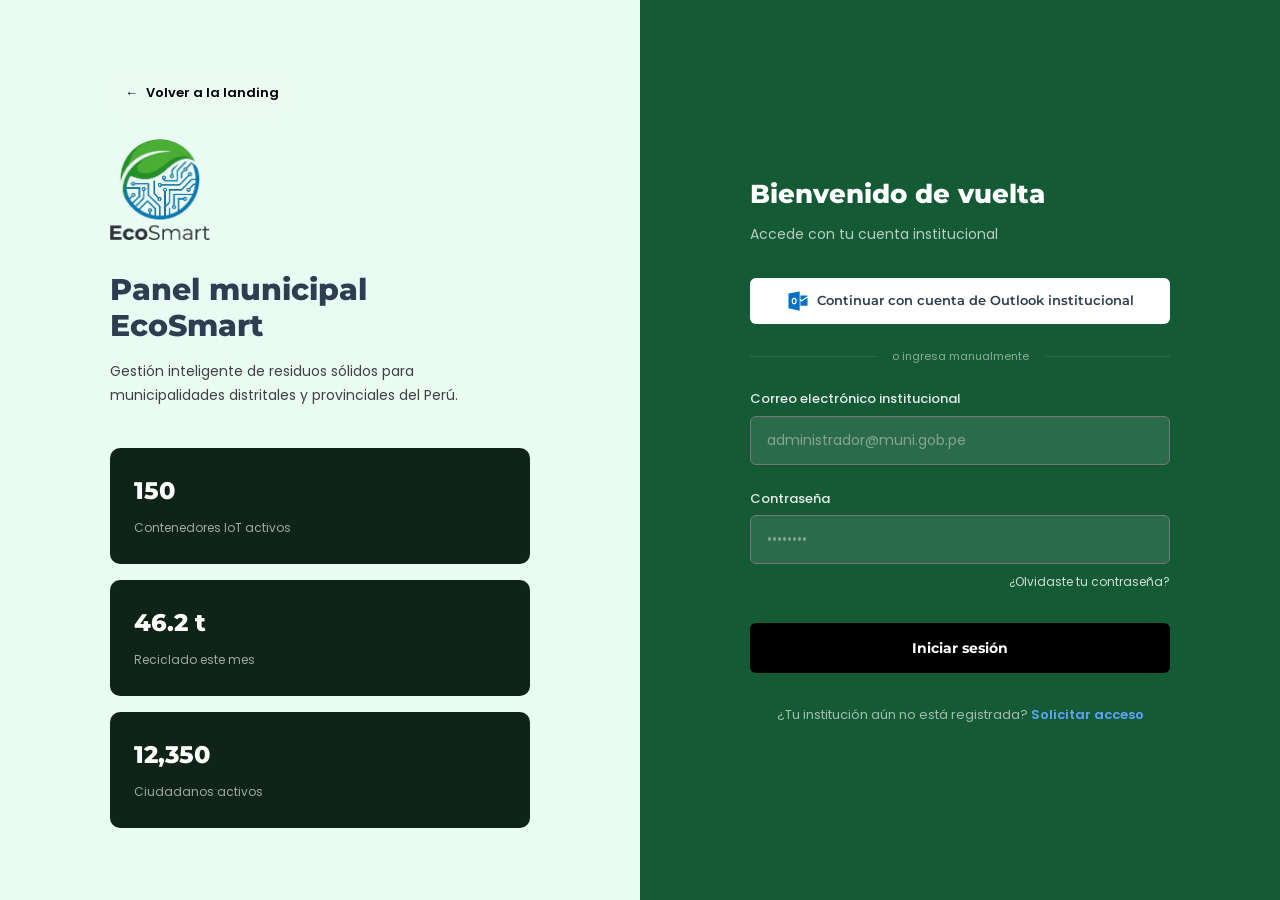
<file: municipal-login.html>
<!DOCTYPE html>
<html lang="es">
<head>
  <meta charset="UTF-8" />
  <meta name="viewport" content="width=device-width, initial-scale=1.0" />
  <title>EcoSmart | Panel Municipal — Iniciar sesión</title>
  <link rel="preconnect" href="https://fonts.googleapis.com" />
  <link rel="preconnect" href="https://fonts.gstatic.com" crossorigin />
  <link href="https://fonts.googleapis.com/css2?family=Montserrat:wght@400;500;600;700;800&family=Poppins:wght@400;500;600&display=swap" rel="stylesheet" />
  <link rel="icon" type="image/png" href="/favicon.png" />
  <link rel="stylesheet" href="assets/css/style.css" />
  <link rel="stylesheet" href="assets/css/dashboard.css" />
</head>
<body >

  <div class="login-page">

    
    <div class="auth-panel auth-panel--left">
      <div class="auth-panel__content">

        <a href="index.html" class="auth-back-btn">
          <span>←</span>
          <span>Volver a la landing</span>
        </a>

        <div class="auth-brand">
          <img src="assets/images/logoEcosmart_white.png" width="100" alt="EcoSmart logo" />
        </div>

        <h1 class="auth-panel__title">Panel municipal<br />EcoSmart</h1>
        <p class="auth-panel__desc">
          Gestión inteligente de residuos sólidos para municipalidades
          distritales y provinciales del Perú.
        </p>

        <div class="auth-stats">
          <div class="auth-stat-card">
            <span class="auth-stat-card__num">150</span>
            <span class="auth-stat-card__label">Contenedores IoT activos</span>
          </div>
          <div class="auth-stat-card">
            <span class="auth-stat-card__num">46.2 t</span>
            <span class="auth-stat-card__label">Reciclado este mes</span>
          </div>
          <div class="auth-stat-card">
            <span class="auth-stat-card__num">12,350</span>
            <span class="auth-stat-card__label">Ciudadanos activos</span>
          </div>
        </div>

      </div>
    </div>

    
    <div class="auth-panel auth-panel--right">
      <div class="auth-form-wrapper">

        <h2 class="auth-form__title">Bienvenido de vuelta</h2>
        <p class="auth-form__sub">Accede con tu cuenta institucional</p>

        <button type="button" class="auth-sso-btn" id="ssoBtn">
          <svg viewBox="0 0 32 32" width="22" xmlns="http://www.w3.org/2000/svg" fill="#000000"><g id="SVGRepo_bgCarrier" stroke-width="0"></g><g id="SVGRepo_tracerCarrier" stroke-linecap="round" stroke-linejoin="round"></g><g id="SVGRepo_iconCarrier"><title>file_type_outlook</title><path d="M19.484,7.937v5.477L21.4,14.619a.489.489,0,0,0,.21,0l8.238-5.554a1.174,1.174,0,0,0-.959-1.128Z" style="fill:#0072c6"></path><path d="M19.484,15.457l1.747,1.2a.522.522,0,0,0,.543,0c-.3.181,8.073-5.378,8.073-5.378V21.345a1.408,1.408,0,0,1-1.49,1.555H19.483V15.457Z" style="fill:#0072c6"></path><path d="M10.44,12.932a1.609,1.609,0,0,0-1.42.838,4.131,4.131,0,0,0-.526,2.218A4.05,4.05,0,0,0,9.02,18.2a1.6,1.6,0,0,0,2.771.022,4.014,4.014,0,0,0,.515-2.2,4.369,4.369,0,0,0-.5-2.281A1.536,1.536,0,0,0,10.44,12.932Z" style="fill:#0072c6"></path><path d="M2.153,5.155V26.582L18.453,30V2ZM13.061,19.491a3.231,3.231,0,0,1-2.7,1.361,3.19,3.19,0,0,1-2.64-1.318A5.459,5.459,0,0,1,6.706,16.1a5.868,5.868,0,0,1,1.036-3.616A3.267,3.267,0,0,1,10.486,11.1a3.116,3.116,0,0,1,2.61,1.321,5.639,5.639,0,0,1,1,3.484A5.763,5.763,0,0,1,13.061,19.491Z" style="fill:#0072c6"></path></g></svg>
          Continuar con cuenta de Outlook institucional
        </button>

        <div class="auth-divider"><span>o ingresa manualmente</span></div>

        <form class="auth-form" id="loginForm" novalidate>

          <div class="auth-form__group">
            <label class="auth-form__label" for="correoInst">Correo electrónico institucional</label>
            <input
              class="auth-form__input"
              type="email"
              id="correoInst"
              name="correoInst"
              placeholder="administrador@muni.gob.pe"
              required
            />
            <span class="auth-form__error">Ingresa un correo institucional válido.</span>
          </div>

          <div class="auth-form__group">
            <label class="auth-form__label" for="passwordInst">Contraseña</label>
            <input
              class="auth-form__input"
              type="password"
              id="passwordInst"
              name="passwordInst"
              placeholder="••••••••"
              required
            />
            <span class="auth-form__error">Ingresa tu contraseña.</span>
            <span class="auth-form__error" id="loginGeneralError" style="display: none; margin-top: 5px;">Correo o contraseña incorrectos.</span>
            <a href="#" class="auth-form__forgot">¿Olvidaste tu contraseña?</a>
          </div>

          <button type="submit" class="auth-btn-primary" id="loginSubmitBtn">Iniciar sesión</button>

        </form>

        <p class="auth-form__footer">
          ¿Tu institución aún no está registrada?
          <a href="municipal-register.html" class="auth-form__link">Solicitar acceso</a>
        </p>

      </div>
    </div>

  </div>

  <script src="assets/js/main.js"></script>
</body>
</html>
</file>
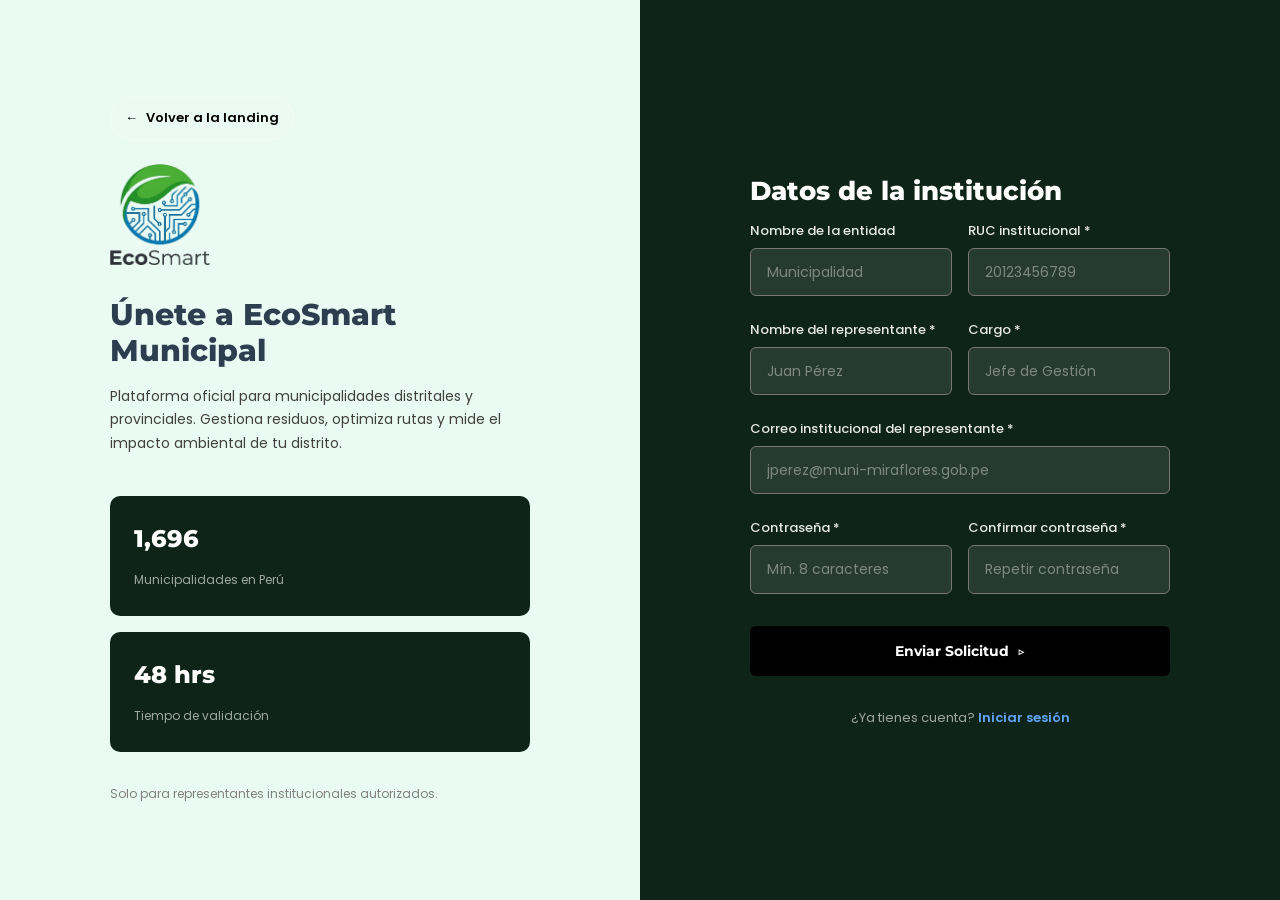
<file: municipal-register.html>
<!DOCTYPE html>
<html lang="es">
<head>
  <meta charset="UTF-8" />
  <meta name="viewport" content="width=device-width, initial-scale=1.0" />
  <title>EcoSmart | Registro de Institución</title>
  <link rel="preconnect" href="https://fonts.googleapis.com" />
  <link rel="preconnect" href="https://fonts.gstatic.com" crossorigin />
  <link href="https://fonts.googleapis.com/css2?family=Montserrat:wght@400;500;600;700;800&family=Poppins:wght@400;500;600&display=swap" rel="stylesheet" />
  <link rel="icon" type="image/png" href="/favicon.png" />
  <link rel="stylesheet" href="assets/css/style.css" />
  <link rel="stylesheet" href="assets/css/dashboard.css" />
</head>
<body>

  <div class="login-page">

    <div class="auth-panel auth-panel--left">
      <div class="auth-panel__content">
        <a href="index.html" class="auth-back-btn">
          <span>←</span>
          <span>Volver a la landing</span>
        </a>
        <div class="auth-brand">
          <img src="assets/images/logoEcosmart_white.png" width="100" alt="EcoSmart logo" />
        </div>

        <h1 class="auth-panel__title">Únete a EcoSmart<br />Municipal</h1>
        <p class="auth-panel__desc">
          Plataforma oficial para municipalidades distritales y
          provinciales. Gestiona residuos, optimiza rutas y mide el
          impacto ambiental de tu distrito.
        </p>

        <div class="auth-stats">
          <div class="auth-stat-card">
            <div class="auth-stat-card__row">
              <span class="auth-stat-card__num">1,696</span>
            </div>
            <span class="auth-stat-card__label">Municipalidades en Perú</span>
          </div>
          <div class="auth-stat-card">
            <div class="auth-stat-card__row">
              <span class="auth-stat-card__num">48 hrs</span>
            </div>
            <span class="auth-stat-card__label">Tiempo de validación</span>
          </div>
        </div>

        <p class="auth-panel__note">Solo para representantes institucionales autorizados.</p>

      </div>
    </div>

    <div class="auth-panel auth-panel--right auth-panel--darker">
      <div class="auth-form-wrapper">

        <h2 class="auth-form__title auth-form__title--white" id="registerTitle">Datos de la institución</h2>
        <form class="auth-form" id="registerForm" novalidate>

          <div class="auth-form__row">
            <div class="auth-form__group">
              <label class="auth-form__label auth-form__label--light" for="nombreEntidad">Nombre de la entidad</label>
              <input class="auth-form__input" type="text" id="nombreEntidad" name="nombreEntidad" placeholder="Municipalidad" required />
              <span class="auth-form__error">Campo obligatorio.</span>
            </div>
            <div class="auth-form__group">
              <label class="auth-form__label auth-form__label--light" for="rucInst">RUC institucional *</label>
              <input class="auth-form__input" type="text" id="rucInst" name="rucInst" placeholder="20123456789" maxlength="11" required />
              <span class="auth-form__error">Ingresa un RUC válido de 11 dígitos.</span>
            </div>
          </div>

          <div class="auth-form__row">
            <div class="auth-form__group">
              <label class="auth-form__label auth-form__label--light" for="nombreRepresentante">Nombre del representante *</label>
              <input class="auth-form__input" type="text" id="nombreRepresentante" name="nombreRepresentante" placeholder="Juan Pérez" required />
              <span class="auth-form__error">Campo obligatorio.</span>
            </div>
            <div class="auth-form__group">
              <label class="auth-form__label auth-form__label--light" for="cargoInst">Cargo *</label>
              <input class="auth-form__input" type="text" id="cargoInst" name="cargoInst" placeholder="Jefe de Gestión" required />
              <span class="auth-form__error">Campo obligatorio.</span>
            </div>
          </div>

          <div class="auth-form__group">
            <label class="auth-form__label auth-form__label--light" for="correoRepresentante">Correo institucional del representante *</label>
            <input class="auth-form__input" type="email" id="correoRepresentante" name="correoRepresentante" placeholder="jperez@muni-miraflores.gob.pe" required />
            <span class="auth-form__error">Ingresa un correo institucional válido.</span>
          </div>

          <div class="auth-form__row">
            <div class="auth-form__group">
              <label class="auth-form__label auth-form__label--light" for="passwordReg">Contraseña *</label>
              <input class="auth-form__input" type="password" id="passwordReg" name="passwordReg" placeholder="Mín. 8 caracteres" minlength="8" required />
              <span class="auth-form__error">Mínimo 8 caracteres.</span>
            </div>
            <div class="auth-form__group">
              <label class="auth-form__label auth-form__label--light" for="passwordConfirm">Confirmar contraseña *</label>
              <input class="auth-form__input" type="password" id="passwordConfirm" name="passwordConfirm" placeholder="Repetir contraseña" minlength="8" required />
              <span class="auth-form__error">Las contraseñas no coinciden.</span>
            </div>
          </div>

          <button type="submit" class="auth-btn-primary" id="registerSubmitBtn">
            <span class="auth-btn-primary__text">Enviar Solicitud &nbsp;▷</span>
            <span class="auth-btn-primary__spinner" hidden></span>
          </button>

        </form>

        <div class="auth-success" id="registerSuccess" hidden>
          <h3>¡Solicitud enviada con éxito!</h3>
          <p>
            Nuestro equipo revisará los datos de tu institución. Recibirás
            una confirmación en tu correo institucional en un máximo de
            <strong>48 horas hábiles</strong>.
          </p>
          <a href="municipal-login.html" class="auth-btn-primary auth-btn-primary--link">Volver a inicio de sesión</a>
        </div>

        <p class="auth-form__footer auth-form__footer--light" id="registerFooterLink">
          ¿Ya tienes cuenta?
          <a href="municipal-login.html" class="auth-form__link">Iniciar sesión</a>
        </p>

      </div>
    </div>

  </div>

  <script src="assets/js/main.js"></script>
</body>
</html>
</file>
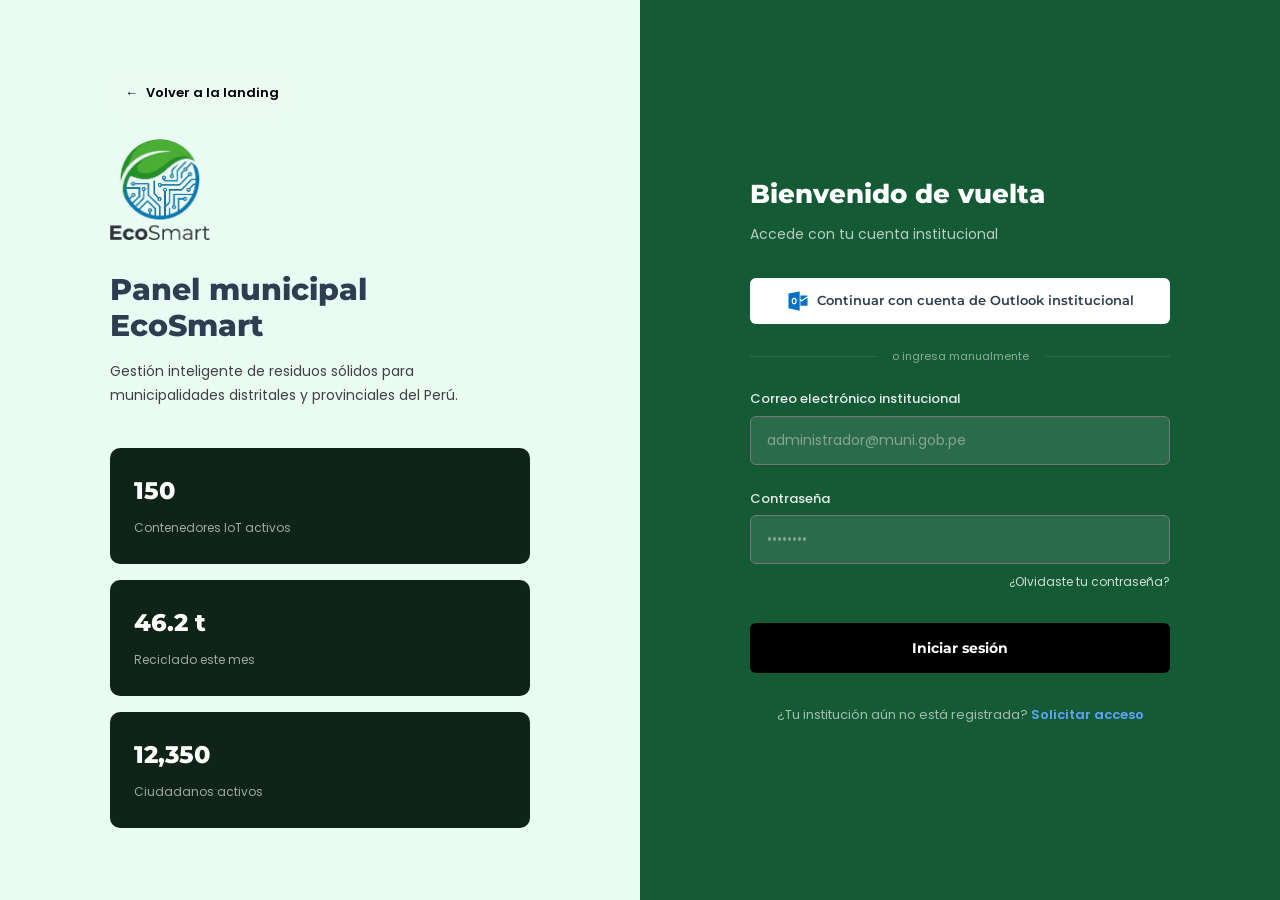
<file: municipal-rutas.html>
<!DOCTYPE html>
<html lang="es">

<head>
  <meta charset="UTF-8" />
  <meta name="viewport" content="width=device-width, initial-scale=1.0" />
  <title>EcoSmart | Panel Municipal — Rutas de Recolección</title>
  <link rel="preconnect" href="https://fonts.googleapis.com" />
  <link rel="preconnect" href="https://fonts.gstatic.com" crossorigin />
  <link
    href="https://fonts.googleapis.com/css2?family=Montserrat:wght@400;500;600;700;800&family=Poppins:wght@400;500;600&display=swap"
    rel="stylesheet" />
  <link rel="icon" type="image/png" href="favicon.png" />
  <link rel="stylesheet" href="assets/css/style.css" />
  <link rel="stylesheet" href="assets/css/dashboard.css" />
  <link rel="stylesheet" href="assets/css/rutas-not.css" />
</head>

<body class="dash-body">

  <div class="dash-layout">


    <aside class="dash-sidebar">
      <div class="dash-sidebar__brand">
        <img src="assets/images/logoEcosmart_white.png" width="100" alt="EcoSmart logo" />
      </div>

      <nav class="dash-sidebar__nav">
        <p class="dash-sidebar__section-label">Principal</p>
        <ul class="dash-sidebar__list">
          <li>
            <a href="municipal-dashboard.html" class="dash-sidebar__link">
              <svg viewBox="0 -0.5 25 25" width="30" fill="none" xmlns="http://www.w3.org/2000/svg">
                <g id="SVGRepo_bgCarrier" stroke-width="0"></g>
                <g id="SVGRepo_tracerCarrier" stroke-linecap="round" stroke-linejoin="round"></g>
                <g id="SVGRepo_iconCarrier">
                  <path fill-rule="evenodd" clip-rule="evenodd"
                    d="M9.918 10.0005H7.082C6.66587 9.99708 6.26541 10.1591 5.96873 10.4509C5.67204 10.7427 5.50343 11.1404 5.5 11.5565V17.4455C5.5077 18.3117 6.21584 19.0078 7.082 19.0005H9.918C10.3341 19.004 10.7346 18.842 11.0313 18.5502C11.328 18.2584 11.4966 17.8607 11.5 17.4445V11.5565C11.4966 11.1404 11.328 10.7427 11.0313 10.4509C10.7346 10.1591 10.3341 9.99708 9.918 10.0005Z"
                    stroke="#fff" stroke-width="1.5" stroke-linecap="round" stroke-linejoin="round"></path>
                  <path fill-rule="evenodd" clip-rule="evenodd"
                    d="M9.918 4.0006H7.082C6.23326 3.97706 5.52559 4.64492 5.5 5.4936V6.5076C5.52559 7.35629 6.23326 8.02415 7.082 8.0006H9.918C10.7667 8.02415 11.4744 7.35629 11.5 6.5076V5.4936C11.4744 4.64492 10.7667 3.97706 9.918 4.0006Z"
                    stroke="#fff" stroke-width="1.5" stroke-linecap="round" stroke-linejoin="round"></path>
                  <path fill-rule="evenodd" clip-rule="evenodd"
                    d="M15.082 13.0007H17.917C18.3333 13.0044 18.734 12.8425 19.0309 12.5507C19.3278 12.2588 19.4966 11.861 19.5 11.4447V5.55666C19.4966 5.14054 19.328 4.74282 19.0313 4.45101C18.7346 4.1592 18.3341 3.9972 17.918 4.00066H15.082C14.6659 3.9972 14.2654 4.1592 13.9687 4.45101C13.672 4.74282 13.5034 5.14054 13.5 5.55666V11.4447C13.5034 11.8608 13.672 12.2585 13.9687 12.5503C14.2654 12.8421 14.6659 13.0041 15.082 13.0007Z"
                    stroke="#fff" stroke-width="1.5" stroke-linecap="round" stroke-linejoin="round"></path>
                  <path fill-rule="evenodd" clip-rule="evenodd"
                    d="M15.082 19.0006H17.917C18.7661 19.0247 19.4744 18.3567 19.5 17.5076V16.4936C19.4744 15.6449 18.7667 14.9771 17.918 15.0006H15.082C14.2333 14.9771 13.5256 15.6449 13.5 16.4936V17.5066C13.525 18.3557 14.2329 19.0241 15.082 19.0006Z"
                    stroke="#fff" stroke-width="1.5" stroke-linecap="round" stroke-linejoin="round"></path>
                </g>
              </svg>
              Dashboard
            </a>
          </li>
          
          <li>
            <a href="municipal-estadisticas.html" class="dash-sidebar__link">
              <svg viewBox="0 0 24 24" width="25" fill="none" xmlns="http://www.w3.org/2000/svg">
                <g id="SVGRepo_bgCarrier" stroke-width="0"></g>
                <g id="SVGRepo_tracerCarrier" stroke-linecap="round" stroke-linejoin="round"></g>
                <g id="SVGRepo_iconCarrier">
                  <path d="M10 9H14V19H10V9Z" stroke="#fff" stroke-width="2" stroke-linecap="round"
                    stroke-linejoin="round"></path>
                  <path d="M17 5H21V19H17V5Z" stroke="#fff" stroke-width="2" stroke-linecap="round"
                    stroke-linejoin="round"></path>
                  <path d="M3 14H7V19H3V14Z" stroke="#fff" stroke-width="2" stroke-linecap="round"
                    stroke-linejoin="round"></path>
                </g>
              </svg>
              Estadísticas
            </a>
          </li>
          <li>
            <a href="municipal-rutas.html" class="dash-sidebar__link is-active">
              <svg viewBox="0 0 16 16" width="25" fill="none" xmlns="http://www.w3.org/2000/svg">
                <g id="SVGRepo_bgCarrier" stroke-width="0"></g>
                <g id="SVGRepo_tracerCarrier" stroke-linecap="round" stroke-linejoin="round"></g>
                <g id="SVGRepo_iconCarrier">
                  <path
                    d="M5 3C5 4.10457 4.10457 5 3 5C1.89543 5 1 4.10457 1 3C1 1.89543 1.89543 1 3 1C4.10457 1 5 1.89543 5 3Z"
                    fill="#fff"></path>
                  <path
                    d="M15 13C15 14.1046 14.1046 15 13 15C11.8954 15 11 14.1046 11 13C11 11.8954 11.8954 11 13 11C14.1046 11 15 11.8954 15 13Z"
                    fill="#fff"></path>
                  <path
                    d="M9 4.5C9 3.67157 9.67157 3 10.5 3C11.3284 3 12 3.67157 12 4.5V9H14V4.5C14 2.567 12.433 1 10.5 1C8.567 1 7 2.567 7 4.5V11.5C7 12.3284 6.32843 13 5.5 13C4.67157 13 4 12.3284 4 11.5V7H2V11.5C2 13.433 3.567 15 5.5 15C7.433 15 9 13.433 9 11.5V4.5Z"
                    fill="#fff"></path>
                </g>
              </svg>
              Rutas
            </a>
          </li>
        </ul>

        <p class="dash-sidebar__section-label">Gestión</p>
        <ul class="dash-sidebar__list">
          <li>
            <a href="municipal-usuarios.html" class="dash-sidebar__link">
              <svg viewBox="0 0 24 24" width="25" fill="none" xmlns="http://www.w3.org/2000/svg">
                <g id="SVGRepo_bgCarrier" stroke-width="0"></g>
                <g id="SVGRepo_tracerCarrier" stroke-linecap="round" stroke-linejoin="round"></g>
                <g id="SVGRepo_iconCarrier">
                  <path
                    d="M13 20V18C13 15.2386 10.7614 13 8 13C5.23858 13 3 15.2386 3 18V20H13ZM13 20H21V19C21 16.0545 18.7614 14 16 14C14.5867 14 13.3103 14.6255 12.4009 15.6311M11 7C11 8.65685 9.65685 10 8 10C6.34315 10 5 8.65685 5 7C5 5.34315 6.34315 4 8 4C9.65685 4 11 5.34315 11 7ZM18 9C18 10.1046 17.1046 11 16 11C14.8954 11 14 10.1046 14 9C14 7.89543 14.8954 7 16 7C17.1046 7 18 7.89543 18 9Z"
                    stroke="#fff" stroke-width="2" stroke-linecap="round" stroke-linejoin="round"></path>
                </g>
              </svg>
              Usuarios y roles
            </a>
          </li>
        </ul>

        <p class="dash-sidebar__section-label">Sistema</p>
        <ul class="dash-sidebar__list">
          <li>
            <a href="municipal-alertas.html" class="dash-sidebar__link">
              <svg viewBox="-1 0 30 30" width="20" version="1.1" xmlns="http://www.w3.org/2000/svg"
                xmlns:xlink="http://www.w3.org/1999/xlink" xmlns:sketch="http://www.bohemiancoding.com/sketch/ns"
                fill="#000000">
                <g id="SVGRepo_bgCarrier" stroke-width="0"></g>
                <g id="SVGRepo_tracerCarrier" stroke-linecap="round" stroke-linejoin="round"></g>
                <g id="SVGRepo_iconCarrier">
                  <title>alert</title>
                  <desc>Created with Sketch Beta.</desc>
                  <defs> </defs>
                  <g id="Page-1" stroke="none" stroke-width="1" fill="none" fill-rule="evenodd" sketch:type="MSPage">
                    <g id="Icon-Set" sketch:type="MSLayerGroup" transform="translate(-362.000000, -880.000000)"
                      fill="#fff">
                      <path
                        d="M365,904 L368,898 L368,890 C368,885.582 371.582,882 376,882 C380.418,882 384,885.582 384,890 L384,898 L387,904 L365,904 L365,904 Z M376,908 C374.695,908 373.597,907.163 373.184,906 L378.816,906 C378.403,907.163 377.305,908 376,908 L376,908 Z M386,898 L386,890 C386,884.478 381.522,880 376,880 C370.478,880 366,884.478 366,890 L366,898 L362,906 L371.101,906 C371.564,908.282 373.581,910 376,910 C378.419,910 380.436,908.282 380.899,906 L390,906 L386,898 L386,898 Z"
                        id="alert" sketch:type="MSShapeGroup"> </path>
                    </g>
                  </g>
                </g>
              </svg>
              Alertas
              <span class="dash-sidebar__dot" aria-label="Alertas nuevas"></span>
            </a>
          </li>
          <li>
            <a href="municipal-configuracion.html" class="dash-sidebar__link">
              <svg viewBox="-0.5 0 25 25" width="25" fill="none" xmlns="http://www.w3.org/2000/svg">
                <g id="SVGRepo_bgCarrier" stroke-width="0"></g>
                <g id="SVGRepo_tracerCarrier" stroke-linecap="round" stroke-linejoin="round"></g>
                <g id="SVGRepo_iconCarrier">
                  <path
                    d="M18.8887 10.25C18.5395 10.2462 18.1974 10.151 17.8964 9.97387C17.5954 9.79677 17.3461 9.54393 17.1731 9.24053C17.0002 8.93714 16.9097 8.59372 16.9107 8.2445C16.9117 7.89528 17.0041 7.55241 17.1787 7.24999L17.2987 7.03997C17.4297 6.81781 17.5133 6.57097 17.5443 6.31493C17.5753 6.0589 17.553 5.79924 17.4788 5.55224C17.4046 5.30524 17.2801 5.07626 17.1132 4.87969C16.9462 4.68312 16.7404 4.52317 16.5087 4.40996V4.40996C16.0227 4.17652 15.467 4.13332 14.9507 4.28875C14.4345 4.44418 13.995 4.78704 13.7187 5.24999V5.24999C13.5404 5.54389 13.2894 5.78686 12.9899 5.9555C12.6903 6.12413 12.3524 6.21276 12.0087 6.21276C11.665 6.21276 11.327 6.12413 11.0275 5.9555C10.728 5.78686 10.4769 5.54389 10.2987 5.24999C10.0224 4.78704 9.58291 4.44418 9.06665 4.28875C8.5504 4.13332 7.99469 4.17652 7.5087 4.40996V4.40996C7.27697 4.52317 7.07116 4.68312 6.90421 4.87969C6.73726 5.07626 6.61277 5.30524 6.53858 5.55224C6.46438 5.79924 6.44209 6.0589 6.47309 6.31493C6.50408 6.57097 6.5877 6.81781 6.71869 7.03997L6.83869 7.24999C7.01332 7.55241 7.10571 7.89528 7.10669 8.2445C7.10767 8.59372 7.01721 8.93714 6.84427 9.24053C6.67134 9.54393 6.42196 9.79677 6.12097 9.97387C5.81999 10.151 5.4779 10.2462 5.12869 10.25C4.64217 10.238 4.16698 10.3979 3.78659 10.7015C3.40621 11.005 3.14493 11.4329 3.04868 11.91C2.99868 12.1996 3.01314 12.4967 3.09101 12.7801C3.16887 13.0635 3.30826 13.3263 3.49921 13.5497C3.69016 13.7731 3.92799 13.9516 4.1958 14.0727C4.46362 14.1937 4.75481 14.2543 5.04868 14.25H5.1687C5.5179 14.2538 5.86 14.349 6.16098 14.5261C6.46196 14.7032 6.71131 14.9561 6.88425 15.2595C7.05718 15.5628 7.14768 15.9063 7.1467 16.2555C7.14572 16.6047 7.05333 16.9476 6.87869 17.25L6.82868 17.33C6.56685 17.7935 6.4956 18.3407 6.62998 18.8558C6.76435 19.3709 7.0938 19.8135 7.54868 20.09V20.09C8.00218 20.351 8.53992 20.4239 9.04654 20.293C9.55316 20.1622 9.98834 19.838 10.2587 19.39L10.2787 19.25C10.457 18.9561 10.708 18.7131 11.0075 18.5445C11.307 18.3759 11.6449 18.2872 11.9887 18.2872C12.3324 18.2872 12.6704 18.3759 12.9699 18.5445C13.2694 18.7131 13.5204 18.9561 13.6987 19.25L13.7687 19.39C14.0391 19.8407 14.4761 20.1668 14.9851 20.2978C15.4942 20.4288 16.0343 20.3542 16.4887 20.09C16.9367 19.8197 17.2609 19.3845 17.3917 18.8779C17.5226 18.3712 17.4497 17.8335 17.1887 17.38L17.1287 17.27C16.9541 16.9676 16.8617 16.6247 16.8607 16.2754C16.8597 15.9262 16.9502 15.5829 17.1231 15.2795C17.296 14.9761 17.5454 14.7232 17.8464 14.5461C18.1474 14.369 18.4895 14.2738 18.8387 14.27H18.9587C19.2525 14.2743 19.5438 14.2138 19.8116 14.0927C20.0794 13.9717 20.3172 13.793 20.5082 13.5696C20.6991 13.3462 20.8385 13.0835 20.9164 12.8001C20.9942 12.5167 21.0087 12.2196 20.9587 11.93C20.8669 11.451 20.6088 11.0198 20.2301 10.7124C19.8514 10.405 19.3763 10.2413 18.8887 10.25V10.25Z"
                    stroke="#fff" stroke-width="1.5" stroke-linecap="round" stroke-linejoin="round"></path>
                  <path
                    d="M12 14.79C13.3807 14.79 14.5 13.6707 14.5 12.29C14.5 10.9093 13.3807 9.78998 12 9.78998C10.6193 9.78998 9.5 10.9093 9.5 12.29C9.5 13.6707 10.6193 14.79 12 14.79Z"
                    stroke="#fff" stroke-width="1.5" stroke-linecap="round" stroke-linejoin="round"></path>
                </g>
              </svg>
              Configuración
            </a>
          </li>
        </ul>
      </nav>

      <a href="municipal-login.html" class="dash-sidebar__logout">
        <svg viewBox="0 0 24 24" fill="none" width="20" xmlns="http://www.w3.org/2000/svg">
          <g id="SVGRepo_bgCarrier" stroke-width="0"></g>
          <g id="SVGRepo_tracerCarrier" stroke-linecap="round" stroke-linejoin="round"></g>
          <g id="SVGRepo_iconCarrier">
            <path d="M21 12L13 12" stroke="#fff" stroke-width="2" stroke-linecap="round" stroke-linejoin="round"></path>
            <path d="M18 15L20.913 12.087V12.087C20.961 12.039 20.961 11.961 20.913 11.913V11.913L18 9" stroke="#fff"
              stroke-width="2" stroke-linecap="round" stroke-linejoin="round"></path>
            <path
              d="M16 5V4.5V4.5C16 3.67157 15.3284 3 14.5 3H5C3.89543 3 3 3.89543 3 5V19C3 20.1046 3.89543 21 5 21H14.5C15.3284 21 16 20.3284 16 19.5V19.5V19"
              stroke="#fff" stroke-width="2" stroke-linecap="round" stroke-linejoin="round"></path>
          </g>
        </svg>
        Salir
      </a>
    </aside>
    <main class="dash-main">

      <div class="dash-header">
        <h1 class="dash-header__title">Rutas de recolección</h1>
        <button type="button" class="dash-pill-btn">
          <svg width="33" height="33" viewBox="0 0 33 33" fill="none" xmlns="http://www.w3.org/2000/svg">
            <path fill-rule="evenodd" clip-rule="evenodd"
              d="M13.6372 4.994C12.4616 5.8905 11.0935 7.25588 9.174 9.174C7.2545 11.0921 5.8905 12.4602 4.994 13.6372C4.114 14.7895 3.78125 15.6365 3.78125 16.5C3.78125 17.3635 4.114 18.2105 4.994 19.3627C5.8905 20.5384 7.25588 21.9065 9.174 23.826C11.0921 25.7455 12.4602 27.1081 13.6372 28.006C14.7895 28.886 15.6365 29.2188 16.5 29.2188C17.3635 29.2188 18.2105 28.886 19.3627 28.006C20.5384 27.1095 21.9065 25.7441 23.826 23.826C25.7455 21.9079 27.1081 20.5397 28.006 19.3627C28.886 18.2105 29.2188 17.3635 29.2188 16.5C29.2188 15.6365 28.886 14.7895 28.006 13.6372C27.1095 12.4616 25.7441 11.0935 23.826 9.174C21.9079 7.2545 20.5397 5.8905 19.3627 4.994C18.2105 4.114 17.3635 3.78125 16.5 3.78125C15.6365 3.78125 14.7895 4.114 13.6372 4.994ZM12.386 3.35362C13.7225 2.33475 15.004 1.71875 16.5 1.71875C17.996 1.71875 19.2775 2.33475 20.614 3.355C21.9134 4.345 23.3778 5.80937 25.2285 7.6615L25.3385 7.7715C27.1906 9.62362 28.655 11.0866 29.6464 12.386C30.6653 13.7225 31.2812 15.004 31.2812 16.5C31.2812 17.996 30.6652 19.2775 29.645 20.614C28.655 21.9134 27.1906 23.3778 25.3385 25.2285L25.2285 25.3385C23.3764 27.1906 21.9134 28.655 20.614 29.6464C19.2775 30.6653 17.996 31.2812 16.5 31.2812C15.004 31.2812 13.7225 30.6652 12.386 29.645C11.0866 28.655 9.62225 27.1906 7.7715 25.3385L7.6615 25.2285C5.80937 23.3764 4.345 21.9134 3.35362 20.614C2.33475 19.2775 1.71875 17.996 1.71875 16.5C1.71875 15.004 2.33475 13.7225 3.355 12.386C4.345 11.0866 5.80937 9.62225 7.6615 7.7715L7.7715 7.6615C9.62362 5.80937 11.0866 4.345 12.386 3.35362Z"
              fill="black" />
            <path fill-rule="evenodd" clip-rule="evenodd"
              d="M17.5808 11.6695C17.7678 11.47 18.0265 11.353 18.2998 11.3443C18.5731 11.3355 18.8388 11.4357 19.0382 11.6227L22.7054 15.0602C22.8082 15.1567 22.8901 15.2732 22.9462 15.4025C23.0022 15.5319 23.0311 15.6714 23.0311 15.8123C23.0311 15.9533 23.0022 16.0928 22.9462 16.2222C22.8901 16.3515 22.8082 16.468 22.7054 16.5645L19.0382 20.002C18.838 20.1843 18.574 20.2806 18.3033 20.2699C18.0326 20.2592 17.777 20.1425 17.5917 19.9449C17.4064 19.7473 17.3063 19.4848 17.313 19.214C17.3197 18.9432 17.4327 18.6859 17.6275 18.4977L19.3916 16.8436H14.6671C14.2079 16.8436 13.5066 16.9811 12.9525 17.3551C12.4534 17.692 12.0312 18.2392 12.0312 19.2498C12.0312 19.5233 11.9226 19.7856 11.7292 19.979C11.5358 20.1724 11.2735 20.2811 11 20.2811C10.7265 20.2811 10.4642 20.1724 10.2708 19.979C10.0774 19.7856 9.96875 19.5233 9.96875 19.2498C9.96875 17.5105 10.769 16.339 11.7975 15.6446C12.7724 14.9873 13.904 14.7811 14.6671 14.7811H19.3916L17.6275 13.127C17.4281 12.9399 17.3111 12.6812 17.3023 12.4079C17.2935 12.1346 17.3937 11.869 17.5808 11.6695Z"
              fill="black" />
          </svg>
          Generar ruta óptima
        </button>
      </div>

      <div class="dash-routes-grid">

        <div class="dash-routes-list">

          <div class="dash-route-card">
            <svg width="36" height="36" viewBox="0 0 36 36" fill="none" xmlns="http://www.w3.org/2000/svg">
              <path
                d="M2.9375 0C1.33069 0 0 1.33069 0 2.9375C0 4.54431 1.33069 5.875 2.9375 5.875C4.54431 5.875 5.875 4.54431 5.875 2.9375C5.875 1.33069 4.54431 0 2.9375 0ZM8.8125 1.46875C8.00469 1.46875 7.34375 2.12969 7.34375 2.9375C7.34375 3.74531 8.00469 4.40625 8.8125 4.40625C9.62031 4.40625 10.2812 3.74531 10.2812 2.9375C10.2812 2.12969 9.62031 1.46875 8.8125 1.46875ZM13.2188 1.46875C12.4109 1.46875 11.75 2.12969 11.75 2.9375C11.75 3.74531 12.4109 4.40625 13.2188 4.40625C14.0266 4.40625 14.6875 3.74531 14.6875 2.9375C14.6875 2.12969 14.0266 1.46875 13.2188 1.46875ZM17.625 1.46875C16.8172 1.46875 16.1562 2.12969 16.1562 2.9375C16.1562 3.74531 16.8172 4.40625 17.625 4.40625C18.4328 4.40625 19.0938 3.74531 19.0938 2.9375C19.0938 2.12969 18.4328 1.46875 17.625 1.46875ZM22.0312 1.46875C21.2234 1.46875 20.5625 2.12969 20.5625 2.9375C20.5625 3.74531 21.2234 4.40625 22.0312 4.40625C22.8391 4.40625 23.5 3.74531 23.5 2.9375C23.5 2.12969 22.8391 1.46875 22.0312 1.46875ZM26.4375 1.46875C25.6297 1.46875 24.9688 2.12969 24.9688 2.9375C24.9688 3.74531 25.6297 4.40625 26.4375 4.40625C27.2453 4.40625 27.9062 3.74531 27.9062 2.9375C27.9062 2.12969 27.2453 1.46875 26.4375 1.46875ZM30.8438 1.46875C30.0359 1.46875 29.375 2.12969 29.375 2.9375C29.375 3.74531 30.0359 4.40625 30.8438 4.40625C31.6516 4.40625 32.3125 3.74531 32.3125 2.9375C32.3125 2.12969 31.6516 1.46875 30.8438 1.46875ZM33.7812 4.40625C32.9734 4.40625 32.3125 5.06719 32.3125 5.875C32.3125 6.68281 32.9734 7.34375 33.7812 7.34375C34.5891 7.34375 35.25 6.68281 35.25 5.875C35.25 5.06719 34.5891 4.40625 33.7812 4.40625ZM17.625 8.8125C15.1986 8.8125 13.2188 10.7924 13.2188 13.2188C13.2188 15.0547 15.5878 19.8164 16.3178 21.2337L17.625 23.7747L18.9322 21.2337C19.6636 19.8164 22.0312 15.0547 22.0312 13.2188C22.0312 10.7924 20.0514 8.8125 17.625 8.8125ZM33.7812 8.8125C32.9734 8.8125 32.3125 9.47344 32.3125 10.2812C32.3125 11.0891 32.9734 11.75 33.7812 11.75C34.5891 11.75 35.25 11.0891 35.25 10.2812C35.25 9.47344 34.5891 8.8125 33.7812 8.8125ZM17.625 11.75C18.4328 11.75 19.0938 12.4109 19.0938 13.2188C19.0938 14.0266 18.4328 14.6875 17.625 14.6875C16.8172 14.6875 16.1562 14.0266 16.1562 13.2188C16.1562 12.4109 16.8172 11.75 17.625 11.75ZM33.7812 13.2188C32.9734 13.2188 32.3125 13.8797 32.3125 14.6875C32.3125 15.4953 32.9734 16.1562 33.7812 16.1562C34.5891 16.1562 35.25 15.4953 35.25 14.6875C35.25 13.8797 34.5891 13.2188 33.7812 13.2188ZM33.7812 17.625C32.9734 17.625 32.3125 18.2859 32.3125 19.0938C32.3125 19.9016 32.9734 20.5625 33.7812 20.5625C34.5891 20.5625 35.25 19.9016 35.25 19.0938C35.25 18.2859 34.5891 17.625 33.7812 17.625ZM4.40625 20.5625C3.59844 20.5625 2.9375 21.2234 2.9375 22.0312C2.9375 22.8391 3.59844 23.5 4.40625 23.5C5.21406 23.5 5.875 22.8391 5.875 22.0312C5.875 21.2234 5.21406 20.5625 4.40625 20.5625ZM8.8125 20.5625C8.00469 20.5625 7.34375 21.2234 7.34375 22.0312C7.34375 22.8391 8.00469 23.5 8.8125 23.5C9.62031 23.5 10.2812 22.8391 10.2812 22.0312C10.2812 21.2234 9.62031 20.5625 8.8125 20.5625ZM13.2188 20.5625C12.4109 20.5625 11.75 21.2234 11.75 22.0312C11.75 22.8391 12.4109 23.5 13.2188 23.5C14.0266 23.5 14.6875 22.8391 14.6875 22.0312C14.6875 21.2234 14.0266 20.5625 13.2188 20.5625ZM22.0312 20.5625C21.2234 20.5625 20.5625 21.2234 20.5625 22.0312C20.5625 22.8391 21.2234 23.5 22.0312 23.5C22.8391 23.5 23.5 22.8391 23.5 22.0312C23.5 21.2234 22.8391 20.5625 22.0312 20.5625ZM26.4375 20.5625C25.6297 20.5625 24.9688 21.2234 24.9688 22.0312C24.9688 22.8391 25.6297 23.5 26.4375 23.5C27.2453 23.5 27.9062 22.8391 27.9062 22.0312C27.9062 21.2234 27.2453 20.5625 26.4375 20.5625ZM30.8438 20.5625C30.0359 20.5625 29.375 21.2234 29.375 22.0312C29.375 22.8391 30.0359 23.5 30.8438 23.5C31.6516 23.5 32.3125 22.8391 32.3125 22.0312C32.3125 21.2234 31.6516 20.5625 30.8438 20.5625ZM1.46875 23.5C0.660937 23.5 0 24.1609 0 24.9688C0 25.7766 0.660937 26.4375 1.46875 26.4375C2.27656 26.4375 2.9375 25.7766 2.9375 24.9688C2.9375 24.1609 2.27656 23.5 1.46875 23.5ZM1.46875 27.9062C0.660937 27.9062 0 28.5672 0 29.375C0 30.1828 0.660937 30.8438 1.46875 30.8438C2.27656 30.8438 2.9375 30.1828 2.9375 29.375C2.9375 28.5672 2.27656 27.9062 1.46875 27.9062ZM32.3125 29.375C30.7057 29.375 29.375 30.7057 29.375 32.3125C29.375 33.9193 30.7057 35.25 32.3125 35.25C33.9193 35.25 35.25 33.9193 35.25 32.3125C35.25 30.7057 33.9193 29.375 32.3125 29.375ZM4.40625 30.8438C3.59844 30.8438 2.9375 31.5047 2.9375 32.3125C2.9375 33.1203 3.59844 33.7812 4.40625 33.7812C5.21406 33.7812 5.875 33.1203 5.875 32.3125C5.875 31.5047 5.21406 30.8438 4.40625 30.8438ZM8.8125 30.8438C8.00469 30.8438 7.34375 31.5047 7.34375 32.3125C7.34375 33.1203 8.00469 33.7812 8.8125 33.7812C9.62031 33.7812 10.2812 33.1203 10.2812 32.3125C10.2812 31.5047 9.62031 30.8438 8.8125 30.8438ZM13.2188 30.8438C12.4109 30.8438 11.75 31.5047 11.75 32.3125C11.75 33.1203 12.4109 33.7812 13.2188 33.7812C14.0266 33.7812 14.6875 33.1203 14.6875 32.3125C14.6875 31.5047 14.0266 30.8438 13.2188 30.8438ZM17.625 30.8438C16.8172 30.8438 16.1562 31.5047 16.1562 32.3125C16.1562 33.1203 16.8172 33.7812 17.625 33.7812C18.4328 33.7812 19.0938 33.1203 19.0938 32.3125C19.0938 31.5047 18.4328 30.8438 17.625 30.8438ZM22.0312 30.8438C21.2234 30.8438 20.5625 31.5047 20.5625 32.3125C20.5625 33.1203 21.2234 33.7812 22.0312 33.7812C22.8391 33.7812 23.5 33.1203 23.5 32.3125C23.5 31.5047 22.8391 30.8438 22.0312 30.8438ZM26.4375 30.8438C25.6297 30.8438 24.9688 31.5047 24.9688 32.3125C24.9688 33.1203 25.6297 33.7812 26.4375 33.7812C27.2453 33.7812 27.9062 33.1203 27.9062 32.3125C27.9062 31.5047 27.2453 30.8438 26.4375 30.8438Z"
                fill="black" />
            </svg>
            <div class="dash-route-card__body">
              <div class="dash-route-card__top">
                <h3 class="dash-route-card__title" id="routeTitle">Ruta Miraflores Norte</h3>
                <span class="dash-route-status dash-route-status--curso">En curso</span>
              </div>
              <p class="dash-route-card__meta">14 contenedores — 8.3 km — Op: Carlos M.</p>
            </div>
          </div>

          <div class="dash-route-card">

            <svg width="36" height="36" viewBox="0 0 47 47" fill="none" xmlns="http://www.w3.org/2000/svg">
              <path
                d="M42.2992 11.7502C42.2992 15.4368 37.9591 20.9372 36.0864 23.133C35.8073 23.4561 35.3961 23.581 35.0216 23.5002H28.1992C26.8994 23.5002 25.8492 24.5504 25.8492 25.8502C25.8492 27.15 26.8994 28.2002 28.1992 28.2002H35.2492C39.1414 28.2002 42.2992 31.358 42.2992 35.2502C42.2992 39.1424 39.1414 42.3002 35.2492 42.3002H14.9511C15.59 41.5732 16.3684 40.6405 17.1542 39.5977C17.6169 38.9808 18.0942 38.3052 18.5495 37.6002H35.2492C36.5491 37.6002 37.5992 36.55 37.5992 35.2502C37.5992 33.9503 36.5491 32.9002 35.2492 32.9002H28.1992C24.307 32.9002 21.1492 29.7424 21.1492 25.8502C21.1492 21.958 24.307 18.8002 28.1992 18.8002H31.122C29.5798 16.4869 28.1992 13.8285 28.1992 11.7502C28.1992 7.85801 31.357 4.7002 35.2492 4.7002C39.1414 4.7002 42.2992 7.85801 42.2992 11.7502ZM13.2987 40.6185C13.0197 40.9343 12.77 41.2133 12.557 41.4483L12.4248 41.5952L12.4102 41.5805C11.9695 41.9183 11.338 41.8743 10.9414 41.4483C9.09078 39.4361 4.69922 34.2588 4.69922 30.5502C4.69922 26.658 7.85703 23.5002 11.7492 23.5002C15.6414 23.5002 18.7992 26.658 18.7992 30.5502C18.7992 32.7533 17.2497 35.4705 15.6047 37.7397C14.8189 38.8193 14.0111 39.796 13.3428 40.5671L13.2987 40.6185ZM14.0992 30.5502C14.0992 29.2504 13.0491 28.2002 11.7492 28.2002C10.4494 28.2002 9.39922 29.2504 9.39922 30.5502C9.39922 31.85 10.4494 32.9002 11.7492 32.9002C13.0491 32.9002 14.0992 31.85 14.0992 30.5502ZM35.2492 14.1002C36.5491 14.1002 37.5992 13.05 37.5992 11.7502C37.5992 10.4504 36.5491 9.4002 35.2492 9.4002C33.9494 9.4002 32.8992 10.4504 32.8992 11.7502C32.8992 13.05 33.9494 14.1002 35.2492 14.1002Z"
                fill="black" />
            </svg>
            <div class="dash-route-card__body">
              <div class="dash-route-card__top">
                <h3 class="dash-route-card__title">Ruta Av. Larco</h3>
                <button type="button" class="dash-route-status dash-route-status--asignar">Asignar</button>
              </div>
              <p class="dash-route-card__meta">9 contenedores — 5.1 km — Sin asignar</p>
            </div>
          </div>

          <div class="dash-route-card">
            <svg width="36" height="36" viewBox="0 0 36 36" fill="none" xmlns="http://www.w3.org/2000/svg">
              <path
                d="M2.9375 0C1.33069 0 0 1.33069 0 2.9375C0 4.54431 1.33069 5.875 2.9375 5.875C4.54431 5.875 5.875 4.54431 5.875 2.9375C5.875 1.33069 4.54431 0 2.9375 0ZM8.8125 1.46875C8.00469 1.46875 7.34375 2.12969 7.34375 2.9375C7.34375 3.74531 8.00469 4.40625 8.8125 4.40625C9.62031 4.40625 10.2812 3.74531 10.2812 2.9375C10.2812 2.12969 9.62031 1.46875 8.8125 1.46875ZM13.2188 1.46875C12.4109 1.46875 11.75 2.12969 11.75 2.9375C11.75 3.74531 12.4109 4.40625 13.2188 4.40625C14.0266 4.40625 14.6875 3.74531 14.6875 2.9375C14.6875 2.12969 14.0266 1.46875 13.2188 1.46875ZM17.625 1.46875C16.8172 1.46875 16.1562 2.12969 16.1562 2.9375C16.1562 3.74531 16.8172 4.40625 17.625 4.40625C18.4328 4.40625 19.0938 3.74531 19.0938 2.9375C19.0938 2.12969 18.4328 1.46875 17.625 1.46875ZM22.0312 1.46875C21.2234 1.46875 20.5625 2.12969 20.5625 2.9375C20.5625 3.74531 21.2234 4.40625 22.0312 4.40625C22.8391 4.40625 23.5 3.74531 23.5 2.9375C23.5 2.12969 22.8391 1.46875 22.0312 1.46875ZM26.4375 1.46875C25.6297 1.46875 24.9688 2.12969 24.9688 2.9375C24.9688 3.74531 25.6297 4.40625 26.4375 4.40625C27.2453 4.40625 27.9062 3.74531 27.9062 2.9375C27.9062 2.12969 27.2453 1.46875 26.4375 1.46875ZM30.8438 1.46875C30.0359 1.46875 29.375 2.12969 29.375 2.9375C29.375 3.74531 30.0359 4.40625 30.8438 4.40625C31.6516 4.40625 32.3125 3.74531 32.3125 2.9375C32.3125 2.12969 31.6516 1.46875 30.8438 1.46875ZM33.7812 4.40625C32.9734 4.40625 32.3125 5.06719 32.3125 5.875C32.3125 6.68281 32.9734 7.34375 33.7812 7.34375C34.5891 7.34375 35.25 6.68281 35.25 5.875C35.25 5.06719 34.5891 4.40625 33.7812 4.40625ZM17.625 8.8125C15.1986 8.8125 13.2188 10.7924 13.2188 13.2188C13.2188 15.0547 15.5878 19.8164 16.3178 21.2337L17.625 23.7747L18.9322 21.2337C19.6636 19.8164 22.0312 15.0547 22.0312 13.2188C22.0312 10.7924 20.0514 8.8125 17.625 8.8125ZM33.7812 8.8125C32.9734 8.8125 32.3125 9.47344 32.3125 10.2812C32.3125 11.0891 32.9734 11.75 33.7812 11.75C34.5891 11.75 35.25 11.0891 35.25 10.2812C35.25 9.47344 34.5891 8.8125 33.7812 8.8125ZM17.625 11.75C18.4328 11.75 19.0938 12.4109 19.0938 13.2188C19.0938 14.0266 18.4328 14.6875 17.625 14.6875C16.8172 14.6875 16.1562 14.0266 16.1562 13.2188C16.1562 12.4109 16.8172 11.75 17.625 11.75ZM33.7812 13.2188C32.9734 13.2188 32.3125 13.8797 32.3125 14.6875C32.3125 15.4953 32.9734 16.1562 33.7812 16.1562C34.5891 16.1562 35.25 15.4953 35.25 14.6875C35.25 13.8797 34.5891 13.2188 33.7812 13.2188ZM33.7812 17.625C32.9734 17.625 32.3125 18.2859 32.3125 19.0938C32.3125 19.9016 32.9734 20.5625 33.7812 20.5625C34.5891 20.5625 35.25 19.9016 35.25 19.0938C35.25 18.2859 34.5891 17.625 33.7812 17.625ZM4.40625 20.5625C3.59844 20.5625 2.9375 21.2234 2.9375 22.0312C2.9375 22.8391 3.59844 23.5 4.40625 23.5C5.21406 23.5 5.875 22.8391 5.875 22.0312C5.875 21.2234 5.21406 20.5625 4.40625 20.5625ZM8.8125 20.5625C8.00469 20.5625 7.34375 21.2234 7.34375 22.0312C7.34375 22.8391 8.00469 23.5 8.8125 23.5C9.62031 23.5 10.2812 22.8391 10.2812 22.0312C10.2812 21.2234 9.62031 20.5625 8.8125 20.5625ZM13.2188 20.5625C12.4109 20.5625 11.75 21.2234 11.75 22.0312C11.75 22.8391 12.4109 23.5 13.2188 23.5C14.0266 23.5 14.6875 22.8391 14.6875 22.0312C14.6875 21.2234 14.0266 20.5625 13.2188 20.5625ZM22.0312 20.5625C21.2234 20.5625 20.5625 21.2234 20.5625 22.0312C20.5625 22.8391 21.2234 23.5 22.0312 23.5C22.8391 23.5 23.5 22.8391 23.5 22.0312C23.5 21.2234 22.8391 20.5625 22.0312 20.5625ZM26.4375 20.5625C25.6297 20.5625 24.9688 21.2234 24.9688 22.0312C24.9688 22.8391 25.6297 23.5 26.4375 23.5C27.2453 23.5 27.9062 22.8391 27.9062 22.0312C27.9062 21.2234 27.2453 20.5625 26.4375 20.5625ZM30.8438 20.5625C30.0359 20.5625 29.375 21.2234 29.375 22.0312C29.375 22.8391 30.0359 23.5 30.8438 23.5C31.6516 23.5 32.3125 22.8391 32.3125 22.0312C32.3125 21.2234 31.6516 20.5625 30.8438 20.5625ZM1.46875 23.5C0.660937 23.5 0 24.1609 0 24.9688C0 25.7766 0.660937 26.4375 1.46875 26.4375C2.27656 26.4375 2.9375 25.7766 2.9375 24.9688C2.9375 24.1609 2.27656 23.5 1.46875 23.5ZM1.46875 27.9062C0.660937 27.9062 0 28.5672 0 29.375C0 30.1828 0.660937 30.8438 1.46875 30.8438C2.27656 30.8438 2.9375 30.1828 2.9375 29.375C2.9375 28.5672 2.27656 27.9062 1.46875 27.9062ZM32.3125 29.375C30.7057 29.375 29.375 30.7057 29.375 32.3125C29.375 33.9193 30.7057 35.25 32.3125 35.25C33.9193 35.25 35.25 33.9193 35.25 32.3125C35.25 30.7057 33.9193 29.375 32.3125 29.375ZM4.40625 30.8438C3.59844 30.8438 2.9375 31.5047 2.9375 32.3125C2.9375 33.1203 3.59844 33.7812 4.40625 33.7812C5.21406 33.7812 5.875 33.1203 5.875 32.3125C5.875 31.5047 5.21406 30.8438 4.40625 30.8438ZM8.8125 30.8438C8.00469 30.8438 7.34375 31.5047 7.34375 32.3125C7.34375 33.1203 8.00469 33.7812 8.8125 33.7812C9.62031 33.7812 10.2812 33.1203 10.2812 32.3125C10.2812 31.5047 9.62031 30.8438 8.8125 30.8438ZM13.2188 30.8438C12.4109 30.8438 11.75 31.5047 11.75 32.3125C11.75 33.1203 12.4109 33.7812 13.2188 33.7812C14.0266 33.7812 14.6875 33.1203 14.6875 32.3125C14.6875 31.5047 14.0266 30.8438 13.2188 30.8438ZM17.625 30.8438C16.8172 30.8438 16.1562 31.5047 16.1562 32.3125C16.1562 33.1203 16.8172 33.7812 17.625 33.7812C18.4328 33.7812 19.0938 33.1203 19.0938 32.3125C19.0938 31.5047 18.4328 30.8438 17.625 30.8438ZM22.0312 30.8438C21.2234 30.8438 20.5625 31.5047 20.5625 32.3125C20.5625 33.1203 21.2234 33.7812 22.0312 33.7812C22.8391 33.7812 23.5 33.1203 23.5 32.3125C23.5 31.5047 22.8391 30.8438 22.0312 30.8438ZM26.4375 30.8438C25.6297 30.8438 24.9688 31.5047 24.9688 32.3125C24.9688 33.1203 25.6297 33.7812 26.4375 33.7812C27.2453 33.7812 27.9062 33.1203 27.9062 32.3125C27.9062 31.5047 27.2453 30.8438 26.4375 30.8438Z"
                fill="black" />
            </svg>

            <div class="dash-route-card__body">
              <div class="dash-route-card__top">
                <h3 class="dash-route-card__title">Ruta Parques</h3>
                <span class="dash-route-status dash-route-status--borrador">Borrador</span>
              </div>
              <p class="dash-route-card__meta">6 contenedores — 3.8 km — Pendiente IA</p>
            </div>
          </div>

        </div>

        <div>
          <div class="dash-card dash-route-map-card">
            <div class="dash-route-map">
              <div class="dash-route-map__point" style="top:62%; left:9%;">
                <span class="dash-route-map__dot dash-route-map__dot--inicio"></span>
                <span class="dash-route-map__label">Inicio</span>
              </div>
              <div class="dash-route-map__point" style="top:38%; left:24%;">
                <span class="dash-route-map__dot dash-route-map__dot--critico"></span>
                <span class="dash-route-map__label">92%</span>
              </div>
              <div class="dash-route-map__point" style="top:52%; left:60%;">
                <span class="dash-route-map__dot dash-route-map__dot--aviso"></span>
                <span class="dash-route-map__label">32%</span>
              </div>
              <div class="dash-route-map__point" style="top:20%; left:76%;">
                <span class="dash-route-map__dot dash-route-map__dot--medio"></span>
                <span class="dash-route-map__label">78%</span>
              </div>
              <div class="dash-route-map__point" style="top:30%; left:92%;">
                <span class="dash-route-map__dot dash-route-map__dot--fin"></span>
                <span class="dash-route-map__label">Fin</span>
              </div>
            </div>
          </div>

          <div class="dash-route-actions">
            <button type="button" class="dash-pill-btn dash-pill-btn--block">

              <svg width="30" height="30" viewBox="0 0 38 38" fill="none" xmlns="http://www.w3.org/2000/svg">
                <path
                  d="M19 15.8333C19.7277 15.8333 20.4484 15.69 21.1207 15.4115C21.793 15.133 22.404 14.7248 22.9186 14.2102C23.4331 13.6956 23.8413 13.0847 24.1198 12.4124C24.3983 11.74 24.5417 11.0194 24.5417 10.2917C24.5417 9.56392 24.3983 8.84331 24.1198 8.17096C23.8413 7.49862 23.4331 6.88771 22.9186 6.37312C22.404 5.85853 21.793 5.45033 21.1207 5.17183C20.4484 4.89334 19.7277 4.75 19 4.75C17.5303 4.75 16.1207 5.33385 15.0815 6.37312C14.0422 7.41238 13.4583 8.82193 13.4583 10.2917C13.4583 11.7614 14.0422 13.171 15.0815 14.2102C16.1207 15.2495 17.5303 15.8333 19 15.8333ZM4.75 32.3V33.25H33.25V32.3C33.25 28.7533 33.25 26.98 32.5597 25.6247C31.9525 24.433 30.9836 23.4642 29.792 22.857C28.4367 22.1667 26.6633 22.1667 23.1167 22.1667H14.8833C11.3367 22.1667 9.56333 22.1667 8.208 22.857C7.01636 23.4642 6.04752 24.433 5.44033 25.6247C4.75 26.98 4.75 28.7533 4.75 32.3Z"
                  stroke="black" stroke-width="2" stroke-linecap="round" stroke-linejoin="round" />
              </svg>

              Asignar a operario
            </button>
            <button type="button" class="dash-pill-btn dash-pill-btn--block">

              <svg width="30" height="30" viewBox="0 0 37 37" fill="none" xmlns="http://www.w3.org/2000/svg">
                <path
                  d="M9.25 33.917C11.8043 33.917 13.875 31.8463 13.875 29.292C13.875 26.7377 11.8043 24.667 9.25 24.667C6.69568 24.667 4.625 26.7377 4.625 29.292C4.625 31.8463 6.69568 33.917 9.25 33.917Z"
                  stroke="black" stroke-width="2" stroke-linecap="round" stroke-linejoin="round" />
                <path
                  d="M13.875 29.2918H26.9792C28.4102 29.2918 29.7827 28.7233 30.7946 27.7114C31.8065 26.6995 32.375 25.3271 32.375 23.896C32.375 22.4649 31.8065 21.0925 30.7946 20.0806C29.7827 19.0687 28.4102 18.5002 26.9792 18.5002H10.0208C8.58977 18.5002 7.21732 17.9317 6.2054 16.9198C5.19349 15.9078 4.625 14.5354 4.625 13.1043C4.625 11.6733 5.19349 10.3008 6.2054 9.2889C7.21732 8.27698 8.58977 7.7085 10.0208 7.7085H23.125"
                  stroke="black" stroke-width="2" stroke-linecap="round" stroke-linejoin="round" />
                <path
                  d="M27.75 12.3335C30.3043 12.3335 32.375 10.2628 32.375 7.7085C32.375 5.15418 30.3043 3.0835 27.75 3.0835C25.1957 3.0835 23.125 5.15418 23.125 7.7085C23.125 10.2628 25.1957 12.3335 27.75 12.3335Z"
                  stroke="black" stroke-width="2" stroke-linecap="round" stroke-linejoin="round" />
              </svg>

              Aprobar ruta
            </button>
          </div>
        </div>

      </div>

    </main>

  </div>

  <script src="assets/js/main.js"></script>
</body>

</html>
</file>
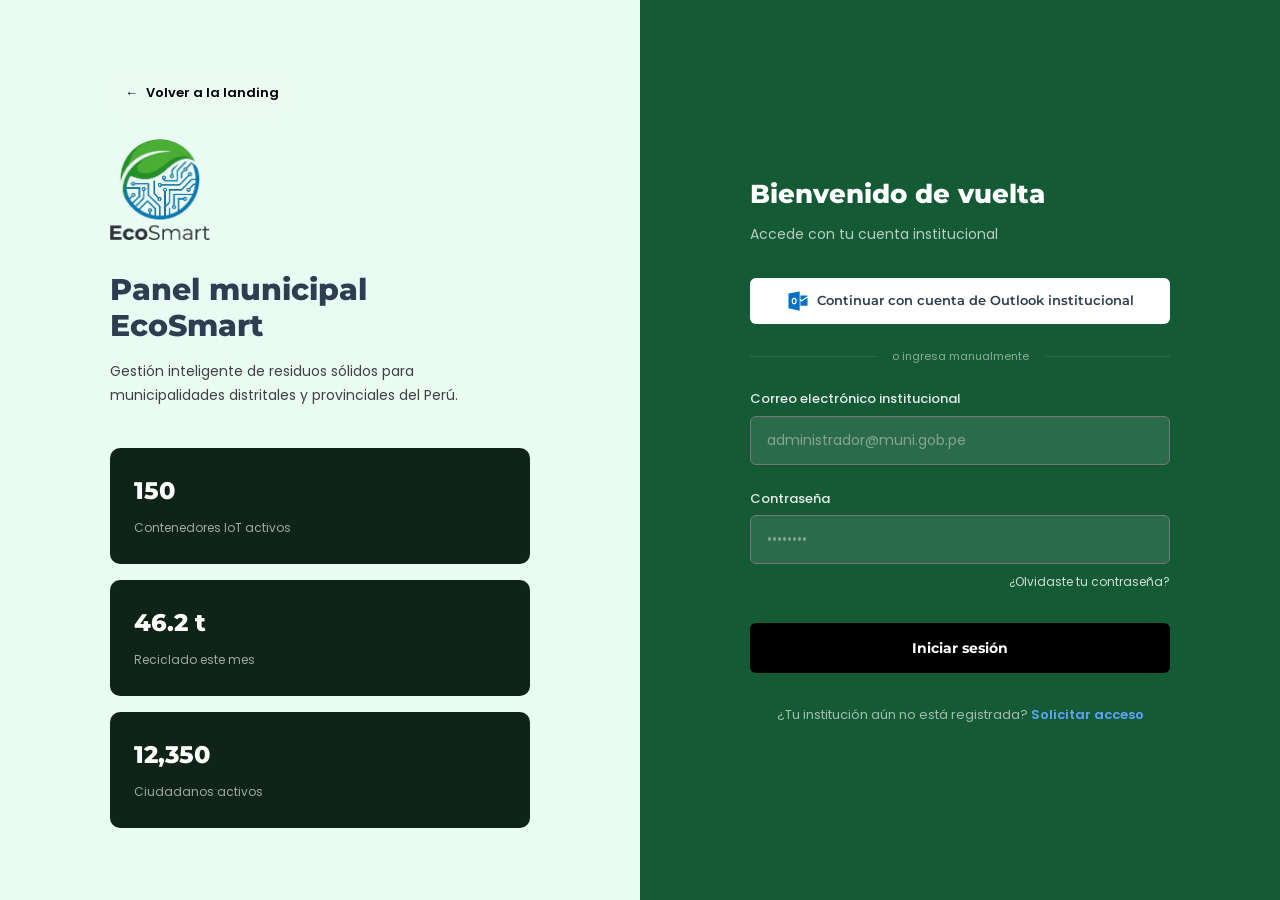
<file: municipal-usuarios.html>
<!DOCTYPE html>
<html lang="es">

<head>
  <meta charset="UTF-8" />
  <meta name="viewport" content="width=device-width, initial-scale=1.0" />
  <title>EcoSmart | Panel Municipal — Usuarios y Roles</title>
  <link rel="preconnect" href="https://fonts.googleapis.com" />
  <link rel="preconnect" href="https://fonts.gstatic.com" crossorigin />
  <link
    href="https://fonts.googleapis.com/css2?family=Montserrat:wght@400;500;600;700;800&family=Poppins:wght@400;500;600&display=swap"
    rel="stylesheet" />
  <link rel="icon" type="image/png" href="favicon.png" />
  <link rel="stylesheet" href="assets/css/style.css" />
  <link rel="stylesheet" href="assets/css/dashboard.css" />
  <link rel="stylesheet" href="assets/css/usuarios.css" />
</head>

<body class="dash-body">

  <div class="dash-layout">

    <aside class="dash-sidebar">
      <div class="dash-sidebar__brand">
        <img src="assets/images/logoEcosmart_white.png" width="100" alt="EcoSmart logo" />
      </div>

      <nav class="dash-sidebar__nav">
        <p class="dash-sidebar__section-label">Principal</p>
        <ul class="dash-sidebar__list">
          <li>
            <a href="municipal-dashboard.html" class="dash-sidebar__link">
              <svg viewBox="0 -0.5 25 25" width="30" fill="none" xmlns="http://www.w3.org/2000/svg">
                <g id="SVGRepo_bgCarrier" stroke-width="0"></g>
                <g id="SVGRepo_tracerCarrier" stroke-linecap="round" stroke-linejoin="round"></g>
                <g id="SVGRepo_iconCarrier">
                  <path fill-rule="evenodd" clip-rule="evenodd"
                    d="M9.918 10.0005H7.082C6.66587 9.99708 6.26541 10.1591 5.96873 10.4509C5.67204 10.7427 5.50343 11.1404 5.5 11.5565V17.4455C5.5077 18.3117 6.21584 19.0078 7.082 19.0005H9.918C10.3341 19.004 10.7346 18.842 11.0313 18.5502C11.328 18.2584 11.4966 17.8607 11.5 17.4445V11.5565C11.4966 11.1404 11.328 10.7427 11.0313 10.4509C10.7346 10.1591 10.3341 9.99708 9.918 10.0005Z"
                    stroke="#fff" stroke-width="1.5" stroke-linecap="round" stroke-linejoin="round"></path>
                  <path fill-rule="evenodd" clip-rule="evenodd"
                    d="M9.918 4.0006H7.082C6.23326 3.97706 5.52559 4.64492 5.5 5.4936V6.5076C5.52559 7.35629 6.23326 8.02415 7.082 8.0006H9.918C10.7667 8.02415 11.4744 7.35629 11.5 6.5076V5.4936C11.4744 4.64492 10.7667 3.97706 9.918 4.0006Z"
                    stroke="#fff" stroke-width="1.5" stroke-linecap="round" stroke-linejoin="round"></path>
                  <path fill-rule="evenodd" clip-rule="evenodd"
                    d="M15.082 13.0007H17.917C18.3333 13.0044 18.734 12.8425 19.0309 12.5507C19.3278 12.2588 19.4966 11.861 19.5 11.4447V5.55666C19.4966 5.14054 19.328 4.74282 19.0313 4.45101C18.7346 4.1592 18.3341 3.9972 17.918 4.00066H15.082C14.6659 3.9972 14.2654 4.1592 13.9687 4.45101C13.672 4.74282 13.5034 5.14054 13.5 5.55666V11.4447C13.5034 11.8608 13.672 12.2585 13.9687 12.5503C14.2654 12.8421 14.6659 13.0041 15.082 13.0007Z"
                    stroke="#fff" stroke-width="1.5" stroke-linecap="round" stroke-linejoin="round"></path>
                  <path fill-rule="evenodd" clip-rule="evenodd"
                    d="M15.082 19.0006H17.917C18.7661 19.0247 19.4744 18.3567 19.5 17.5076V16.4936C19.4744 15.6449 18.7667 14.9771 17.918 15.0006H15.082C14.2333 14.9771 13.5256 15.6449 13.5 16.4936V17.5066C13.525 18.3557 14.2329 19.0241 15.082 19.0006Z"
                    stroke="#fff" stroke-width="1.5" stroke-linecap="round" stroke-linejoin="round"></path>
                </g>
              </svg>
              Dashboard
            </a>
          </li>
          
          <li>
            <a href="municipal-estadisticas.html" class="dash-sidebar__link">
              <svg viewBox="0 0 24 24" width="25" fill="none" xmlns="http://www.w3.org/2000/svg">
                <g id="SVGRepo_bgCarrier" stroke-width="0"></g>
                <g id="SVGRepo_tracerCarrier" stroke-linecap="round" stroke-linejoin="round"></g>
                <g id="SVGRepo_iconCarrier">
                  <path d="M10 9H14V19H10V9Z" stroke="#fff" stroke-width="2" stroke-linecap="round"
                    stroke-linejoin="round"></path>
                  <path d="M17 5H21V19H17V5Z" stroke="#fff" stroke-width="2" stroke-linecap="round"
                    stroke-linejoin="round"></path>
                  <path d="M3 14H7V19H3V14Z" stroke="#fff" stroke-width="2" stroke-linecap="round"
                    stroke-linejoin="round"></path>
                </g>
              </svg>
              Estadísticas
            </a>
          </li>
          <li>
            <a href="municipal-rutas.html" class="dash-sidebar__link">
              <svg viewBox="0 0 16 16" width="25" fill="none" xmlns="http://www.w3.org/2000/svg">
                <g id="SVGRepo_bgCarrier" stroke-width="0"></g>
                <g id="SVGRepo_tracerCarrier" stroke-linecap="round" stroke-linejoin="round"></g>
                <g id="SVGRepo_iconCarrier">
                  <path
                    d="M5 3C5 4.10457 4.10457 5 3 5C1.89543 5 1 4.10457 1 3C1 1.89543 1.89543 1 3 1C4.10457 1 5 1.89543 5 3Z"
                    fill="#fff"></path>
                  <path
                    d="M15 13C15 14.1046 14.1046 15 13 15C11.8954 15 11 14.1046 11 13C11 11.8954 11.8954 11 13 11C14.1046 11 15 11.8954 15 13Z"
                    fill="#fff"></path>
                  <path
                    d="M9 4.5C9 3.67157 9.67157 3 10.5 3C11.3284 3 12 3.67157 12 4.5V9H14V4.5C14 2.567 12.433 1 10.5 1C8.567 1 7 2.567 7 4.5V11.5C7 12.3284 6.32843 13 5.5 13C4.67157 13 4 12.3284 4 11.5V7H2V11.5C2 13.433 3.567 15 5.5 15C7.433 15 9 13.433 9 11.5V4.5Z"
                    fill="#fff"></path>
                </g>
              </svg>
              Rutas
            </a>
          </li>
        </ul>

        <p class="dash-sidebar__section-label">Gestión</p>
        <ul class="dash-sidebar__list">
          <li>
            <a href="municipal-usuarios.html" class="dash-sidebar__link is-active">
              <svg viewBox="0 0 24 24" width="25" fill="none" xmlns="http://www.w3.org/2000/svg">
                <g id="SVGRepo_bgCarrier" stroke-width="0"></g>
                <g id="SVGRepo_tracerCarrier" stroke-linecap="round" stroke-linejoin="round"></g>
                <g id="SVGRepo_iconCarrier">
                  <path
                    d="M13 20V18C13 15.2386 10.7614 13 8 13C5.23858 13 3 15.2386 3 18V20H13ZM13 20H21V19C21 16.0545 18.7614 14 16 14C14.5867 14 13.3103 14.6255 12.4009 15.6311M11 7C11 8.65685 9.65685 10 8 10C6.34315 10 5 8.65685 5 7C5 5.34315 6.34315 4 8 4C9.65685 4 11 5.34315 11 7ZM18 9C18 10.1046 17.1046 11 16 11C14.8954 11 14 10.1046 14 9C14 7.89543 14.8954 7 16 7C17.1046 7 18 7.89543 18 9Z"
                    stroke="#fff" stroke-width="2" stroke-linecap="round" stroke-linejoin="round"></path>
                </g>
              </svg>
              Usuarios y roles
            </a>
          </li>
        </ul>

        <p class="dash-sidebar__section-label">Sistema</p>
        <ul class="dash-sidebar__list">
          <li>
            <a href="municipal-alertas.html" class="dash-sidebar__link">
              <svg viewBox="-1 0 30 30" width="20" version="1.1" xmlns="http://www.w3.org/2000/svg"
                xmlns:xlink="http://www.w3.org/1999/xlink" xmlns:sketch="http://www.bohemiancoding.com/sketch/ns"
                fill="#000000">
                <g id="SVGRepo_bgCarrier" stroke-width="0"></g>
                <g id="SVGRepo_tracerCarrier" stroke-linecap="round" stroke-linejoin="round"></g>
                <g id="SVGRepo_iconCarrier">
                  <title>alert</title>
                  <desc>Created with Sketch Beta.</desc>
                  <defs> </defs>
                  <g id="Page-1" stroke="none" stroke-width="1" fill="none" fill-rule="evenodd" sketch:type="MSPage">
                    <g id="Icon-Set" sketch:type="MSLayerGroup" transform="translate(-362.000000, -880.000000)"
                      fill="#fff">
                      <path
                        d="M365,904 L368,898 L368,890 C368,885.582 371.582,882 376,882 C380.418,882 384,885.582 384,890 L384,898 L387,904 L365,904 L365,904 Z M376,908 C374.695,908 373.597,907.163 373.184,906 L378.816,906 C378.403,907.163 377.305,908 376,908 L376,908 Z M386,898 L386,890 C386,884.478 381.522,880 376,880 C370.478,880 366,884.478 366,890 L366,898 L362,906 L371.101,906 C371.564,908.282 373.581,910 376,910 C378.419,910 380.436,908.282 380.899,906 L390,906 L386,898 L386,898 Z"
                        id="alert" sketch:type="MSShapeGroup"> </path>
                    </g>
                  </g>
                </g>
              </svg>
              Alertas
              <span class="dash-sidebar__dot" aria-label="Alertas nuevas"></span>
            </a>
          </li>
          <li>
            <a href="municipal-configuracion.html" class="dash-sidebar__link">
              <svg viewBox="-0.5 0 25 25" width="25" fill="none" xmlns="http://www.w3.org/2000/svg">
                <g id="SVGRepo_bgCarrier" stroke-width="0"></g>
                <g id="SVGRepo_tracerCarrier" stroke-linecap="round" stroke-linejoin="round"></g>
                <g id="SVGRepo_iconCarrier">
                  <path
                    d="M18.8887 10.25C18.5395 10.2462 18.1974 10.151 17.8964 9.97387C17.5954 9.79677 17.3461 9.54393 17.1731 9.24053C17.0002 8.93714 16.9097 8.59372 16.9107 8.2445C16.9117 7.89528 17.0041 7.55241 17.1787 7.24999L17.2987 7.03997C17.4297 6.81781 17.5133 6.57097 17.5443 6.31493C17.5753 6.0589 17.553 5.79924 17.4788 5.55224C17.4046 5.30524 17.2801 5.07626 17.1132 4.87969C16.9462 4.68312 16.7404 4.52317 16.5087 4.40996V4.40996C16.0227 4.17652 15.467 4.13332 14.9507 4.28875C14.4345 4.44418 13.995 4.78704 13.7187 5.24999V5.24999C13.5404 5.54389 13.2894 5.78686 12.9899 5.9555C12.6903 6.12413 12.3524 6.21276 12.0087 6.21276C11.665 6.21276 11.327 6.12413 11.0275 5.9555C10.728 5.78686 10.4769 5.54389 10.2987 5.24999C10.0224 4.78704 9.58291 4.44418 9.06665 4.28875C8.5504 4.13332 7.99469 4.17652 7.5087 4.40996V4.40996C7.27697 4.52317 7.07116 4.68312 6.90421 4.87969C6.73726 5.07626 6.61277 5.30524 6.53858 5.55224C6.46438 5.79924 6.44209 6.0589 6.47309 6.31493C6.50408 6.57097 6.5877 6.81781 6.71869 7.03997L6.83869 7.24999C7.01332 7.55241 7.10571 7.89528 7.10669 8.2445C7.10767 8.59372 7.01721 8.93714 6.84427 9.24053C6.67134 9.54393 6.42196 9.79677 6.12097 9.97387C5.81999 10.151 5.4779 10.2462 5.12869 10.25C4.64217 10.238 4.16698 10.3979 3.78659 10.7015C3.40621 11.005 3.14493 11.4329 3.04868 11.91C2.99868 12.1996 3.01314 12.4967 3.09101 12.7801C3.16887 13.0635 3.30826 13.3263 3.49921 13.5497C3.69016 13.7731 3.92799 13.9516 4.1958 14.0727C4.46362 14.1937 4.75481 14.2543 5.04868 14.25H5.1687C5.5179 14.2538 5.86 14.349 6.16098 14.5261C6.46196 14.7032 6.71131 14.9561 6.88425 15.2595C7.05718 15.5628 7.14768 15.9063 7.1467 16.2555C7.14572 16.6047 7.05333 16.9476 6.87869 17.25L6.82868 17.33C6.56685 17.7935 6.4956 18.3407 6.62998 18.8558C6.76435 19.3709 7.0938 19.8135 7.54868 20.09V20.09C8.00218 20.351 8.53992 20.4239 9.04654 20.293C9.55316 20.1622 9.98834 19.838 10.2587 19.39L10.2787 19.25C10.457 18.9561 10.708 18.7131 11.0075 18.5445C11.307 18.3759 11.6449 18.2872 11.9887 18.2872C12.3324 18.2872 12.6704 18.3759 12.9699 18.5445C13.2694 18.7131 13.5204 18.9561 13.6987 19.25L13.7687 19.39C14.0391 19.8407 14.4761 20.1668 14.9851 20.2978C15.4942 20.4288 16.0343 20.3542 16.4887 20.09C16.9367 19.8197 17.2609 19.3845 17.3917 18.8779C17.5226 18.3712 17.4497 17.8335 17.1887 17.38L17.1287 17.27C16.9541 16.9676 16.8617 16.6247 16.8607 16.2754C16.8597 15.9262 16.9502 15.5829 17.1231 15.2795C17.296 14.9761 17.5454 14.7232 17.8464 14.5461C18.1474 14.369 18.4895 14.2738 18.8387 14.27H18.9587C19.2525 14.2743 19.5438 14.2138 19.8116 14.0927C20.0794 13.9717 20.3172 13.793 20.5082 13.5696C20.6991 13.3462 20.8385 13.0835 20.9164 12.8001C20.9942 12.5167 21.0087 12.2196 20.9587 11.93C20.8669 11.451 20.6088 11.0198 20.2301 10.7124C19.8514 10.405 19.3763 10.2413 18.8887 10.25V10.25Z"
                    stroke="#fff" stroke-width="1.5" stroke-linecap="round" stroke-linejoin="round"></path>
                  <path
                    d="M12 14.79C13.3807 14.79 14.5 13.6707 14.5 12.29C14.5 10.9093 13.3807 9.78998 12 9.78998C10.6193 9.78998 9.5 10.9093 9.5 12.29C9.5 13.6707 10.6193 14.79 12 14.79Z"
                    stroke="#fff" stroke-width="1.5" stroke-linecap="round" stroke-linejoin="round"></path>
                </g>
              </svg>
              Configuración
            </a>
          </li>
        </ul>
      </nav>

      <a href="municipal-login.html" class="dash-sidebar__logout">
        <svg viewBox="0 0 24 24" fill="none" width="20" xmlns="http://www.w3.org/2000/svg">
          <g id="SVGRepo_bgCarrier" stroke-width="0"></g>
          <g id="SVGRepo_tracerCarrier" stroke-linecap="round" stroke-linejoin="round"></g>
          <g id="SVGRepo_iconCarrier">
            <path d="M21 12L13 12" stroke="#fff" stroke-width="2" stroke-linecap="round" stroke-linejoin="round"></path>
            <path d="M18 15L20.913 12.087V12.087C20.961 12.039 20.961 11.961 20.913 11.913V11.913L18 9" stroke="#fff"
              stroke-width="2" stroke-linecap="round" stroke-linejoin="round"></path>
            <path
              d="M16 5V4.5V4.5C16 3.67157 15.3284 3 14.5 3H5C3.89543 3 3 3.89543 3 5V19C3 20.1046 3.89543 21 5 21H14.5C15.3284 21 16 20.3284 16 19.5V19.5V19"
              stroke="#fff" stroke-width="2" stroke-linecap="round" stroke-linejoin="round"></path>
          </g>
        </svg>
        Salir
      </a>
    </aside>
    <main class="dash-main">

      <div class="dash-header">
        <h1 class="dash-header__title">Usuarios del panel administrativo</h1>
      </div>

      <div class="dash-users-grid">

        <div class="dash-card">
          <h2 class="dash-settings-card__title">Equipo municipal</h2>

          <div id="team-members-list">
            <div class="dash-team-member">
              <span class="dash-team-member__name">Juan Rodríguez</span>
              <span class="dash-team-member__role">Administrador principal / Acceso total</span>
            </div>

            <div class="dash-team-member">
              <span class="dash-team-member__name">María Llanos</span>
              <span class="dash-team-member__role">Supervisora — Zona 1, 2, 3</span>
            </div>

            <div class="dash-team-member">
              <span class="dash-team-member__name">Carlos Mamani</span>
              <span class="dash-team-member__role">Operario — Zona norte</span>
            </div>

            <div class="dash-team-member dash-team-member--inactive">
              <span class="dash-team-member__name">Pedro Gutiérrez</span>
              <span class="dash-team-member__role">Cuenta desactivada</span>
            </div>
          </div>
        </div>

        <div class="dash-card">
          <h2 class="dash-settings-card__title">Crear usuario</h2>

          <div class="dash-form-group">
            <label class="dash-form-group__label" for="userNombre">Nombre completo</label>
            <input type="text" id="userNombre" class="dash-input-field" />
          </div>

          <div class="dash-form-group">
            <label class="dash-form-group__label" for="userCorreo">Correo institucional</label>
            <input type="email" id="userCorreo" class="dash-input-field" />
          </div>

          <div class="dash-form-group">
            <label class="dash-form-group__label" for="userRol">Rol</label>
            <input type="text" id="userRol" class="dash-input-field" placeholder="Admin / Supervisor / Operario" />
          </div>

          <div class="dash-form-group">
            <label class="dash-form-group__label" for="userZona">Zona asignada</label>
            <input type="text" id="userZona" class="dash-input-field" />
          </div>

          <div class="dash-form-actions">
            <button type="button" class="dash-btn-cancel">Cancelar</button>
            <button type="button" class="dash-btn-confirm">Crear usuario</button>
          </div>
        </div>

        <div class="dash-card">
          <h2 class="dash-settings-card__title">Resumen de roles</h2>
          <div class="dash-roles-grid">
            <div class="dash-role-badge">
              <span class="dash-role-badge__num" id="count-admin">1</span>
              <span class="dash-role-badge__label">Admin</span>
            </div>
            <div class="dash-role-badge">
              <span class="dash-role-badge__num" id="count-supervisor">1</span>
              <span class="dash-role-badge__label">Supervisor</span>
            </div>
            <div class="dash-role-badge">
              <span class="dash-role-badge__num" id="count-operarios">1</span>
              <span class="dash-role-badge__label">Operarios</span>
            </div>
          </div>
        </div>

      </div>

      <div class="dash-card dash-card--bar">
        <div class="dash-card-header-bar">Actividad ciudadana del distrito</div>
        <div class="dash-activity-grid">
          <div class="dash-activity-tile">
            <p class="dash-activity-tile__label">Usuarios Registrados</p>
            <p class="dash-activity-tile__value">12,840</p>
          </div>
          <div class="dash-activity-tile">
            <p class="dash-activity-tile__label">Activos este mes</p>
            <p class="dash-activity-tile__value">8,204</p>
          </div>
          <div class="dash-activity-tile">
            <p class="dash-activity-tile__label">Clasificaciones mes</p>
            <p class="dash-activity-tile__value">24,871</p>
          </div>
          <div class="dash-activity-tile">
            <p class="dash-activity-tile__label">EcoCoins emitidos</p>
            <p class="dash-activity-tile__value">187K</p>
          </div>
        </div>
      </div>

    </main>


  </div>

  <script src="assets/js/main.js"></script>
</body>
</html>
</file>
<file: assets/css/style.css>
*,
*::before,
*::after {
  box-sizing: border-box;
  margin: 0;
  padding: 0;
}

html {
  scroll-behavior: smooth;
  font-size: 16px;
}

body {
  font-family: "Poppins", sans-serif;
  background-color: #eafbf3;
  color: #1a1a1a;
  line-height: 1.6;
  -webkit-font-smoothing: antialiased;
  overflow-x: hidden;
}

img {
  display: block;
  max-width: 100%;
}

a {
  text-decoration: none;
  color: inherit;
}

ul {
  list-style: none;
}

button,
input,
textarea,
select {
  font: inherit;
}

:root {
  --color-primary-100: #eafbf3;
  --color-primary-200: #d5f5e3;
  --color-primary-300: #abebc6;
  --color-primary-400: #82e0aa;
  --color-primary-500: #58d68d;
  --color-primary-600: #2ecc71;
  --color-primary-700: #249e5e;
  --color-primary-800: #1e7d4a;
  --color-primary-900: #145a34;
  --color-primary-950: #0f2418;

  --color-secondary-100: #dbeafe;
  --color-secondary-200: #bfdbfe;
  --color-secondary-300: #93c5fd;
  --color-secondary-400: #60a5fa;
  --color-secondary-500: #3b82f6;
  --color-secondary-600: #2563eb;
  --color-secondary-700: #1d4ed8;
  --color-secondary-800: #1e40af;
  --color-secondary-900: #1e3a8a;
  --color-secondary-950: #2c3e50;

  --color-accent-100: #fef9e7;
  --color-accent-200: #fcf3cf;
  --color-accent-400: #f7dc6f;
  --color-accent-600: #f1c40f;
  --color-accent-700: #b7950b;

  --color-text: #2c3e50;

  --color-waring: #f7c66f;
  --color-error: #f1948a;
  --color-white: #ffffff;
  --color-black: #000;
  --color-dark-neutral: #808080;
  --color-light-neutral: #404040;

  --font-heading: "Montserrat", sans-serif;
  --font-body: "Poppins", sans-serif;

  --sp-1: 8px;
  --sp-2: 16px;
  --sp-3: 24px;
  --sp-4: 32px;
  --sp-5: 40px;
  --sp-6: 48px;
  --sp-8: 64px;
  --sp-10: 80px;
  --sp-12: 96px;

  --radius-sm: 6px;
  --radius-md: 10px;
  --radius-lg: 16px;
  --radius-xl: 24px;

  --shadow-card: 0 2px 12px rgba(20, 90, 52, 0.1);
  --shadow-nav: 0 2px 16px rgba(0, 0, 0, 0.1);

  --container-max: 1160px;
  --nav-height: 68px;
}

.container {
  width: min(100% - 2rem, var(--container-max));
  margin: 0 auto;
  padding: 0 clamp(1rem, 2.2vw, 1.5rem);
}

.section-header {
  text-align: center;
  margin-bottom: clamp(2rem, 5vw, 3.5rem);
}

.section-title {
  font-family: var(--font-heading);
  font-size: clamp(1.5rem, 2.4vw, 1.875rem);
  font-weight: 500;
  color: var(--color-text);
  margin-bottom: var(--sp-2);
  line-height: 1.25;
}

.section-sub {
  font-family: var(--font-body);
  font-size: clamp(0.95rem, 1.4vw, 1rem);
  color: var(--color-light-neutral);
  line-height: 1.7;
}

.section-title--light {
  color: var(--color-white);
}
.section-sub--light {
  color: rgba(255, 255, 255, 0.8);
}

.btn {
  display: inline-block;
  font-family: var(--font-heading);
  font-size: 14px;
  font-weight: 600;
  border-radius: var(--radius-sm);
  padding: 12px 24px;
  cursor: pointer;
  transition:
    opacity 0.2s ease,
    transform 0.15s ease;
  white-space: nowrap;
  border: none;
}

.btn:hover {
  opacity: 0.88;
  transform: translateY(-1px);
}
.btn:active {
  transform: translateY(0);
}

.btn--primary {
  background-color: var(--color-primary-900);
  color: var(--color-white);
}

.btn--ghost {
  background-color: transparent;
  color: var(--color-text);
  border: 1.5px solid #aaaaaa;
}
.btn--ghost:hover {
  background-color: rgba(0, 0, 0, 0.1);
}
.btn--white {
  background-color: #fff;
  color: var(--color-text);
  border: 1.5px solid #aaaaaa;
}
.btn--white:hover {
  background-color: rgba(0, 0, 0, 0.1);
  color: #fff;
}

.btn--login {
  background-color: var(--color-secondary-500);
  color: var(--color-white);
  padding: 10px 20px;
  border-radius: var(--radius-sm);
}

.btn--register {
  background-color: var(--color-primary-950);
  color: var(--color-white);
  padding: 10px 20px;
  border-radius: var(--radius-sm);
}

.btn--secondary {
  background-color: var(--color-white);
  color: var(--color-text);
  border: 1.5px solid #cfd8dc;
}

.btn--full {
  width: 100%;
  text-align: center;
}
.separacion {
  background-color: var(--color-primary-700);
  margin: 0px;
  height: 90px;
  border: 0px;
}

.navbar {
  position: sticky;
  top: 0;
  z-index: 1000;
  background-color: var(--color-primary-900);
  box-shadow: var(--shadow-nav);
}

.navbar__inner {
  height: var(--nav-height);
  display: flex;
  align-items: center;
  justify-content: space-between;
  gap: var(--sp-3);
}

.navbar__logo-img {
  width: 170px;
  object-fit: contain;
}

.navbar__list {
  display: flex;
  align-items: center;
  gap: var(--sp-4);
}

.navbar__link {
  font-family: var(--font-body);
  font-size: 14px;
  font-weight: 500;
  color: rgba(255, 255, 255, 0.9);
  transition: color 0.2s;
}

.navbar__link:hover {
  color: var(--color-secondary-300);
}

.navbar__actions {
  display: flex;
  align-items: center;
  gap: var(--sp-1);
  flex-shrink: 0;
}

.navbar__hamburger {
  display: none;
  flex-direction: column;
  justify-content: center;
  gap: 5px;
  background: none;
  border: none;
  cursor: pointer;
  padding: var(--sp-1);
}

.navbar__hamburger span {
  display: block;
  width: 24px;
  height: 2px;
  background-color: var(--color-white);
  border-radius: 2px;
  transition:
    transform 0.25s ease,
    opacity 0.25s ease;
}

.navbar__hamburger.is-open span:nth-child(1) {
  transform: translateY(7px) rotate(45deg);
}
.navbar__hamburger.is-open span:nth-child(2) {
  opacity: 0;
}
.navbar__hamburger.is-open span:nth-child(3) {
  transform: translateY(-7px) rotate(-45deg);
}

.navbar__mobile-menu {
  display: none;
  background-color: var(--color-primary-900);
  border-top: 1px solid #777777;
  padding: var(--sp-2) var(--sp-3) var(--sp-3);
  position: absolute;
  top: 100%;
  left: 0;
  width: 100%;
}

.navbar__mobile-menu.is-open {
  display: block;
}

.navbar__mobile-list {
  margin-bottom: var(--sp-2);
}

.navbar__mobile-list li {
  border-bottom: 1px solid #777777;
}

.navbar__mobile-link {
  display: block;
  font-family: var(--font-body);
  font-size: 15px;
  font-weight: 500;
  color: rgba(255, 255, 255, 0.9);
  padding: 14px 0;
}

.navbar__mobile-actions {
  display: flex;
  flex-direction: column;
  gap: var(--sp-1);
  margin-top: var(--sp-2);
}

.seccion-hero {
  position: relative;
  display: flex;
  align-items: flex-end;
  height: 83dvh;
  padding: 0;
  background-image: url("../images/hero-bg-prime.png");
  background-repeat: no-repeat;
  background-position: center bottom;
  background-size: cover;
  overflow: hidden;
}

.seccion-hero > * {
  position: relative;
  z-index: 1;
}

.seccion-hero__inner {
  display: grid;
  align-items: start;
  grid-template-columns: 1fr 1fr;
  gap: var(--sp-8);
}

.seccion-hero__label {
  font-family: var(--font-body);
  font-size: 11px;
  font-weight: 600;
  letter-spacing: 0.12em;
  text-transform: uppercase;
  color: var(--color-dark-neutral);
  margin-bottom: var(--sp-2);
}

.seccion-hero__title {
  font-family: var(--font-heading);
  font-size: 46px;
  font-weight: 800;
  line-height: 1.1;
  color: var(--color-text);
  margin-bottom: var(--sp-3);
  letter-spacing: -1px;
}

.seccion-hero__subtitle {
  font-family: var(--font-body);
  font-size: 16px;
  color: var(--color-light-neutral);
  margin-bottom: var(--sp-5);
  line-height: 1.7;
  max-width: 440px;
}

.seccion-hero__cta {
  display: flex;
  gap: var(--sp-2);
  flex-wrap: wrap;
}

.seccion-hero__cta .btn--primary {
  font-size: 15px;
  padding: 14px 32px;
}

.seccion-hero__cta .btn--ghost {
  font-size: 15px;
  padding: 13px 24px;
}

.seccion-hero__image-wrapper {
  overflow: hidden;
}

.seccion-hero__image {
  width: 100%;
  object-fit: cover;
  display: block;
}

.seccion-pasos {
  display: flex;
  align-items: center;
  background: linear-gradient(
    to bottom,
    var(--color-primary-700) 0%,
    var(--color-primary-900) 100%
  );
  padding: var(--sp-12) 0;
}

.seccion-pasos .section-header {
  background-color: var(--color-primary-950);
  border-radius: var(--radius-xl);
  margin-bottom: 30px;
  padding: 35px;
}

.seccion-pasos .section-header .section-title,
.seccion-pasos .section-header .section-sub {
  color: #fff;
}

.seccion-pasos__grid {
  display: grid;
  grid-template-columns: repeat(auto-fit, minmax(220px, 1fr));
  gap: var(--sp-2);
}

.paso-card {
  background-color: var(--color-white);
  border-radius: var(--radius-md);
  overflow: hidden;
  box-shadow: var(--shadow-card);
  transition:
    transform 0.2s ease,
    box-shadow 0.2s ease;
  text-align: center;
}

.paso-card:hover {
  transform: translateY(-4px);
  box-shadow: 0 8px 24px rgba(20, 90, 52, 0.1);
}

.paso-card__header {
  display: flex;
  align-items: center;
  flex-direction: column;
}

.paso-card__header .num {
  width: 40px;
  height: 40px;
  background-color: var(--color-accent-600);
  color: var(--color-white);
  font-family: var(--font-heading);
  font-size: 14px;
  font-weight: 800;
  border-radius: 50%;
  display: flex;
  align-items: center;
  justify-content: center;
  margin: 20px 0;
}

.paso-card__img {
  width: 100%;
  height: 140px;
  padding: 0 15px;
  object-fit: cover;
  display: block;
}

.paso-card__title {
  font-family: var(--font-heading);
  font-size: 15px;
  font-weight: 700;
  color: var(--color-text);
  margin: var(--sp-2) var(--sp-2) var(--sp-1);
}

.paso-card__desc {
  font-family: var(--font-body);
  font-size: 13px;
  color: var(--color-light-neutral);
  margin: 0 var(--sp-2) var(--sp-3);
  line-height: 1.6;
}

.seccion-features {
  background-color: var(--color-primary-900);
  padding: var(--sp-10) 0;
}
.seccion-features .section-header {
  /* background-color: var(--color-secondary-950); */
  background-color: var(--color-primary-950);
  border-radius: var(--radius-xl);
  margin-bottom: 30px;
  padding: 35px;
}

.seccion-features .section-header .section-title,
.seccion-features .section-header .section-sub {
  color: #fff;
}

.seccion-features__grid {
  display: grid;
  grid-template-columns: repeat(auto-fit, minmax(240px, 1fr));
  gap: var(--sp-3);
}

.feat-card {
  background-color: var(--color-white);
  border-radius: var(--radius-md);
  padding: var(--sp-3);
  box-shadow: var(--shadow-card);
  transition: transform 0.2s ease;
}

.feat-card:hover {
  transform: translateY(-3px);
}

.feat-card__icon {
  width: 48px;
  height: 48px;
  background-color: var(--color-accent-600);
  border-radius: var(--radius-sm);
  display: flex;
  align-items: center;
  justify-content: center;
  margin-bottom: var(--sp-2);
  padding: var(--sp-1);
}

.feat-card__icon img {
  width: 28px;
  height: 28px;
  object-fit: contain;
}

.feat-card__title {
  font-family: var(--font-heading);
  font-size: 15px;
  font-weight: 700;
  color: var(--color-text);
  margin-bottom: var(--sp-1);
}

.feat-card__desc {
  font-family: var(--font-body);
  font-size: 13px;
  color: var(--color-light-neutral);
  line-height: 1.6;
}

.seccion-segmentos {
  background: linear-gradient(
    to bottom,
    var(--color-primary-100) 0%,
    var(--color-primary-200) 100%
  );
  padding: var(--sp-10) 0;
}

.seccion-segmentos__grid {
  display: grid;
  grid-template-columns: repeat(auto-fit, minmax(240px, 1fr));
  gap: var(--sp-3);
}

.seg-card {
  background-color: var(--color-white);
  border: 1px solid var(--color-primary-200);
  border-radius: var(--radius-md);
  overflow: hidden;
  box-shadow: var(--shadow-card);
}

.seg-card--dark {
  background-color: var(--color-primary-950);
}

.seg-card__header {
  background-color: var(--color-primary-950);
  padding: var(--sp-3) var(--sp-3) var(--sp-2);
}

.seg-card--dark .seg-card__header {
  background-color: #243b2a;
}

.seg-card__tag {
  display: inline-block;
  background-color: rgba(255, 255, 255, 0.1);
  color: rgba(255, 255, 255, 0.9);
  font-family: var(--font-heading);
  font-size: 10px;
  font-weight: 700;
  letter-spacing: 0.1em;
  border-radius: var(--radius-sm);
  padding: 4px 10px;
  margin-bottom: var(--sp-1);
}

.seg-card__title {
  font-family: var(--font-heading);
  font-size: 18px;
  font-weight: 700;
  color: var(--color-white);
}

.seg-card__body {
  padding: var(--sp-3);
  background-color: var(--color-white);
}

.seg-card--dark .seg-card__body {
  background-color: var(--color-primary-950);
}

.seg-card__desc {
  font-family: var(--font-body);
  font-size: 13px;
  color: var(--color-light-neutral);
  line-height: 1.7;
  margin-bottom: var(--sp-2);
}

.seg-card--dark .seg-card__desc {
  color: rgba(255, 255, 255, 0.7);
}

.seg-card__list {
  list-style: none;
}

.seg-card__list li {
  font-family: var(--font-body);
  font-size: 13px;
  color: var(--color-light-neutral);
  padding: 5px 0;
  padding-left: var(--sp-2);
  position: relative;
}

.seg-card__list li::before {
  content: "•";
  position: absolute;
  left: 0;
  color: var(--color-primary-900);
  font-weight: 700;
}

.seg-card--dark .seg-card__list li {
  color: rgba(255, 255, 255, 0.7);
}

.seg-card--dark .seg-card__list li::before {
  color: var(--color-accent-700);
}

.seg-card__actions {
  margin-top: var(--sp-3);
}

.seg-card__cta {
  display: inline-flex;
  align-items: center;
  justify-content: center;
  width: 100%;
  padding: 10px 14px;
  border-radius: 999px;
  background-color: var(--color-primary-900);
  color: var(--color-white);
  font-family: var(--font-heading);
  font-size: 13px;
  font-weight: 700;
  transition:
    transform 0.2s ease,
    opacity 0.2s ease;
}

.seg-card__cta:hover {
  opacity: 0.9;
  transform: translateY(-1px);
}

.seg-card__cta--dark {
  background-color: var(--color-secondary-600);
}

.seg-card--dark .seg-card__cta {
  background-color: var(--color-secondary-600);
}
.seccion-descarga {
  background: linear-gradient(
    to bottom,
    var(--color-primary-200),
    var(--color-primary-300)
  );
    padding: 100px 0;
}

.seccion-descarga__inner {
  display: grid;
  grid-template-columns: minmax(0, 1.05fr) minmax(280px, 0.95fr);
  gap: clamp(2rem, 4vw, 3rem);
  align-items: center;
}

.seccion-descarga__content {
  max-width: 560px;
}

.seccion-descarga__media {
  display: flex;
  justify-content: center;
  align-items: center;
}

.seccion-descarga__label {
  font-family: var(--font-body);
  font-size: 11px;
  font-weight: 600;
  letter-spacing: 0.12em;
  text-transform: uppercase;
  color: var(--color-dark-neutral);
  margin-bottom: var(--sp-2);
}

.seccion-descarga__title {
  font-family: var(--font-heading);
  font-size: 32px;
  font-weight: 800;
  color: var(--color-text);
  margin-bottom: var(--sp-2);
  line-height: 1.2;
  letter-spacing: -0.5px;
}

.seccion-descarga__desc {
  font-family: var(--font-body);
  font-size: 15px;
  color: var(--color-light-neutral);
  margin-bottom: var(--sp-4);
  line-height: 1.7;
}

.seccion-descarga__store-btns {
  display: flex;
  gap: var(--sp-2);
  flex-wrap: wrap;
  margin-bottom: var(--sp-2);
}







.store-btn {
  display: flex;
  align-items: center;
  gap: 12px;
  background-color: var(--color-white);
  border: 1.5px solid var(--color-primary-200);
  border-radius: var(--radius-md);
  padding: 12px 20px;
  cursor: pointer;
  transition:
    box-shadow 0.2s ease,
    transform 0.15s ease;
  text-decoration: none;
}

.store-btn:hover {
  box-shadow: 0 4px 12px rgba(0, 0, 0, 0.1);
  transform: translateY(-2px);
}

.store-btn__icon {
  width: 32px;
  height: 32px;
  object-fit: contain;
}

.store-btn__small {
  display: block;
  font-family: var(--font-body);
  font-size: 10px;
  color: var(--color-dark-neutral);
}

.store-btn__big {
  display: block;
  font-family: var(--font-heading);
  font-size: 14px;
  font-weight: 700;
  color: var(--color-text);
}

.seccion-descarga__note {
  font-family: var(--font-body);
  font-size: 12px;
  color: var(--color-dark-neutral);
  margin-top: var(--sp-1);
  margin-bottom: var(--sp-5);
}

.seccion-descarga__phone {
  display: flex;
  justify-content: center;
  align-items: center;
}

.seccion-descarga__phone-img {
  width: 100%;
  max-width: 220px;
  margin-left: auto;
}

.seccion-descarga__phone-img img {
  width: 100%;
  height: auto;
  object-fit: contain;
  display: block;
}

.footer {
  background-color: var(--color-primary-950);
  padding: var(--sp-10) 0 var(--sp-4);
}

.footer__grid {
  display: grid;
  grid-template-columns: repeat(auto-fit, minmax(180px, 1fr));
  gap: var(--sp-8);
  margin-bottom: var(--sp-8);
}

.footer__brand img {
  width: 200px;
  object-fit: contain;
  margin-bottom: var(--sp-3);
}

.footer__brand-desc {
  font-family: var(--font-body);
  font-size: 13px;
  color: rgba(255, 255, 255, 0.6);
  line-height: 1.7;
  margin-bottom: var(--sp-3);
}

.footer__social {
  display: flex;
  gap: var(--sp-2);
  flex-wrap: wrap;
}

.footer__social-link {
  width: 36px;
  height: 36px;
  background-color: rgba(255, 255, 255, 0.1);
  border-radius: 50%;
  display: flex;
  align-items: center;
  justify-content: center;
  transition: background-color 0.2s;
  overflow: hidden;
}

.footer__social-link:hover {
  background-color: var(--color-secondary-300);
}

.footer__social-link svg {
  width: 24px;
  height: 24px;
}
.footer__social-link:hover svg {
  fill: #000;
}

.footer__col-title {
  font-family: var(--font-heading);
  font-size: 12px;
  font-weight: 700;
  letter-spacing: 0.1em;
  color: var(--color-white);
  margin-bottom: var(--sp-2);
}

.footer__col-list li {
  margin-bottom: var(--sp-1);
}

.footer__col-list a {
  font-family: var(--font-body);
  font-size: 13px;
  color: rgba(255, 255, 255, 0.6);
  transition: color 0.2s;
}

.footer__col-list a:hover {
  color: var(--color-white);
}

.footer__bottom {
  border-top: 1px solid #777777;
  padding-top: var(--sp-3);
  text-align: center;
}

.footer__bottom p {
  font-family: var(--font-body);
  font-size: 12px;
  color: rgba(255, 255, 255, 0.4);
}

@media (max-width: 768px) {
  .container {
    width: min(100% - 1.25rem, var(--container-max));
  }

  .navbar__inner {
    min-height: var(--nav-height);
  }

  .seccion-hero {
    padding-top: var(--sp-6);
  }

  .seccion-hero__inner {
    grid-template-columns: 1fr;
    text-align: center;
    gap: var(--sp-4);
  }

  .seccion-hero__subtitle {
    margin-inline: auto;
  }

  .seccion-hero__cta {
    justify-content: center;
  }

  .seccion-pasos .section-header,
  .seccion-features .section-header {
    padding: 1.5rem;
  }

  .seccion-descarga__inner,
  .video-demo__card,
  .scanner__demo {
    grid-template-columns: 1fr;
  }

  .video-demo__actions {
    flex-direction: column;
    align-items: stretch;
  }

  .video-demo__actions .btn {
    width: 100%;
    text-align: center;
  }

  .footer__grid {
    grid-template-columns: repeat(2, minmax(0, 1fr));
  }
}

@media (max-width: 960px) {
  .navbar__nav,
  .navbar__actions {
    display: none;
  }

  .navbar__hamburger {
    display: flex;
  }

  .seccion-hero {
    padding: 0;
    height: auto;
    padding: var(--sp-6) 0 0;
  }

  .seccion-hero__inner {
    grid-template-columns: 1fr;
    gap: var(--sp-6);
    text-align: center;
  }

  .seccion-hero__title {
    font-size: 36px;
  }
  .seccion-hero__cta {
    display: flex;
    justify-content: center;
  }

  .seccion-pasos__grid {
    grid-template-columns: repeat(2, 1fr);
  }
  .paso-card__img {
    height: 180px;
  }
  .seccion-features__grid {
    grid-template-columns: repeat(2, 1fr);
  }

  .seccion-segmentos__grid {
    grid-template-columns: 1fr;
    max-width: 520px;
    margin: 0 auto;
  }

  .seccion-descarga__inner {
    grid-template-columns: 1fr;
    gap: var(--sp-6);
    text-align: center;
  }

  .seccion-descarga__content {
    max-width: none;
    margin: 0 auto;
  }

  .seccion-descarga__store-btns {
    justify-content: center;
  }

  .seccion-descarga__phone-img {
    max-width: 300px;
    margin: 0 auto;
  }

  .footer__grid {
    grid-template-columns: 1fr 1fr;
    gap: var(--sp-5);
  }
}

@media (max-width: 460px) {
  .d-none-mobile {
    display: none;
  }

  .container {
    width: min(100% - 1rem, var(--container-max));
  }

  .section-title {
    font-size: 24px;
  }

  .seccion-hero {
    padding: var(--sp-8) 0 0;
  }

  .seccion-hero__title {
    font-size: 30px;
    letter-spacing: -0.5px;
  }

  .seccion-hero__subtitle {
    font-size: 15px;
  }

  .seccion-hero__cta {
    flex-direction: column;
  }

  .seccion-hero__cta .btn {
    width: 100%;
    text-align: center;
  }

  .seccion-pasos__grid {
    grid-template-columns: 1fr;
  }

  .seccion-pasos {
    padding: 0 0 var(--sp-6);
  }

  .seccion-features__grid {
    grid-template-columns: 1fr;
  }

  .seccion-features {
    padding: var(--sp-8) 0;
  }

  .seccion-segmentos {
    padding: var(--sp-8) 0;
  }

  .seccion-descarga {
    padding: var(--sp-8) 0 0;
  }

  .seccion-descarga__title {
    font-size: 26px;
  }

  .seccion-descarga__phone-img {
    max-width: 240px;
  }

  .seccion-descarga__store-btns {
    flex-direction: column;
    align-items: center;
  }

  .store-btn {
    width: 100%;
    max-width: 240px;
  }

  .footer__grid {
    grid-template-columns: 1fr;
    gap: var(--sp-5);
  }

  .footer {
    padding: var(--sp-8) 0 var(--sp-4);
  }
}
.seccion-scanner {
  background-color: var(--color-primary-100);
  padding: var(--sp-10) 0;
}

.scanner__demo {
  display: grid;
  grid-template-columns: 1fr 1fr;
  gap: var(--sp-8);
  align-items: start;
}

.scanner__selector-label {
  font-family: var(--font-heading);
  font-size: 15px;
  font-weight: 600;
  color: var(--color-text);
  margin-bottom: var(--sp-3);
}

.scanner__options {
  display: grid;
  grid-template-columns: repeat(auto-fit, minmax(180px, 1fr));
  gap: var(--sp-2);
}

.scanner__opt {
  display: flex;
  align-items: center;
  gap: var(--sp-1);
  background-color: var(--color-white);
  border: 2px solid var(--color-primary-200);
  border-radius: var(--radius-md);
  padding: 14px var(--sp-2);
  font-family: var(--font-body);
  font-size: 13px;
  font-weight: 500;
  color: var(--color-text);
  cursor: pointer;
  transition:
    border-color 0.2s ease,
    transform 0.15s ease,
    box-shadow 0.2s ease;
  text-align: left;
}

.scanner__opt:hover {
  border-color: var(--color-primary-600);
  transform: translateY(-2px);
  box-shadow: var(--shadow-card);
}

.scanner__opt.is-active {
  border-color: var(--color-primary-900);
  background-color: var(--color-primary-100);
  font-weight: 600;
}

.scanner__opt-emoji {
  font-size: 20px;
  flex-shrink: 0;
}

.scanner__result {
  min-height: 260px;
  display: flex;
  align-items: center;
  justify-content: center;
}

.scanner__result-placeholder {
  text-align: center;
  background-color: var(--color-white);
  border: 2px dashed var(--color-primary-300);
  border-radius: var(--radius-lg);
  padding: var(--sp-8) var(--sp-6);
  width: 100%;
  color: var(--color-dark-neutral);
}

.scanner__result-icon {
  font-size: 40px;
  display: block;
  margin-bottom: var(--sp-2);
}

.scanner__result-placeholder p {
  font-family: var(--font-body);
  font-size: 14px;
}

.scanner__result-card {
  background-color: var(--color-white);
  border-radius: var(--radius-lg);
  overflow: hidden;
  box-shadow: 0 4px 20px rgba(20, 90, 52, 0.1);
  width: 100%;
}

.scanner__result-header {
  display: flex;
  align-items: center;
  gap: var(--sp-2);
  padding: var(--sp-3) var(--sp-4);
  color: var(--color-white);
  font-family: var(--font-heading);
  font-size: 16px;
  font-weight: 700;
}

.scanner__result-check {
  font-size: 20px;
}

.scanner__result-body {
  padding: var(--sp-3) var(--sp-4);
}

.scanner__result-row {
  display: flex;
  justify-content: space-between;
  align-items: center;
  padding: var(--sp-1) 0;
  border-bottom: 1px solid var(--color-primary-100);
  font-family: var(--font-body);
  font-size: 14px;
}

.scanner__result-lbl {
  color: var(--color-dark-neutral);
  font-weight: 500;
}

.scanner__result-val {
  font-weight: 700;
  color: var(--color-text);
}

.scanner__result-instruccion {
  background-color: var(--color-primary-100);
  border-left: 3px solid var(--color-primary-700);
  border-radius: 0 var(--radius-sm) var(--radius-sm) 0;
  padding: var(--sp-2) var(--sp-3);
  font-family: var(--font-body);
  font-size: 13px;
  color: var(--color-text);
  margin: var(--sp-2) 0;
  line-height: 1.6;
}

.scanner__result-puntos {
  text-align: center;
  font-family: var(--font-heading);
  font-size: 13px;
  font-weight: 700;
  color: var(--color-primary-800);
  background-color: var(--color-accent-100);
  border-radius: var(--radius-sm);
  padding: var(--sp-1) var(--sp-2);
  margin-top: var(--sp-2);
}
@media (max-width: 960px) {
  .scanner__demo {
    grid-template-columns: 1fr;
  }
}
@media (max-width: 460px) {
  .scanner__options {
    grid-template-columns: 1fr;
  }
}

.seccion-impacto {
  background: linear-gradient(
    135deg,
    var(--color-primary-950) 0%,
    var(--color-primary-900) 100%
  );
  padding: var(--sp-10) 0;
}

.impacto__grid {
  display: grid;
  grid-template-columns: repeat(auto-fit, minmax(180px, 1fr));
  gap: var(--sp-4);
}

.impacto__stat {
  text-align: center;
  background-color: rgba(255, 255, 255, 0.1);
  border: 1px solid #777777;
  border-radius: var(--radius-lg);
  padding: var(--sp-6) var(--sp-1);
}

.impacto__num {
  display: block;
  font-family: var(--font-heading);
  font-size: 40px;
  font-weight: 800;
  color: var(--color-white);
  margin-bottom: var(--sp-1);
  line-height: 1;
}

.impacto__label {
  font-family: var(--font-body);
  font-size: 13px;
  color: rgba(255, 255, 255, 0.6);
}

@media (max-width: 960px) {
  .impacto__grid {
    grid-template-columns: repeat(2, 1fr);
  }
}

@media (max-width: 460px) {
  .impacto__grid {
    grid-template-columns: repeat(1, 1fr);
  }
  .impacto__num {
    font-size: 30px;
  }
  .seccion-impacto {
    padding: var(--sp-8) 0;
  }
}

.seccion-mapa {
  background-color: var(--color-primary-100);
  padding: var(--sp-10) 0;
}

.mapa__contenedor {
  position: relative;
}

.mapa__wrapper {
  border-radius: var(--radius-lg);
  overflow: hidden;
  box-shadow: 0 4px 24px rgba(20, 90, 52, 0.1);
  border: 1px solid var(--color-primary-200);
  height: 420px;
  min-height: 320px;
  z-index: 1;
  position: relative;
}

.mapa__fallback {
  display: flex;
  align-items: center;
  justify-content: center;
  height: 100%;
  padding: 24px;
  text-align: center;
  background: linear-gradient(135deg, #f6fcf8 0%, #e4f7eb 100%);
  color: var(--color-primary-950);
  font-family: var(--font-body);
  font-size: 15px;
  line-height: 1.6;
}

/* El mapa de Leaflet necesita que su contenedor tenga tamaño explícito */
.leaflet-container {
  height: 100%;
  width: 100%;
  font-family: var(--font-body);
  background-color: var(--color-primary-100);
}

/* ===== Filtros externos (US63 - Escenario 2) ===== */
.mapa__filtros {
  display: flex;
  gap: var(--sp-2);
  justify-content: center;
  flex-wrap: wrap;
  margin-bottom: var(--sp-4);
}

.mapa__filtro-btn {
  border: 1px solid var(--color-primary-300);
  background-color: var(--color-white);
  color: var(--color-primary-900);
  padding: 8px 18px;
  border-radius: 999px;
  font-family: var(--font-body);
  font-size: 13px;
  font-weight: 600;
  cursor: pointer;
  transition:
    background-color 0.2s ease,
    color 0.2s ease,
    transform 0.15s ease,
    box-shadow 0.2s ease;
}

.mapa__filtro-btn:hover {
  transform: translateY(-1px);
  box-shadow: 0 2px 8px rgba(20, 90, 52, 0.15);
}

.mapa__filtro-btn.is-active {
  background-color: var(--color-primary-700, #1b5e20);
  border-color: transparent;
  color: var(--color-white);
}

/* ===== Marcadores dinámicos con Leaflet (divIcon) ===== */
.mapa-marker-icon {
  width: 30px;
  height: 30px;
  border-radius: 50% 50% 50% 0;
  transform: rotate(-45deg);
  display: flex;
  align-items: center;
  justify-content: center;
  box-shadow: 0 2px 6px rgba(0, 0, 0, 0.35);
  transition: transform 0.2s ease;
}

.mapa-marker-icon span {
  transform: rotate(45deg);
  font-size: 15px;
  line-height: 1;
}

.mapa-marker-icon--disponible {
  background-color: #4caf50;
}
.mapa-marker-icon--medio {
  background-color: #ff9800;
}
.mapa-marker-icon--lleno {
  background-color: #f44336;
}

/* El ícono de camión no usa la forma de gota, se mantiene circular y no rota con el mapa */
.mapa-marker-icon--camion {
  border-radius: 50%;
  transform: none;
  background-color: #2196f3;
}
.mapa-marker-icon--camion span {
  transform: none;
  font-size: 16px;
}

/* ===== Popup al hacer click (US63 - Escenario 1), contenido dentro del popup nativo de Leaflet ===== */
.mapa-popup strong {
  display: block;
  font-family: var(--font-heading);
  font-size: 13px;
  margin-bottom: 4px;
  color: var(--color-primary-950);
}

.mapa-popup span {
  display: block;
  font-family: var(--font-body);
  font-size: 12px;
  color: var(--color-primary-800, #33513e);
}

.mapa-popup__nivel {
  margin-top: 4px;
  font-weight: 600;
}
.mapa-popup__nivel--alto {
  color: #e65100 !important;
}
.mapa-popup__nivel--critico {
  color: #c62828 !important;
}

.mapa__leyenda {
  position: absolute;
  bottom: var(--sp-2);
  left: var(--sp-2);
  background-color: rgba(15, 36, 24, 0.9);
  border-radius: var(--radius-md);
  padding: var(--sp-2) var(--sp-3);
  display: flex;
  gap: var(--sp-3);
  backdrop-filter: blur(4px);
  z-index: 500;
  pointer-events: none;
}

.mapa__leyenda-item {
  display: flex;
  align-items: center;
  gap: 6px;
  font-family: var(--font-body);
  font-size: 12px;
  color: rgba(255, 255, 255, 0.9);
}

.dot {
  width: 10px;
  height: 10px;
  border-radius: 50%;
  display: inline-block;
  flex-shrink: 0;
}
.dot--verde {
  background-color: #4caf50;
}
.dot--amarillo {
  background-color: #ff9800;
}
.dot--rojo {
  background-color: #f44336;
}
.dot--azul {
  background-color: #2196f3;
}

@media (max-width: 960px) {
  .mapa__wrapper {
    height: 320px;
  }
  .mapa__leyenda {
    flex-direction: column;
    gap: var(--sp-1);
  }
}

.seccion-video-demo {
  background: linear-gradient(
    135deg,
    var(--color-primary-100) 0%,
    var(--color-white) 100%
  );
  padding: var(--sp-10) 0;
}

.video-demo__card {
  display: grid;
  grid-template-columns: 1.2fr 0.8fr;
  gap: var(--sp-4);
  background-color: var(--color-white);
  padding: var(--sp-4);
  border-radius: var(--radius-xl);
  box-shadow: var(--shadow-card);
  align-items: center;
}

.video-demo__media {
  position: relative;
  overflow: hidden;
  border-radius: 20px; 
}

.video-demo__iframe {
  width: 100%;
  height: 100%;
  min-height: 320px;
  border: 0;
  border-radius: var(--radius-lg);
}

.video-demo__placeholder {
  text-align: center;
  color: var(--color-white);
  padding: var(--sp-4);
  max-width: 360px;
}

.video-demo__icon {
  width: 74px;
  height: 74px;
  border-radius: 50%;
  background: rgba(255, 255, 255, 0.16);
  display: grid;
  place-items: center;
  font-size: 28px;
  margin: 0 auto var(--sp-2);
}

.video-demo__placeholder p {
  font-family: var(--font-heading);
  font-size: 24px;
  font-weight: 700;
  margin-bottom: var(--sp-1);
}

.video-demo__placeholder span {
  display: block;
}

.video-demo__content h3 {
  font-family: var(--font-heading);
  font-size: 22px;
  color: var(--color-primary-950);
  margin-bottom: var(--sp-2);
}

.video-demo__list {
  display: flex;
  flex-direction: column;
  gap: var(--sp-2);
  margin-bottom: var(--sp-3);
}

.video-demo__list li {
  display: flex;
  align-items: flex-start;
  gap: 8px;
  color: var(--color-light-neutral);
  font-size: 15px;
  line-height: 1.6;
}

.video-demo__list li::before {
  content: "✓";
  color: var(--color-primary-700);
  font-weight: 700;
  margin-top: 1px;
}

.video-demo__badge {
  background-color: #e2f0d9;
  color: #2e5624;
  padding: 6px 12px;
  border-radius: 20px;
  font-size: 0.85rem;
  font-weight: bold;
  display: inline-block;
  margin-bottom: 1rem;
}
.video-demo__description {
  margin-bottom: 1rem;
}

.video-demo__list li {
  display: flex;
  align-items: flex-start;
  gap: 15px;
  margin-bottom: 1.25rem;
}

.video-demo__list p {
  font-size: 0.9rem;
  color: #666;
  margin: 2px 0 0 0;
}

.video-demo__actions {
  display: flex;
  gap: 12px;
  margin-top: 1.5rem;
}


@media (max-width: 960px) {
  .video-demo__card {
    grid-template-columns: 1fr;
    padding: var(--sp-3);
  }
}

@media (max-width: 560px) {
  .video-demo__media {
    width: 100%;
  }
  .video-demo__media iframe{
    width: 100%;
    height: 240px;
  }

  .video-demo__content h3 {
    font-size: 20px;
  }
  .video-demo__actions {
    flex-direction: column;
  }
    .video-demo__actions a {
    text-align: center;
  }
}

.seccion-testimonios {
  background-color: var(--color-white);
  padding: var(--sp-10) 0;
}

.testimonios__grid {
  display: grid;
  grid-template-columns: repeat(auto-fit, minmax(220px, 1fr));
  gap: var(--sp-3);
}

.testimonio-card {
  background: linear-gradient(135deg, #f9fdfb 0%, #eefbf3 100%);
  border: 1px solid var(--color-primary-200);
  border-radius: var(--radius-lg);
  padding: var(--sp-3);
  box-shadow: var(--shadow-card);
}

.testimonio-card__stars {
  color: var(--color-accent-600);
  letter-spacing: 2px;
  margin-bottom: var(--sp-2);
  font-size: 14px;
}

.testimonio-card__quote {
  color: var(--color-light-neutral);
  font-size: 15px;
  line-height: 1.7;
  margin-bottom: var(--sp-3);
}

.testimonio-card__person {
  display: flex;
  align-items: center;
  gap: var(--sp-2);
}

.testimonio-card__avatar {
  width: 48px;
  height: 48px;
  border-radius: 50%;
  background: linear-gradient(
    135deg,
    var(--color-primary-700),
    var(--color-secondary-500)
  );
  color: var(--color-white);
  display: flex;
  align-items: center;
  justify-content: center;
  font-weight: 700;
  font-size: 14px;
  flex-shrink: 0;
}

.testimonio-card__person h3 {
  font-family: var(--font-heading);
  font-size: 15px;
  color: var(--color-primary-950);
  margin-bottom: 2px;
}

.testimonio-card__person span {
  font-size: 13px;
  color: var(--color-dark-neutral);
}

@media (max-width: 960px) {
  .testimonios__grid {
    grid-template-columns: repeat(2, 1fr);
  }
}

@media (max-width: 560px) {
  .testimonios__grid {
    grid-template-columns: 1fr;
  }
}

.seccion-tachos {
  background-color: var(--color-primary-900);
  padding: var(--sp-10) 0;
}

.tachos__grid {
  display: grid;
  grid-template-columns: repeat(3, minmax(0, 1fr));
  gap: var(--sp-3);
}

.tacho-card {
  background-color: var(--color-white);
  border-radius: var(--radius-md);
  overflow: hidden;
  text-align: center;
  box-shadow: var(--shadow-card);
  transition: transform 0.2s ease;
}

.tacho-card:hover {
  transform: translateY(-4px);
}

.tacho-card__bin {
  font-size: 28px;
  color: rgba(255, 255, 255, 0.9);
  padding: var(--sp-4) var(--sp-2);
}

.tacho-card__title {
  font-family: var(--font-heading);
  font-size: 15px;
  font-weight: 700;
  color: var(--color-text);
  margin: var(--sp-1) var(--sp-2) 4px;
}

.tacho-card__tipo {
  font-family: var(--font-body);
  font-size: 12px;
  color: var(--color-dark-neutral);
  font-weight: 600;
  margin-bottom: var(--sp-2);
}

.tacho-card__lista {
  list-style: none;
  padding: 0 var(--sp-2) var(--sp-3);
}

.tacho-card__lista li {
  font-family: var(--font-body);
  font-size: 12px;
  color: var(--color-light-neutral);
  padding: 3px 0;
  border-bottom: 1px solid var(--color-primary-100);
}

.tacho-card__lista li:last-child {
  border-bottom: none;
}

.tacho-card--peligroso .tacho-card__bin {
  animation: pulse-warn 2s infinite;
}

@keyframes pulse-warn {
  0%,
  100% {
    opacity: 1;
  }
  50% {
    opacity: 0.7;
  }
}

.seccion-educacion {
  background-color: var(--color-white);
  padding: var(--sp-10) 0;
  border-top: 1px solid var(--color-primary-200);
}

.educacion__grid {
  display: grid;
  grid-template-columns: repeat(auto-fit, minmax(240px, 1fr));
  gap: var(--sp-4);
}

.edu-card {
  background-color: var(--color-white);
  border: 1px solid var(--color-primary-200);
  border-radius: var(--radius-md);
  overflow: hidden;
  box-shadow: var(--shadow-card);
  transition:
    transform 0.2s ease,
    box-shadow 0.2s ease;
  display: flex;
  flex-direction: column;
}

.edu-card:hover {
  transform: translateY(-4px);
  box-shadow: 0 8px 24px rgba(20, 90, 52, 0.1);
}

.edu-card__img-wrapper {
  overflow: hidden;
  height: 180px;
}

.edu-card__img {
  width: 100%;
  height: 100%;
  object-fit: cover;
  transition: transform 0.3s ease;
}

.edu-card:hover .edu-card__img {
  transform: scale(1.04);
}

.edu-card__body {
  padding: var(--sp-3);
  display: flex;
  flex-direction: column;
  flex: 1;
}

.edu-card__tag {
  display: inline-block;
  background-color: var(--color-primary-100);
  color: var(--color-primary-900);
  font-family: var(--font-heading);
  font-size: 10px;
  font-weight: 700;
  letter-spacing: 0.08em;
  text-transform: uppercase;
  border-radius: var(--radius-sm);
  padding: 3px 10px;
  margin-bottom: var(--sp-2);
}

.edu-card__title {
  font-family: var(--font-heading);
  font-size: 15px;
  font-weight: 700;
  color: var(--color-text);
  margin-bottom: var(--sp-1);
  line-height: 1.4;
}

.edu-card__desc {
  font-family: var(--font-body);
  font-size: 13px;
  color: var(--color-light-neutral);
  line-height: 1.6;
  flex: 1;
  margin-bottom: var(--sp-3);
}

.edu-card__link {
  font-family: var(--font-heading);
  font-size: 13px;
  font-weight: 700;
  color: var(--color-primary-800);
  text-decoration: none;
  transition: color 0.2s;
  align-self: flex-start;
}

.edu-card__link:hover {
  color: var(--color-primary-600);
}

@media (max-width: 960px) {
  .tachos__grid {
    grid-template-columns: repeat(2, minmax(0, 1fr));
  }
  .educacion__grid {
    grid-template-columns: repeat(2, 1fr);
  }
}

@media (max-width: 460px) {
  .tachos__grid,
  .educacion__grid {
    grid-template-columns: 1fr;
  }
  .seccion-tachos,
  .seccion-educacion {
    padding: var(--sp-8) 0;
  }
}
</file>
<file: assets/css/aprendizaje.css>
body {
  margin: 0;
  font-family: 'Poppins', sans-serif;
  color: #1f2937;
  background: linear-gradient(135deg, #f6fff8 0%, #eefcf4 100%);
}

.learning-page {
  padding: 120px 0 80px;
}

.learning-hero {
  text-align: center;
  max-width: 920px;
  margin: 0 auto 44px;
  padding: 0 20px;
}

.learning-hero__eyebrow {
  display: inline-block;
  background: #dff6e8;
  color: #145a34;
  border-radius: 999px;
  padding: 8px 14px;
  font-size: 12px;
  font-weight: 700;
  letter-spacing: 0.08em;
  text-transform: uppercase;
  margin-bottom: 16px;
}

.learning-hero h1 {
  font-family: 'Montserrat', sans-serif;
  font-size: clamp(2rem, 4vw, 2.8rem);
  margin: 0 0 12px;
  color: #145a34;
}

.learning-hero p {
  font-size: 1.05rem;
  line-height: 1.7;
  color: #4b5563;
  margin: 0;
}

.learning-grid {
  display: grid;
  grid-template-columns: repeat(3, minmax(0, 1fr));
  gap: 24px;
  max-width: 1280px;
  margin: 0 auto;
  padding: 0 20px;
}

.learning-panel {
  background: #fff;
  border-radius: 20px;
  overflow: hidden;
  box-shadow: 0 12px 30px rgba(20, 90, 52, 0.12);
  border: 1px solid #d7f0e0;
  display: flex;
  flex-direction: column;
}

.learning-panel__img {
  width: 100%;
  height: 220px;
  object-fit: cover;
  display: block;
}

.learning-panel__body {
  padding: 24px;
  display: flex;
  flex-direction: column;
  flex: 1;
}

.learning-panel__tag {
  display: inline-block;
  background: #e7f7ec;
  color: #145a34;
  font-size: 11px;
  font-weight: 700;
  letter-spacing: 0.08em;
  text-transform: uppercase;
  border-radius: 999px;
  padding: 6px 10px;
  margin-bottom: 12px;
  align-self: flex-start;
}

.learning-panel__body h2 {
  font-family: 'Montserrat', sans-serif;
  font-size: 1.15rem;
  margin: 0 0 10px;
  color: #1f2937;
}

.learning-panel__body p {
  font-size: 0.95rem;
  line-height: 1.7;
  color: #4b5563;
  margin: 0 0 16px;
}

.learning-panel__body ul {
  margin: 0 0 18px 18px;
  padding: 0;
  color: #4b5563;
  line-height: 1.7;
}

.learning-panel__body li + li {
  margin-top: 8px;
}

.learning-panel__link {
  display: inline-flex;
  align-items: center;
  font-weight: 700;
  color: #2f855a;
  text-decoration: none;
  margin-top: auto;
}

.learning-panel__link:hover {
  color: #145a34;
}

.learning-highlight {
  max-width: 1280px;
  margin: 36px auto 0;
  padding: 0 20px;
}

.learning-highlight__card {
  background: linear-gradient(135deg, #145a34 0%, #2f855a 100%);
  color: white;
  border-radius: 24px;
  padding: 28px 32px;
  box-shadow: 0 14px 34px rgba(20, 90, 52, 0.18);
}

.learning-highlight__card h3 {
  font-family: 'Montserrat', sans-serif;
  font-size: 1.25rem;
  margin: 0 0 10px;
}

.learning-highlight__card p {
  margin: 0;
  line-height: 1.7;
  color: rgba(255,255,255,0.92);
}

.learning-back {
  max-width: 1280px;
  margin: 36px auto 0;
  padding: 0 20px;
  text-align: center;
}

.learning-back a {
  display: inline-block;
  background: #145a34;
  color: white;
  text-decoration: none;
  padding: 12px 20px;
  border-radius: 999px;
  font-weight: 600;
}

@media (max-width: 1024px) {
  .learning-grid {
    grid-template-columns: repeat(2, minmax(0, 1fr));
  }
}

@media (max-width: 720px) {
  .learning-grid {
    grid-template-columns: 1fr;
  }
}
</file>
<file: assets/css/faq.css>
.faq-hero {
  background: linear-gradient(135deg, var(--color-primary-950) 0%, var(--color-primary-900) 100%);
  padding: var(--sp-12) 0 var(--sp-10);
}

.faq-hero__inner {
  display: flex;
  align-items: center;
  justify-content: space-between;
  gap: var(--sp-6);
  flex-wrap: wrap;
}

.faq-hero__label {
  font-family: var(--font-body);
  font-size: 11px;
  font-weight: 600;
  letter-spacing: 0.14em;
  text-transform: uppercase;
  color: var(--color-primary-400);
  margin-bottom: var(--sp-2);
}

.faq-hero__title {
  font-family: var(--font-heading);
  font-size: 40px;
  font-weight: 800;
  color: var(--color-white);
  margin-bottom: var(--sp-2);
  letter-spacing: -0.5px;
  line-height: 1.15;
}

.faq-hero__sub {
  font-family: var(--font-body);
  font-size: 16px;
  color: rgba(255,255,255,0.7);
  max-width: 520px;
  line-height: 1.7;
}

.faq-hero__actions {
  display: flex;
  gap: var(--sp-2);
  flex-shrink: 0;
  flex-wrap: wrap;
}

.seccion-faq {
  background-color: var(--color-primary-100);
  padding: var(--sp-10) 0;
}

.faq__grid {
  display: grid;
  grid-template-columns: 1fr 1fr;
  gap: var(--sp-6);
  align-items: start;
}

.faq__col-title {
  font-family: var(--font-heading);
  font-size: 16px;
  font-weight: 700;
  color: var(--color-primary-900);
  margin-bottom: var(--sp-3);
  padding-bottom: var(--sp-1);
  border-bottom: 2px solid var(--color-primary-300);
  text-transform: uppercase;
  letter-spacing: 0.06em;
}

.faq__item {
  background-color: var(--color-white);
  border: 1px solid var(--color-primary-200);
  border-radius: var(--radius-md);
  margin-bottom: var(--sp-2);
  overflow: hidden;
  transition: box-shadow 0.2s ease;
}

.faq__item.is-open {
  box-shadow: 0 4px 16px rgba(20,90,52,0.1);
}

.faq__question {
  width: 100%;
  display: flex;
  align-items: center;
  justify-content: space-between;
  gap: var(--sp-2);
  padding: var(--sp-2) var(--sp-3);
  background: none;
  border: none;
  cursor: pointer;
  font-family: var(--font-heading);
  font-size: 14px;
  font-weight: 600;
  color: var(--color-text);
  text-align: left;
  transition: background-color 0.2s;
}

.faq__question:hover {
  background-color: var(--color-primary-100);
}

.faq__item.is-open .faq__question {
  color: var(--color-primary-900);
  background-color: var(--color-primary-100);
}

.faq__chevron {
  font-size: 18px;
  flex-shrink: 0;
  color: var(--color-primary-700);
  transition: transform 0.3s ease;
  display: inline-block;
}

.faq__item.is-open .faq__chevron {
  transform: rotate(180deg);
}

.faq__answer {
  max-height: 0;
  overflow: hidden;
  transition: max-height 0.3s ease;
}

.faq__answer p {
  font-family: var(--font-body);
  font-size: 14px;
  color: var(--color-light-neutral);
  line-height: 1.7;
  padding: 0 var(--sp-3) var(--sp-3);
}

.seccion-contacto {
  background-color: var(--color-white);
  padding: var(--sp-10) 0;
  border-top: 1px solid var(--color-primary-200);
}

.contacto__inner {
  display: grid;
  grid-template-columns: 1fr 1.6fr;
  gap: var(--sp-10);
  align-items: start;
}

.contacto__title {
  font-family: var(--font-heading);
  font-size: 28px;
  font-weight: 800;
  color: var(--color-text);
  margin-bottom: var(--sp-2);
  line-height: 1.2;
  letter-spacing: -0.3px;
}

.contacto__sub {
  font-family: var(--font-body);
  font-size: 15px;
  color: var(--color-light-neutral);
  line-height: 1.7;
  margin-bottom: var(--sp-5);
}

.contacto__datos {
  list-style: none;
  display: flex;
  flex-direction: column;
  gap: var(--sp-3);
}

.contacto__datos li {
  display: flex;
  align-items: center;
  gap: var(--sp-2);
  font-family: var(--font-body);
  font-size: 14px;
  color: var(--color-text);
}

.contacto__dato-icon {
  font-size: 20px;
  flex-shrink: 0;
}

.contacto__form-wrapper {
  background-color: var(--color-primary-100);
  border: 1px solid var(--color-primary-200);
  border-radius: var(--radius-lg);
  padding: var(--sp-6);
}

.contacto__form {
  display: flex;
  flex-direction: column;
  gap: var(--sp-3);
}

.form__group {
  display: flex;
  flex-direction: column;
  gap: 6px;
}

.form__label {
  font-family: var(--font-heading);
  font-size: 13px;
  font-weight: 600;
  color: var(--color-text);
}

.form__input {
  font-family: var(--font-body);
  font-size: 14px;
  color: var(--color-text);
  background-color: var(--color-white);
  border: 1.5px solid var(--color-primary-300);
  border-radius: var(--radius-sm);
  padding: 12px var(--sp-2);
  transition: border-color 0.2s ease, box-shadow 0.2s ease;
  outline: none;
  width: 100%;
}

.form__input:focus {
  border-color: var(--color-primary-700);
  box-shadow: 0 0 0 3px rgba(20,90,52,0.1);
}

.form__input.is-invalid {
  border-color: var(--color-error);
  box-shadow: 0 0 0 3px rgba(241,148,138,0.2);
}

.form__select {
  cursor: pointer;
  appearance: none;
  background-image: url("data:image/svg+xml,%3Csvg xmlns='http://www.w3.org/2000/svg' width='12' height='8' viewBox='0 0 12 8'%3E%3Cpath d='M1 1l5 5 5-5' stroke='%23145A34' stroke-width='2' fill='none' stroke-linecap='round'/%3E%3C/svg%3E");
  background-repeat: no-repeat;
  background-position: right 14px center;
  padding-right: 40px;
}

.form__textarea {
  resize: vertical;
  min-height: 120px;
}

.form__error {
  font-family: var(--font-body);
  font-size: 12px;
  color: #c0392b;
  display: none;
}

.form__success {
  text-align: center;
  padding: var(--sp-8) var(--sp-4);
}

.form__success-icon {
  font-size: 48px;
  display: block;
  margin-bottom: var(--sp-3);
}

.form__success h3 {
  font-family: var(--font-heading);
  font-size: 22px;
  font-weight: 700;
  color: var(--color-primary-900);
  margin-bottom: var(--sp-2);
}

.form__success p {
  font-family: var(--font-body);
  font-size: 15px;
  color: var(--color-light-neutral);
  line-height: 1.7;
}

/* ==========================================================================
   FAQ Search Bar & No Results Styles
   ========================================================================== */

.faq__search-container {
  max-width: 600px;
  margin: 0 auto var(--sp-6) auto;
  position: relative;
  transition: transform 0.3s ease;
}

.faq__search-container:hover {
  transform: translateY(-2px);
}

.faq__search-input {
  width: 100%;
  font-family: var(--font-body);
  font-size: 16px;
  color: var(--color-text);
  background-color: var(--color-white);
  border: 2px solid var(--color-primary-300);
  border-radius: var(--radius-md);
  padding: 14px 18px 14px 48px;
  transition: border-color 0.25s ease, box-shadow 0.25s ease;
  outline: none;
  box-shadow: 0 4px 12px rgba(20, 90, 52, 0.05);
}

.faq__search-input:focus {
  border-color: var(--color-primary-700);
  box-shadow: 0 0 0 4px rgba(36, 158, 94, 0.15), 0 4px 12px rgba(20, 90, 52, 0.08);
}

.faq__search-icon {
  position: absolute;
  left: 18px;
  top: 50%;
  transform: translateY(-50%);
  font-size: 18px;
  color: var(--color-primary-700);
  pointer-events: none;
  transition: color 0.25s ease;
}

.faq__search-input:focus + .faq__search-icon {
  color: var(--color-primary-900);
}

.faq__no-results {
  text-align: center;
  padding: var(--sp-8) var(--sp-4);
  background-color: var(--color-white);
  border: 1.5px solid var(--color-primary-200);
  border-radius: var(--radius-lg);
  max-width: 600px;
  margin: 0 auto;
  box-shadow: var(--shadow-card);
  animation: fadeIn 0.4s ease-out;
}

.faq__no-results-icon {
  font-size: 40px;
  display: block;
  margin-bottom: var(--sp-2);
}

.faq__no-results p {
  font-family: var(--font-body);
  font-size: 15px;
  color: var(--color-light-neutral);
  margin: 0;
  line-height: 1.6;
}

@keyframes fadeIn {
  from { opacity: 0; transform: translateY(10px); }
  to { opacity: 1; transform: translateY(0); }
}

@media (max-width: 960px) {
  .faq-hero__inner  { flex-direction: column; align-items: flex-start; }
  .faq-hero__title  { font-size: 32px; }
  .faq__grid        { grid-template-columns: 1fr; }
  .contacto__inner  { grid-template-columns: 1fr; gap: var(--sp-6); }
}

@media (max-width: 460px) {
  .faq-hero         { padding: var(--sp-8) 0; }
  .faq-hero__title  { font-size: 26px; }
  .seccion-faq,
  .seccion-contacto { padding: var(--sp-8) 0; }
  .contacto__form-wrapper { padding: var(--sp-4); }
  .faq-hero__actions { flex-direction: column; width: 100%; }
  .faq-hero__actions .btn { text-align: center; }
}
</file>
<file: assets/css/dashboard.css>
.login-page {
  display: grid;
  grid-template-columns: 1fr 1fr;
  min-height: 100vh;
}

.auth-panel {
  display: flex;
  align-items: center;
  padding: var(--sp-6) var(--sp-8);
}


.auth-panel--left {
  background-color: var(--color-primary-100);
}

.auth-panel__content {
  max-width: 420px;
  margin: 0 auto;
  width: 100%;
}


.auth-panel--right {
  background-color: var(--color-primary-900);
  justify-content: center;
}

.auth-panel--darker {
  background-color: var(--color-primary-950);
}

.auth-form-wrapper {
  max-width: 420px;
  width: 100%;
}


.auth-brand {
  margin-bottom: var(--sp-4);
}


.auth-panel__title {
  font-family: var(--font-heading);
  font-size: 30px;
  font-weight: 800;
  color: var(--color-text);
  line-height: 1.2;
  margin-bottom: var(--sp-2);
}

.auth-panel__desc {
  font-family: var(--font-body);
  font-size: 14px;
  color: var(--color-light-neutral);
  line-height: 1.7;
  margin-bottom: var(--sp-5);
}

.auth-panel__note {
  font-family: var(--font-body);
  font-size: 12px;
  color: var(--color-dark-neutral);
  margin-top: var(--sp-4);
}


.auth-stats {
  display: flex;
  flex-direction: column;
  gap: var(--sp-2);
}

.auth-stat-card {
  background-color: var(--color-primary-950);
  border-radius: var(--radius-md);
  padding: var(--sp-3);
}

.auth-stat-card__row {
  display: flex;
  align-items: center;
  justify-content: space-between;
  margin-bottom: 4px;
}

.auth-stat-card__num {
  font-family: var(--font-heading);
  font-size: 24px;
  font-weight: 800;
  color: var(--color-white);
  display: block;
  margin-bottom: 4px;
}

.auth-stat-card__icon {
  width: 24px;
  height: 24px;
  object-fit: contain;
  opacity: 0.8;
}

.auth-stat-card__label {
  font-family: var(--font-body);
  font-size: 12px;
  color: rgba(255,255,255,0.6);
}


.auth-form__title {
  font-family: var(--font-heading);
  font-size: 26px;
  font-weight: 800;
  color: var(--color-white);
  margin-bottom: var(--sp-1);
}

.auth-form__title--white {
  color: var(--color-white);
}

.auth-form__sub {
  font-family: var(--font-body);
  font-size: 14px;
  color: rgba(255,255,255,0.7);
  margin-bottom: var(--sp-4);
}


.auth-sso-btn {
  width: 100%;
  display: flex;
  align-items: center;
  justify-content: center;
  gap: var(--sp-1);
  background-color: var(--color-white);
  border: none;
  border-radius: var(--radius-sm);
  padding: 12px var(--sp-3);
  font-family: var(--font-heading);
  font-size: 13px;
  font-weight: 600;
  color: var(--color-text);
  cursor: pointer;
  transition: opacity 0.2s ease;
  margin-bottom: var(--sp-3);
}

.auth-sso-btn:hover { opacity: 0.9; }

.auth-sso-btn__icon {
  width: 18px;
  height: 18px;
  object-fit: contain;
}


.auth-divider {
  display: flex;
  align-items: center;
  text-align: center;
  margin: var(--sp-3) 0;
}

.auth-divider::before,
.auth-divider::after {
  content: '';
  flex: 1;
  height: 1px;
  background-color: rgba(255,255,255,0.1);
}

.auth-divider span {
  padding: 0 var(--sp-2);
  font-family: var(--font-body);
  font-size: 11px;
  color: rgba(255,255,255,0.5);
  white-space: nowrap;
}


.auth-info-box {
  display: flex;
  gap: var(--sp-2);
  background-color: rgba(255,255,255,0.1);
  border: 1px solid #565656;
  border-radius: var(--radius-md);
  padding: var(--sp-2) var(--sp-3);
  margin-bottom: var(--sp-4);
}

.auth-info-box__icon {
  font-size: 16px;
  color: var(--color-accent-600);
  flex-shrink: 0;
}

.auth-info-box p {
  font-family: var(--font-body);
  font-size: 12px;
  color: rgba(255,255,255,0.7);
  line-height: 1.6;
}

.auth-info-box strong {
  color: var(--color-white);
}


.auth-form {
  display: flex;
  flex-direction: column;
  gap: var(--sp-3);
}

.auth-form__row {
  display: grid;
  grid-template-columns: 1fr 1fr;
  gap: var(--sp-2);
}

.auth-form__group {
  display: flex;
  flex-direction: column;
  gap: 6px;
  position: relative;
}

.auth-form__label {
  font-family: var(--font-body);
  font-size: 13px;
  font-weight: 500;
  color: rgba(255,255,255,0.9);
}

.auth-form__label--light {
  color: rgba(255,255,255,0.9);
}

.auth-form__input {
  font-family: var(--font-body);
  font-size: 14px;
  color: var(--color-white);
  background-color: rgba(255,255,255,0.1);
  border: 1.5px solid #777777;
  border-radius: var(--radius-sm);
  padding: 12px var(--sp-2);
  outline: none;
  transition: border-color 0.2s ease, background-color 0.2s ease;
  width: 100%;
}

.auth-form__input::placeholder {
  color: rgba(255,255,255,0.4);
}

.auth-form__input:focus {
  border-color: var(--color-primary-500);
  background-color: rgba(255,255,255,0.1);
}

.auth-form__input.is-invalid {
  border-color: var(--color-error);
}

.auth-form__error {
  font-family: var(--font-body);
  font-size: 11px;
  color: var(--color-error);
  display: none;
}

.auth-form__forgot {
  align-self: flex-end;
  font-family: var(--font-body);
  font-size: 12px;
  color: rgba(255,255,255,0.8);
  text-decoration: none;
  margin-top: 2px;
}

.auth-form__forgot:hover {
  text-decoration: underline;
}

.auth-back-btn {
  display: inline-flex;
  align-items: center;
  gap: 8px;
  margin-bottom: var(--sp-3);
  padding: 10px 14px;
  border: 1px solid rgba(255,255,255,0.25);
  border-radius: 999px;
  background-color: rgba(255,255,255,0.08);
  color: black;
  font-family: var(--font-body);
  font-size: 13px;
  font-weight: 600;
  text-decoration: none;
  transition: background-color 0.2s ease, transform 0.2s ease;
}

.auth-back-btn:hover {
  background-color: rgba(255,255,255,0.16);
  transform: translateX(-2px);
}

.auth-btn-primary {
  width: 100%;
  display: flex;
  align-items: center;
  justify-content: center;
  gap: var(--sp-1);
  background-color: var(--color-black);
  color: var(--color-white);
  border: none;
  border-radius: var(--radius-sm);
  padding: 14px var(--sp-3);
  font-family: var(--font-heading);
  font-size: 14px;
  font-weight: 700;
  cursor: pointer;
  transition: opacity 0.2s ease;
  text-decoration: none;
  margin-top: var(--sp-1);
}

.auth-btn-primary:hover { opacity: 0.9; }

.auth-btn-primary--link {
  display: inline-flex;
  margin-top: var(--sp-4);
}

.auth-form__footer {
  text-align: center;
  font-family: var(--font-body);
  font-size: 13px;
  color: rgba(255,255,255,0.6);
  margin-top: var(--sp-4);
}

.auth-form__link {
  color: var(--color-secondary-400);
  font-weight: 600;
  text-decoration: none;
}

.auth-form__link:hover {
  text-decoration: underline;
}


.auth-success {
  text-align: center;
  padding: var(--sp-6) 0;
}

.auth-success__icon {
  font-size: 44px;
  display: block;
  margin-bottom: var(--sp-2);
}

.auth-success h3 {
  font-family: var(--font-heading);
  font-size: 20px;
  font-weight: 700;
  color: var(--color-white);
  margin-bottom: var(--sp-2);
}

.auth-success p {
  font-family: var(--font-body);
  font-size: 13px;
  color: rgba(255,255,255,0.7);
  line-height: 1.7;
}

.auth-success strong {
  color: var(--color-white);
}


@media (max-width: 900px) {
  .login-page {
    grid-template-columns: 1fr;
  }
  .auth-panel--left {
    padding: var(--sp-6) var(--sp-4) var(--sp-4);
  }
  .auth-panel--right {
    padding: var(--sp-4);
  }
  .auth-stats {
    flex-direction: row;
    flex-wrap: wrap;
  }
  .auth-stat-card {
    flex: 1 1 45%;
  }
}

@media (max-width: 480px) {
  .auth-form__row {
    grid-template-columns: 1fr;
  }
  .auth-panel__title {
    font-size: 24px;
  }
  .auth-stat-card {
    flex: 1 1 100%;
  }
}

.dash-body {
  background-color: var(--color-primary-900);
}


.dash-layout {
  display: flex;
  min-height: 100vh;
}

.dash-sidebar {
  width: 232px;
  flex-shrink: 0;
  background-color: var(--color-dark-neutral);
  display: flex;
  flex-direction: column;
  padding: var(--sp-4) var(--sp-3);
}

.dash-sidebar__back {
  display: flex;
  align-items: center;
  gap: 8px;
  margin-bottom: var(--sp-3);
  padding: 8px 10px;
  border-radius: var(--radius-sm);
  color: rgba(255,255,255,0.9);
  font-family: var(--font-body);
  font-size: 13px;
  font-weight: 600;
  text-decoration: none;
  transition: background-color 0.2s ease;
}

.dash-sidebar__back:hover {
  background-color: rgba(255,255,255,0.1);
}

.dash-sidebar__brand {
  display: flex;
  flex-direction: column;
  align-items: center;
  margin-bottom: var(--sp-5);
}

.dash-sidebar__logo {
  width: 48px;
  height: 48px;
  object-fit: contain;
  border-radius: 50%;
}

.dash-sidebar__brand-text {
  font-family: var(--font-heading);
  font-size: 16px;
  font-weight: 800;
  color: var(--color-white);
}

.dash-sidebar__nav {
  flex: 1;
}

.dash-sidebar__section-label {
  font-family: var(--font-heading);
  font-size: 11px;
  font-weight: 700;
  color: rgba(255, 255, 255, 0.6);
  text-transform: uppercase;
  letter-spacing: 0.06em;
  margin: var(--sp-3) var(--sp-1) var(--sp-1);
}

.dash-sidebar__list {
  list-style: none;
  display: flex;
  flex-direction: column;
  gap: 2px;
}

.dash-sidebar__link {
  display: flex;
  align-items: center;
  gap: var(--sp-2);
  padding: 10px var(--sp-2);
  border-radius: var(--radius-sm);
  font-family: var(--font-body);
  font-size: 14px;
  font-weight: 500;
  color: rgba(255, 255, 255, 0.9);
  text-decoration: none;
  position: relative;
  transition: background-color 0.2s ease;
}

.dash-sidebar__link:hover {
  background-color: rgba(255, 255, 255, 0.1);
}

.dash-sidebar__link.is-active {
  background-color: var(--color-secondary-600);
  color: var(--color-white);
  font-weight: 600;
}

.dash-sidebar__dot {
  width: 8px;
  height: 8px;
  background-color: var(--color-error);
  border-radius: 50%;
  margin-left: auto;
}

.dash-sidebar__logout {
  display: flex;
  align-items: center;
  gap: var(--sp-2);
  padding: 10px var(--sp-2);
  margin-top: var(--sp-4);
  border-radius: var(--radius-sm);
  font-family: var(--font-body);
  font-size: 14px;
  font-weight: 500;
  color: rgba(255, 255, 255, 0.9);
  text-decoration: none;
  transition: background-color 0.2s ease;
}

.dash-sidebar__logout:hover {
  background-color: rgba(255, 255, 255, 0.1);
}

.dash-main {
  flex: 1;
  padding: var(--sp-4) var(--sp-5) var(--sp-8);
  min-width: 0;
}

.dash-header {
  display: flex;
  align-items: center;
  justify-content: space-between;
  gap: var(--sp-3);
  flex-wrap: wrap;
  margin-bottom: var(--sp-3);
}

.dash-header__title {
  font-family: var(--font-heading);
  font-size: 28px;
  font-weight: 700;
  color: var(--color-white);
}

.dash-pill-btn {
  display: inline-flex;
  align-items: center;
  gap: 8px;
  background-color: rgba(255, 255, 255, 0.9);
  color: var(--color-text);
  border: none;
  border-radius: 999px;
  padding: 10px 18px;
  font-family: var(--font-body);
  font-size: 13px;
  font-weight: 600;
  text-decoration: none;
  cursor: pointer;
  transition: background-color 0.2s ease;
  white-space: nowrap;
}

.dash-pill-btn:hover {
  background-color: var(--color-white);
}

.dash-pill-btn--sm {
  padding: 8px 16px;
  font-size: 12px;
  flex-shrink: 0;
}


.dash-alert {
  display: flex;
  align-items: center;
  gap: var(--sp-2);
  background-color: rgba(255, 255, 255, 0.9);
  border-radius: var(--radius-md);
  padding: var(--sp-2) var(--sp-3);
  margin-bottom: var(--sp-3);
}

.dash-alert__text {
  flex: 1;
  font-family: var(--font-body);
  font-size: 13px;
  color: var(--color-text);
  line-height: 1.5;
}

.dash-filters {
  display: flex;
  align-items: center;
  gap: var(--sp-1);
  flex-wrap: wrap;
  margin-bottom: var(--sp-4);
}

.dash-search {
  display: flex;
  align-items: center;
  gap: 8px;
  background-color: rgba(255, 255, 255, 0.9);
  border-radius: 999px;
  padding: 9px 16px;
  min-width: 220px;
  flex: 1 1 220px;
}



.dash-search__input {
  border: none;
  outline: none;
  background: none;
  font-family: var(--font-body);
  font-size: 13px;
  color: var(--color-text);
  width: 100%;
}

.dash-search__input::placeholder {
  color: var(--color-dark-neutral);
}

.dash-chip {
  background-color: rgba(255, 255, 255, 0.2);
  color: var(--color-white);
  border-radius: 999px;
  padding: 8px 16px;
  font-family: var(--font-body);
  font-size: 12px;
  font-weight: 500;
  cursor: pointer;
  white-space: nowrap;
  transition: background-color 0.2s ease;
}

.dash-chip:hover {
  background-color: rgba(255, 255, 255, 0.2);
}

.dash-chip.is-active {
  background-color: rgba(255, 255, 255, 0.9);
  color: var(--color-text);
  border-color: transparent;
  font-weight: 600;
}

.dash-grid-2col {
  display: grid;
  grid-template-columns: 1fr 1.2fr;
  gap: var(--sp-3);
  align-items: start;
}

.dash-card {
  background-color: rgba(255, 255, 255, 0.9);
  border-radius: var(--radius-lg);
  padding: var(--sp-3);
}

.dash-table-card {
  padding: 0;
  overflow: hidden;
}

.dash-table-card--full {
  margin-bottom: var(--sp-4);
}

.dash-map-card {
  margin-bottom: var(--sp-2);
}

.dash-map {
  position: relative;
  height: 260px;
  border-radius: var(--radius-md);
}

.dash-map__axis {
  position: absolute;
  background-color: rgba(0, 0, 0, 0.2);
}

.dash-map__axis--v {
  top: 0;
  bottom: 0;
  left: 38%;
  width: 1px;
}

.dash-map__axis--h {
  left: 0;
  right: 0;
  top: 48%;
  height: 1px;
}

.dash-map__pin {
  position: absolute;
  width: 16px;
  height: 16px;
  border-radius: 50%;
  transform: translate(-50%, -50%);
}

.dash-map__pin--sin-senal {
  background-color: var(--color-secondary-500);
}
.dash-map__pin--operativo {
  background-color: var(--color-primary-600);
}
.dash-map__pin--aviso {
  background-color: var(--color-accent-600);
}
.dash-map__pin--critico {
  background-color: var(--color-error);
}

.dash-legend-card {
  display: flex;
  flex-direction: column;
  gap: 10px;
}

.dash-legend__item {
  display: flex;
  align-items: center;
  gap: 10px;
  font-family: var(--font-body);
  font-size: 13px;
  color: var(--color-text);
}

.dash-legend__dot {
  width: 12px;
  height: 12px;
  border-radius: 50%;
  flex-shrink: 0;
}

.dash-legend__dot--sin-senal {
  background-color: var(--color-secondary-500);
}
.dash-legend__dot--operativo {
  background-color: var(--color-primary-600);
}
.dash-legend__dot--aviso {
  background-color: var(--color-accent-600);
}
.dash-legend__dot--critico {
  background-color: var(--color-error);
}

.dash-table {
  width: 100%;
  border-collapse: collapse;
}

.dash-table th {
  text-align: left;
  font-family: var(--font-heading);
  font-size: 13px;
  font-weight: 700;
  color: var(--color-text);
  padding: var(--sp-2) var(--sp-3);
  border-bottom: 2px solid #333333;
}

.dash-table td {
  font-family: var(--font-body);
  font-size: 13px;
  color: var(--color-text);
  padding: var(--sp-2) var(--sp-3);
  border-bottom: 1px solid #cccccc
}

.dash-table tbody tr:last-child td {
  border-bottom: none;
}

.dash-table__id {
  font-weight: 600;
}

.dash-table__pct {
  font-weight: 700;
}

.dash-table__pct--critico {
  color: var(--color-error);
}

.dash-table__pct--muted {
  color: var(--color-dark-neutral);
  font-weight: 400;
  font-style: italic;
  font-size: 12px;
}

.dash-badge {
  display: inline-block;
  padding: 4px 12px;
  border-radius: 999px;
  font-family: var(--font-body);
  font-size: 11px;
  font-weight: 600;
  color: var(--color-white);
}

.dash-badge--plastico {
  background-color: var(--color-secondary-500);
}
.dash-badge--organico {
  background-color: #8d6e63;
}
.dash-badge--papel {
  background-color: var(--color-accent-600);
  color: var(--color-text);
}
.dash-badge--vidrio {
  background-color: var(--color-primary-600);
}
.dash-badge--metal {
  background-color: var(--color-dark-neutral);
}

.dash-table__row--flagged td {
  background-color: rgba(241, 148, 138, 0.3);
}

.dash-log-box {
  background-color: #4e342e;
  border-radius: var(--radius-md);
  padding: var(--sp-3);
}

.dash-log-box p {
  font-family: var(--font-body);
  font-size: 13px;
  color: #ff8a80;
  line-height: 1.7;
}

.dash-log-box strong {
  color: #ffab91;
}

.dash-log-box__link {
  color: #ffccbc;
  text-decoration: underline;
  margin-left: 4px;
}
</file>
<file: assets/css/rutas-not.css>
.dash-filters--no-search {
  margin-bottom: var(--sp-4);
}

   
.dash-chip--solid {
  background-color: var(--color-white);
  color: var(--color-text);
  border: none;
  font-weight: 600;
}

.dash-chip--solid:hover {
  background-color: var(--color-white);
}

.dash-chip--solid.is-active {
  background-color: var(--color-white);
}


.dash-notif-grid {
  display: grid;
  grid-template-columns: 1.1fr 1fr;
  gap: var(--sp-3);
  align-items: start;
}


.dash-inbox-card {
  background-color: rgba(255,255,255,0.9);
  border: 2px solid var(--color-secondary-500);
  border-radius: var(--radius-lg);
  overflow: hidden;
}

.dash-inbox-card__header {
  display: flex;
  align-items: center;
  justify-content: space-between;
  gap: var(--sp-2);
  padding: var(--sp-2) var(--sp-3);
}

.dash-inbox-card__title {
  font-family: var(--font-heading);
  font-size: 17px;
  font-weight: 700;
  color: var(--color-text);
}

.dash-inbox-card__badge {
  background-color: rgba(0,0,0,0.1);
  border-radius: var(--radius-sm);
  padding: 6px 12px;
  font-family: var(--font-body);
  font-size: 11px;
  font-weight: 600;
  color: var(--color-dark-neutral);
  text-align: center;
  line-height: 1.3;
  white-space: nowrap;
}

.dash-inbox-card__body {
  min-height: 440px;
  display: flex;
  align-items: center;
  justify-content: center;
  padding: var(--sp-4);
}

.dash-inbox-card__empty {
  font-family: var(--font-body);
  font-size: 13px;
  color: var(--color-dark-neutral);
  font-style: italic;
  text-align: center;
}


.dash-notif-side {
  display: flex;
  flex-direction: column;
  gap: var(--sp-3);
}


.dash-card--bar {
  padding-top: 0;
}

.dash-card-header-bar {
  background-color: rgba(0,0,0,0.1);
  margin: 0 calc(-1 * var(--sp-3)) var(--sp-2);
  padding: var(--sp-2) var(--sp-3);
  font-family: var(--font-heading);
  font-size: 14px;
  font-weight: 700;
  color: var(--color-text);
  border-radius: var(--radius-lg) var(--radius-lg) 0 0;
}



.dash-pill-btn--block {
  width: 100%;
  justify-content: center;
}

.dash-routes-grid {
  display: grid;
  grid-template-columns: 1fr 1.3fr;
  gap: var(--sp-3);
  align-items: start;
}


.dash-routes-list {
  display: flex;
  flex-direction: column;
  gap: var(--sp-2);
}

.dash-route-card {
  display: flex;
  gap: var(--sp-2);
  background-color: rgba(255,255,255,0.9);
  border-radius: var(--radius-lg);
  padding: var(--sp-3);
}

.dash-route-card__icon {
  width: 28px;
  height: 28px;
  object-fit: contain;
  flex-shrink: 0;
  margin-top: 2px;
}

.dash-route-card__body {
  flex: 1;
  min-width: 0;
}

.dash-route-card__top {
  display: flex;
  align-items: flex-start;
  justify-content: space-between;
  gap: var(--sp-2);
  margin-bottom: var(--sp-1);
}

.dash-route-card__title {
  font-family: var(--font-heading);
  font-size: 16px;
  font-weight: 700;
  color: var(--color-text);
  line-height: 1.3;
}

.dash-route-card__meta {
  font-family: var(--font-body);
  font-size: 12px;
  color: var(--color-dark-neutral);
  line-height: 1.5;
}


.dash-route-status {
  flex-shrink: 0;
  border: none;
  border-radius: 999px;
  padding: 8px 16px;
  font-family: var(--font-heading);
  font-size: 12px;
  font-weight: 700;
  color: var(--color-white);
  white-space: nowrap;
  cursor: default;
}

.dash-route-status--curso    { background-color: var(--color-primary-600); }
.dash-route-status--borrador { background-color: var(--color-primary-500); }

.dash-route-status--asignar {
  background-color: var(--color-primary-700);
  cursor: pointer;
  transition: background-color 0.2s ease;
}

.dash-route-status--asignar:hover {
  background-color: var(--color-primary-800);
}


.dash-route-map-card {
  margin-bottom: var(--sp-2);
}

.dash-route-map {
  position: relative;
  height: 300px;
}

.dash-route-map__point {
  position: absolute;
  display: flex;
  flex-direction: column;
  align-items: center;
  gap: 4px;
  transform: translate(-50%, -50%);
}

.dash-route-map__dot {
  width: 16px;
  height: 16px;
  border-radius: 50%;
}

.dash-route-map__dot--inicio  { background-color: var(--color-primary-600); }
.dash-route-map__dot--critico { background-color: var(--color-error); }
.dash-route-map__dot--aviso   { background-color: var(--color-secondary-500); }
.dash-route-map__dot--medio   { background-color: var(--color-accent-600); }
.dash-route-map__dot--fin     { background-color: var(--color-white); border: 2px solid var(--color-dark-neutral); }

.dash-route-map__label {
  font-family: var(--font-body);
  font-size: 12px;
  font-weight: 600;
  color: var(--color-text);
  white-space: nowrap;
}

.dash-route-actions {
  display: grid;
  grid-template-columns: 1fr 1fr;
  gap: var(--sp-2);
}
</file>
<file: assets/css/settings.css>
.dash-header__subtitle {
  font-family: var(--font-body);
  font-size: 14px;
  color: rgba(255,255,255,0.7);
  margin-top: 4px;
}
 

.dash-tab-radio {
  display: none;
}
 
.dash-tab-bar {
  display: flex;
  gap: var(--sp-4);
  border-bottom: 1px solid rgba(255,255,255,0.1);
  margin-bottom: var(--sp-4);
}
 
.dash-tab-label {
  display: flex;
  align-items: center;
  gap: 8px;
  padding-bottom: var(--sp-2);
  font-family: var(--font-body);
  font-weight: 600;
  font-size: 15px;
  color: rgba(255,255,255,0.6);
  cursor: pointer;
  border-bottom: 2px solid transparent;
  margin-bottom: -1px;
  transition: color 0.2s ease;
}
 

 
#tab-apariencia:checked ~ .dash-tab-bar label[for="tab-apariencia"],
#tab-perfil:checked ~ .dash-tab-bar label[for="tab-perfil"] {
  color: var(--color-secondary-400);
  border-bottom-color: var(--color-secondary-400);
}
 
.dash-tab-panel {
  display: none;
}
 
#tab-apariencia:checked ~ #panel-apariencia { display: block; }
#tab-perfil:checked ~ #panel-perfil { display: block; }
 

.dash-settings-grid {
  display: grid;
  grid-template-columns: 1fr 1fr;
  gap: var(--sp-3);
  align-items: start;
}
 
.dash-settings-grid--full {
  margin-top: var(--sp-3);
}
 
.dash-card--dark {
  background-color: var(--color-primary-950);
}
 
.dash-settings-card__title {
  font-family: var(--font-heading);
  font-weight: 700;
  font-size: 16px;
  color: var(--color-text);
  margin-bottom: var(--sp-2);
}
 
.dash-settings-card__title--white {
  color: var(--color-white);
}
 
.dash-settings-card__desc {
  font-family: var(--font-body);
  font-size: 12px;
  color: var(--color-dark-neutral);
  line-height: 1.6;
  margin-bottom: var(--sp-3);
}
 

.dash-setting-row {
  display: flex;
  align-items: center;
  justify-content: space-between;
  gap: var(--sp-2);
  padding: var(--sp-2) 0;
  border-bottom: 1px solid #cccccc;
}
 
.dash-setting-row:last-child {
  border-bottom: none;
}
 
.dash-setting-row__text {
  display: flex;
  flex-direction: column;
  gap: 2px;
}
 
.dash-setting-row__label {
  font-family: var(--font-body);
  font-weight: 600;
  font-size: 14px;
  color: var(--color-text);
}
 
.dash-setting-row__desc {
  font-family: var(--font-body);
  font-size: 12px;
  color: var(--color-dark-neutral);
}
 
.dash-toggle {
  position: relative;
  display: inline-block;
  width: 44px;
  height: 24px;
  flex-shrink: 0;
  cursor: pointer;
}
 
.dash-toggle input {
  opacity: 0;
  width: 0;
  height: 0;
}
 
.dash-toggle__track {
  position: absolute;
  inset: 0;
  background-color: rgba(0,0,0,0.2);
  border-radius: 999px;
  transition: background-color 0.2s ease;
}
 
.dash-toggle__track::before {
  content: '';
  position: absolute;
  height: 18px;
  width: 18px;
  left: 3px;
  top: 3px;
  background-color: var(--color-white);
  border-radius: 50%;
  transition: transform 0.2s ease;
  box-shadow: 0 1px 3px rgba(0,0,0,0.3);
}
 
.dash-toggle input:checked + .dash-toggle__track {
  background-color: var(--color-secondary-500);
}
 
.dash-toggle input:checked + .dash-toggle__track::before {
  transform: translateX(20px);
}
 

.dash-lang-option {
  display: flex;
  align-items: center;
  gap: var(--sp-2);
  background-color: rgba(255,255,255,0.1);
  border: 1.5px solid #777777;
  border-radius: var(--radius-md);
  padding: var(--sp-2) var(--sp-3);
  cursor: pointer;
  margin-bottom: var(--sp-2);
  transition: border-color 0.2s ease;
}
 
.dash-lang-option:last-child {
  margin-bottom: 0;
}
 
.dash-lang-option input {
  display: none;
}
 
.dash-lang-option__code {
  width: 32px;
  height: 32px;
  border-radius: 50%;
  background-color: rgba(255,255,255,0.1);
  display: flex;
  align-items: center;
  justify-content: center;
  font-family: var(--font-heading);
  font-weight: 700;
  font-size: 12px;
  color: var(--color-white);
  flex-shrink: 0;
}
 
.dash-lang-option__text {
  flex: 1;
  display: flex;
  flex-direction: column;
}
 
.dash-lang-option__name {
  font-family: var(--font-body);
  font-weight: 600;
  font-size: 14px;
  color: var(--color-white);
}
 
.dash-lang-option__status {
  font-family: var(--font-body);
  font-size: 11px;
  color: rgba(255,255,255,0.5);
}
 
.dash-lang-option__radio {
  width: 20px;
  height: 20px;
  border-radius: 50%;
  border: 2px solid #777777;
  flex-shrink: 0;
  position: relative;
}
 
.dash-lang-option input:checked ~ .dash-lang-option__radio {
  border-color: var(--color-secondary-400);
}
 
.dash-lang-option input:checked ~ .dash-lang-option__radio::after {
  content: '';
  position: absolute;
  inset: 3px;
  border-radius: 50%;
  background-color: var(--color-secondary-400);
}
 
.dash-lang-option:has(input:checked) {
  border-color: var(--color-secondary-400);
}
 

.dash-fontsize-group {
  display: flex;
  gap: var(--sp-2);
}
 
.dash-fontsize-option {
  display: none;
}
 
.dash-fontsize-label {
  flex: 1;
  display: flex;
  flex-direction: column;
  align-items: center;
  gap: 4px;
  background-color: var(--color-primary-950);
  border: 1.5px solid transparent;
  border-radius: var(--radius-md);
  padding: var(--sp-3) var(--sp-2);
  cursor: pointer;
  color: var(--color-white);
  font-family: var(--font-body);
  font-size: 12px;
  transition: border-color 0.2s ease, background-color 0.2s ease;
}
 
.dash-fontsize-label__aa {
  font-family: var(--font-heading);
  font-weight: 700;
}
 
.dash-fontsize-option:checked + .dash-fontsize-label {
  border-color: var(--color-secondary-400);
  background-color: var(--color-primary-800);
}
 

.dash-field {
  display: flex;
  flex-direction: column;
  gap: 6px;
  margin-bottom: var(--sp-3);
}
 
.dash-field:last-child {
  margin-bottom: 0;
}
 
.dash-field__label {
  font-family: var(--font-body);
  font-weight: 600;
  font-size: 13px;
  color: var(--color-text);
}
 
.dash-field__value {
  background-color: var(--color-primary-950);
  color: var(--color-white);
  border-radius: var(--radius-sm);
  padding: 10px var(--sp-2);
  font-family: var(--font-body);
  font-size: 13px;
}
 
.dash-field__hint {
  font-family: var(--font-body);
  font-size: 11px;
  color: var(--color-dark-neutral);
}
 
.dash-field-row {
  display: grid;
  grid-template-columns: 1fr 1fr;
  gap: var(--sp-2);
  margin-bottom: var(--sp-3);
}
 
.dash-field-row .dash-field {
  margin-bottom: 0;
}
 

.dash-field-action {
  display: flex;
  align-items: center;
  justify-content: space-between;
  gap: var(--sp-2);
  padding: var(--sp-2) 0;
  border-bottom: 1px solid #cccccc;
}
 
.dash-field-action:last-child {
  border-bottom: none;
}
 
.dash-field-action__text {
  display: flex;
  flex-direction: column;
  gap: 2px;
}
 
.dash-field-action__label {
  font-family: var(--font-body);
  font-weight: 600;
  font-size: 13px;
  color: var(--color-text);
}
 
.dash-field-action__hint {
  font-family: var(--font-body);
  font-size: 11px;
  color: var(--color-dark-neutral);
}
 
.dash-field-action__btn {
  background-color: var(--color-primary-950);
  color: var(--color-white);
  border: none;
  border-radius: var(--radius-sm);
  padding: 8px 14px;
  font-family: var(--font-body);
  font-size: 11px;
  font-weight: 600;
  cursor: pointer;
  white-space: nowrap;
  transition: opacity 0.2s ease;
}
 
.dash-field-action__btn:hover {
  opacity: 0.85;
}
</file>
<file: assets/css/stats.css>
.dash-export {
  display: flex;
  flex-direction: column;
  align-items: flex-end;
  gap: 6px;
}

.dash-export__label {
  font-family: var(--font-body);
  font-size: 12px;
  color: rgba(255,255,255,0.7);
}

.dash-export__btns {
  display: flex;
  gap: 8px;
}

.dash-export-btn {
  display: flex;
  align-items: center;
  gap: 8px;
  background-color: rgba(255,255,255,0.9);
  border: none;
  border-radius: var(--radius-sm);
  padding: 10px 18px;
  font-family: var(--font-heading);
  font-size: 13px;
  font-weight: 600;
  color: var(--color-text);
  cursor: pointer;
  transition: background-color 0.2s ease;
}

.dash-export-btn:hover {
  background-color: var(--color-white);
}

.dash-export-btn__icon {
  width: 16px;
  height: 16px;
  object-fit: contain;
}


.dash-kpi-grid {
  display: grid;
  grid-template-columns: repeat(4, 1fr);
  gap: var(--sp-3);
  margin-bottom: var(--sp-3);
}

.dash-kpi-card {
  background-color: rgba(255,255,255,0.9);
  border-radius: var(--radius-lg);
  padding: var(--sp-3);
}

.dash-kpi-card__label {
  font-family: var(--font-body);
  font-size: 13px;
  color: var(--color-dark-neutral);
  line-height: 1.4;
  margin-bottom: var(--sp-4);
}

.dash-kpi-card__value {
  font-family: var(--font-heading);
  font-size: 30px;
  font-weight: 800;
  color: var(--color-text);
  margin-bottom: 6px;
}

.dash-kpi-card__value--text {
  font-size: 22px;
}

.dash-kpi-card__delta {
  font-family: var(--font-body);
  font-size: 13px;
  font-weight: 600;
  color: var(--color-primary-700);
}


.dash-chart-card {
  background-color: rgba(255,255,255,0.9);
  border-radius: var(--radius-lg);
  padding: var(--sp-4);
  margin-bottom: var(--sp-3);
}

.dash-chart-card__title {
  font-family: var(--font-body);
  font-size: 13px;
  color: var(--color-dark-neutral);
  margin-bottom: var(--sp-5);
}

.dash-chart {
  display: flex;
  align-items: flex-end;
  gap: var(--sp-6);
}

.dash-chart__group {
  display: flex;
  flex-direction: column;
  align-items: center;
  gap: var(--sp-2);
}

.dash-chart__bars {
  display: flex;
  align-items: flex-end;
  gap: 6px;
  height: 160px;
}

.dash-chart__bar {
  width: 30px;
  border-radius: 4px 4px 0 0;
}

.dash-chart__bar--current  { background-color: var(--color-secondary-500); }
.dash-chart__bar--previous { background-color: var(--color-primary-600); }

.dash-chart__label {
  font-family: var(--font-body);
  font-size: 12px;
  color: var(--color-dark-neutral);
}

.dash-chart__legend {
  display: flex;
  flex-direction: column;
  gap: 10px;
  margin-left: auto;
  align-self: center;
}

.dash-chart__legend-item {
  display: flex;
  align-items: center;
  gap: 8px;
  font-family: var(--font-body);
  font-size: 13px;
  color: var(--color-text);
}

.dash-chart__legend-dot {
  width: 12px;
  height: 12px;
  border-radius: 3px;
}

.dash-chart__legend-dot--current  { background-color: var(--color-secondary-500); }
.dash-chart__legend-dot--previous { background-color: var(--color-primary-600); }


.dash-zone-card {
  background-color: rgba(255,255,255,0.9);
  border-radius: var(--radius-lg);
  padding: var(--sp-4);
}

.dash-zone-card__header {
  display: flex;
  align-items: center;
  gap: var(--sp-2);
  margin-bottom: var(--sp-4);
  flex-wrap: wrap;
}

.dash-zone-card__title {
  font-family: var(--font-heading);
  font-size: 18px;
  font-weight: 700;
  color: var(--color-text);
  margin-right: auto;
}

.dash-zone-select {
  display: flex;
  align-items: center;
  gap: 8px;
  background-color: rgba(0,0,0,0.1);
  border: none;
  border-radius: var(--radius-md);
  padding: 10px 18px;
  font-family: var(--font-body);
  font-size: 14px;
  font-weight: 600;
  color: var(--color-text);
  cursor: pointer;
}

.dash-zone-select__chevron {
  font-size: 12px;
  color: var(--color-dark-neutral);
}

.dash-zone-vs {
  font-family: var(--font-body);
  font-size: 14px;
  color: var(--color-dark-neutral);
  font-weight: 600;
}

.dash-zone-compare {
  display: grid;
  grid-template-columns: 1fr 1fr;
  gap: var(--sp-3);
}

.dash-zone-panel {
  background-color: rgba(0,0,0,0.1);
  border-radius: var(--radius-md);
  padding: var(--sp-3);
}

.dash-zone-panel__title {
  font-family: var(--font-heading);
  font-size: 16px;
  font-weight: 700;
  color: var(--color-text);
  margin-bottom: var(--sp-2);
}

.dash-zone-panel__row {
  display: flex;
  justify-content: space-between;
  align-items: center;
  padding: 9px 0;
  border-bottom: 1px solid #777777;
}

.dash-zone-panel__row:last-child {
  border-bottom: none;
}

.dash-zone-panel__row-label {
  font-family: var(--font-body);
  font-size: 14px;
  color: var(--color-dark-neutral);
}

.dash-zone-panel__row-value {
  font-family: var(--font-heading);
  font-size: 15px;
  font-weight: 700;
  color: var(--color-text);
}
</file>
<file: assets/css/usuarios.css>
.dash-users-grid {
  display: grid;
  grid-template-columns: 1.1fr 1fr 0.85fr;
  gap: var(--sp-3);
  margin-bottom: var(--sp-3);
  align-items: start;
}

.dash-team-member {
  display: flex;
  justify-content: space-between;
  align-items: flex-start;
  gap: var(--sp-2);
  padding: var(--sp-2) 0;
  border-bottom: 1px solid #cccccc
}

.dash-team-member:last-child {
  border-bottom: none;
}

.dash-team-member__name {
  font-family: var(--font-heading);
  font-weight: 700;
  font-size: 14px;
  color: var(--color-text);
  flex-shrink: 0;
  width: 110px;
}

.dash-team-member__role {
  font-family: var(--font-body);
  font-size: 13px;
  color: var(--color-dark-neutral);
  text-align: right;
  line-height: 1.4;
}

.dash-team-member--inactive .dash-team-member__name,
.dash-team-member--inactive .dash-team-member__role {
  opacity: 0.55;
}

.dash-form-group {
  display: flex;
  flex-direction: column;
  gap: 6px;
  margin-bottom: var(--sp-3);
}

.dash-form-group__label {
  font-family: var(--font-body);
  font-weight: 600;
  font-size: 13px;
  color: var(--color-text);
}

.dash-input-field {
  background-color: rgba(0, 0, 0, 0.1);
  border: 1.5px solid transparent;
  border-radius: var(--radius-sm);
  padding: 10px var(--sp-2);
  font-family: var(--font-body);
  font-size: 13px;
  color: var(--color-text);
  width: 100%;
  outline: none;
  transition:
    border-color 0.2s ease,
    background-color 0.2s ease;
}

.dash-input-field:focus {
  border-color: var(--color-secondary-500);
  background-color: rgba(0, 0, 0, 0.1);
}

.dash-form-actions {
  display: flex;
  gap: var(--sp-2);
  margin-top: var(--sp-2);
}

.dash-btn-cancel {
  flex: 1;
  background-color: rgba(0, 0, 0, 0.1);
  border: none;
  border-radius: var(--radius-sm);
  padding: 12px;
  font-family: var(--font-heading);
  font-weight: 600;
  font-size: 14px;
  color: var(--color-text);
  cursor: pointer;
  transition: background-color 0.2s ease;
}

.dash-btn-cancel:hover {
  background-color: rgba(0, 0, 0, 0.1);
}

.dash-btn-confirm {
  flex: 1;
  background-color: var(--color-primary-950);
  color: var(--color-white);
  border: none;
  border-radius: var(--radius-sm);
  padding: 12px;
  font-family: var(--font-heading);
  font-weight: 600;
  font-size: 14px;
  cursor: pointer;
  transition: opacity 0.2s ease;
}

.dash-btn-confirm:hover {
  opacity: 0.85;
}

.dash-roles-grid {
  display: flex;
  gap: var(--sp-2);
  margin-top: var(--sp-2);
}

.dash-role-badge {
  flex: 1;
  background-color: rgba(0, 0, 0, 0.1);
  border-radius: var(--radius-md);
  padding: var(--sp-3) var(--sp-1);
  text-align: center;
}

.dash-role-badge__num {
  display: block;
  font-family: var(--font-heading);
  font-weight: 800;
  font-size: 20px;
  color: var(--color-text);
  margin-bottom: 2px;
}

.dash-role-badge__label {
  font-family: var(--font-body);
  font-size: 11px;
  color: var(--color-dark-neutral);
}

.dash-activity-grid {
  display: grid;
  grid-template-columns: repeat(4, 1fr);
  gap: var(--sp-3);
  margin-top: var(--sp-1);
}

.dash-activity-tile {
  background-color: rgba(0, 0, 0, 0.1);
  border-radius: var(--radius-md);
  padding: var(--sp-3);
}

.dash-activity-tile__label {
  font-family: var(--font-body);
  font-size: 13px;
  color: var(--color-dark-neutral);
  line-height: 1.4;
  margin-bottom: var(--sp-3);
}

.dash-activity-tile__value {
  font-family: var(--font-heading);
  font-size: 28px;
  font-weight: 800;
  color: var(--color-text);
}

/* --- Estilos Dinámicos (Validaciones, Botón Eliminar, Toasts) --- */

.dash-input-field.is-invalid {
  border-color: var(--color-error, #f1948a) !important;
  background-color: rgba(241, 148, 138, 0.08) !important;
}

.dash-input-error-msg {
  color: var(--color-error, #f1948a);
  font-size: 11px;
  margin-top: 4px;
  font-family: var(--font-body);
  font-weight: 500;
  display: block;
  animation: fadeInDown 0.2s ease-out;
}

.dash-team-member__meta {
  display: flex;
  align-items: center;
  gap: var(--sp-1);
}

.dash-team-member__delete {
  background: none;
  border: none;
  color: var(--color-error, #f1948a);
  cursor: pointer;
  font-size: 18px;
  line-height: 1;
  padding: 2px 6px;
  border-radius: var(--radius-sm);
  display: inline-flex;
  align-items: center;
  justify-content: center;
  opacity: 0.5;
  transition: all 0.2s ease;
  margin-left: 4px;
}

.dash-team-member__delete:hover {
  opacity: 1;
  background-color: rgba(241, 148, 138, 0.15);
  transform: scale(1.1);
}

/* Sistema de Toasts (Notificaciones) */
.dash-toast-container {
  position: fixed;
  top: 24px;
  right: 24px;
  z-index: 10000;
  display: flex;
  flex-direction: column;
  gap: 12px;
  pointer-events: none;
}

.dash-toast {
  background-color: var(--color-primary-950);
  color: var(--color-white);
  padding: 14px 20px;
  border-radius: var(--radius-md);
  box-shadow: 0 8px 30px rgba(0, 0, 0, 0.25);
  font-family: var(--font-body);
  font-size: 13px;
  font-weight: 500;
  display: flex;
  align-items: center;
  gap: 12px;
  border-left: 4px solid var(--color-primary-600);
  pointer-events: auto;
  transform: translateX(120%);
  transition: transform 0.4s cubic-bezier(0.175, 0.885, 0.32, 1.15), opacity 0.4s ease;
  opacity: 0;
  min-width: 280px;
  max-width: 380px;
}

.dash-toast.show {
  transform: translateX(0);
  opacity: 1;
}

.dash-toast--error {
  border-left-color: var(--color-error, #f1948a);
}

.dash-toast--info {
  border-left-color: var(--color-secondary-500);
}

.dash-toast__icon {
  font-size: 16px;
  flex-shrink: 0;
}

.dash-toast__message {
  flex-grow: 1;
  line-height: 1.4;
}

/* Animaciones */
@keyframes fadeInDown {
  from {
    opacity: 0;
    transform: translateY(-4px);
  }
  to {
    opacity: 1;
    transform: translateY(0);
  }
}

@keyframes listInsert {
  from {
    opacity: 0;
    transform: translateY(8px);
    background-color: rgba(46, 204, 113, 0.1);
  }
  to {
    opacity: 1;
    transform: translateY(0);
    background-color: transparent;
  }
}

.dash-team-member.newly-added {
  animation: listInsert 0.6s cubic-bezier(0.16, 1, 0.3, 1) forwards;
}
</file>
